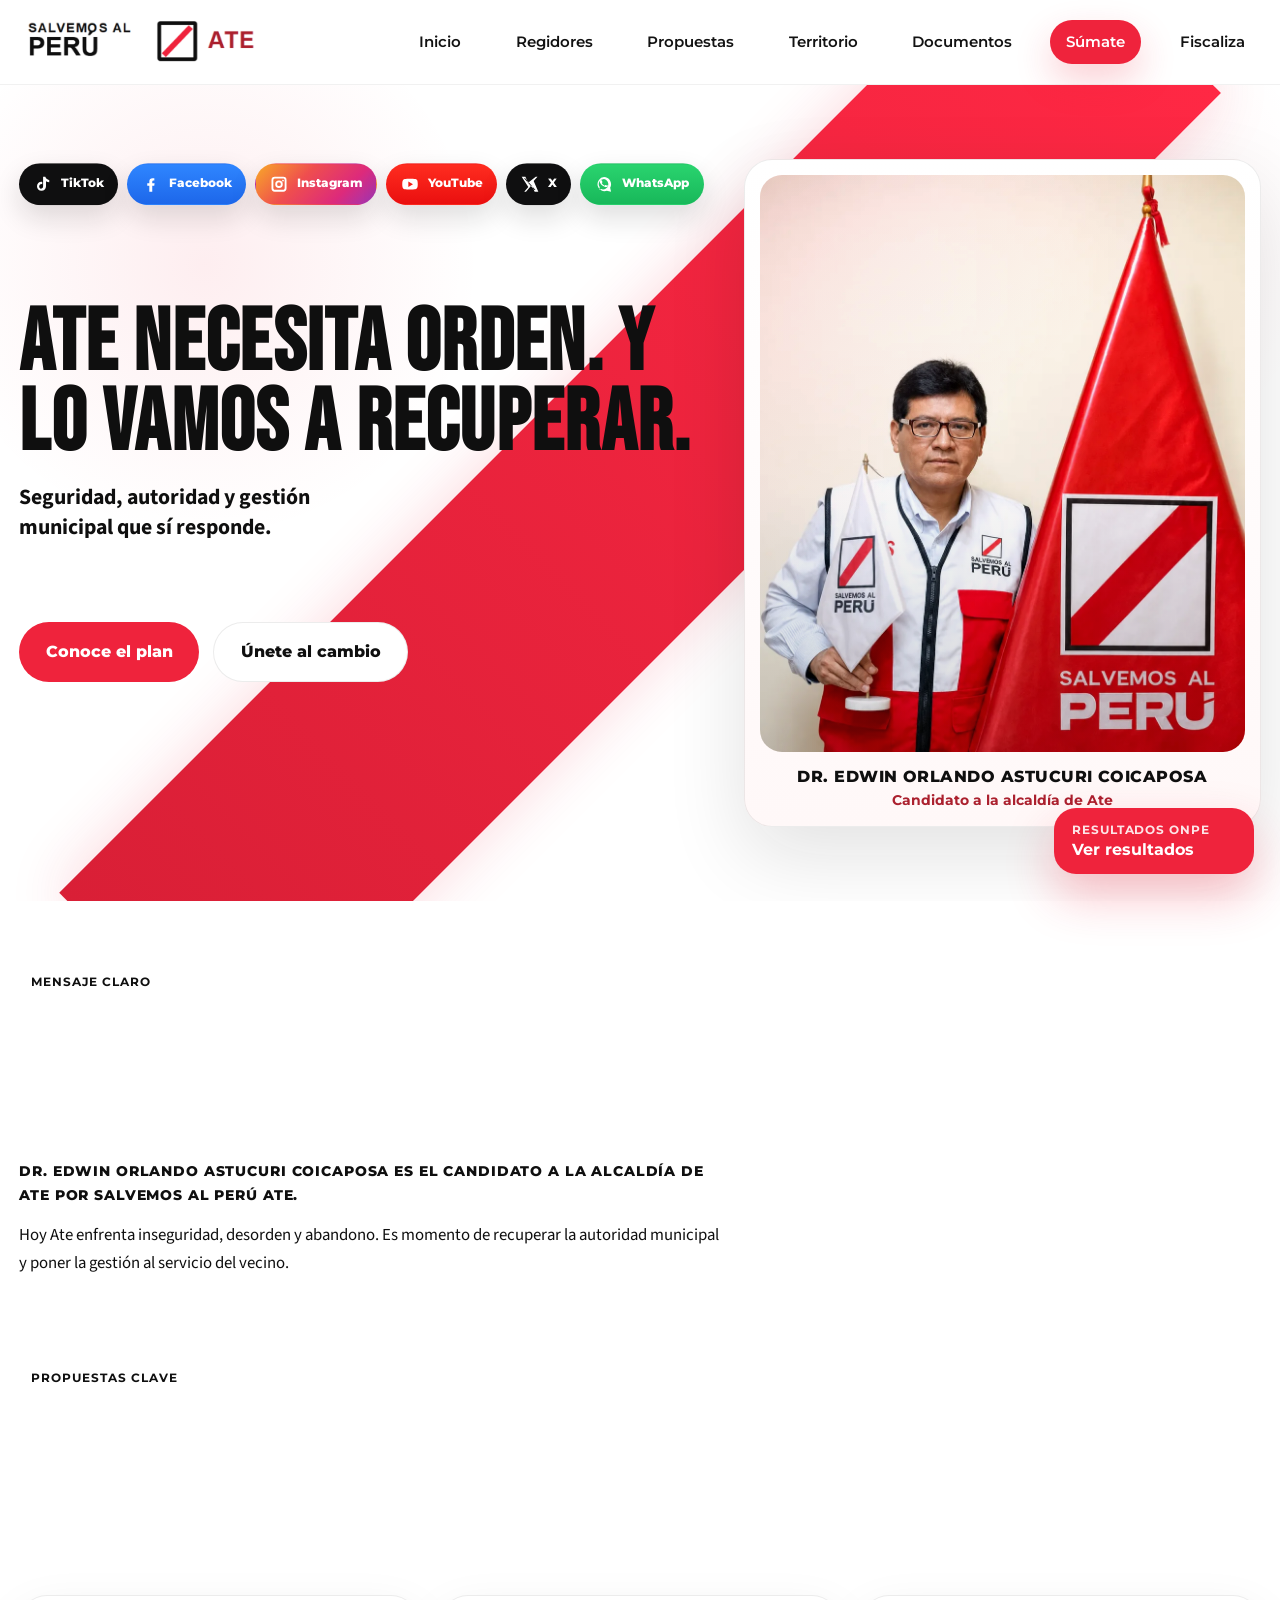
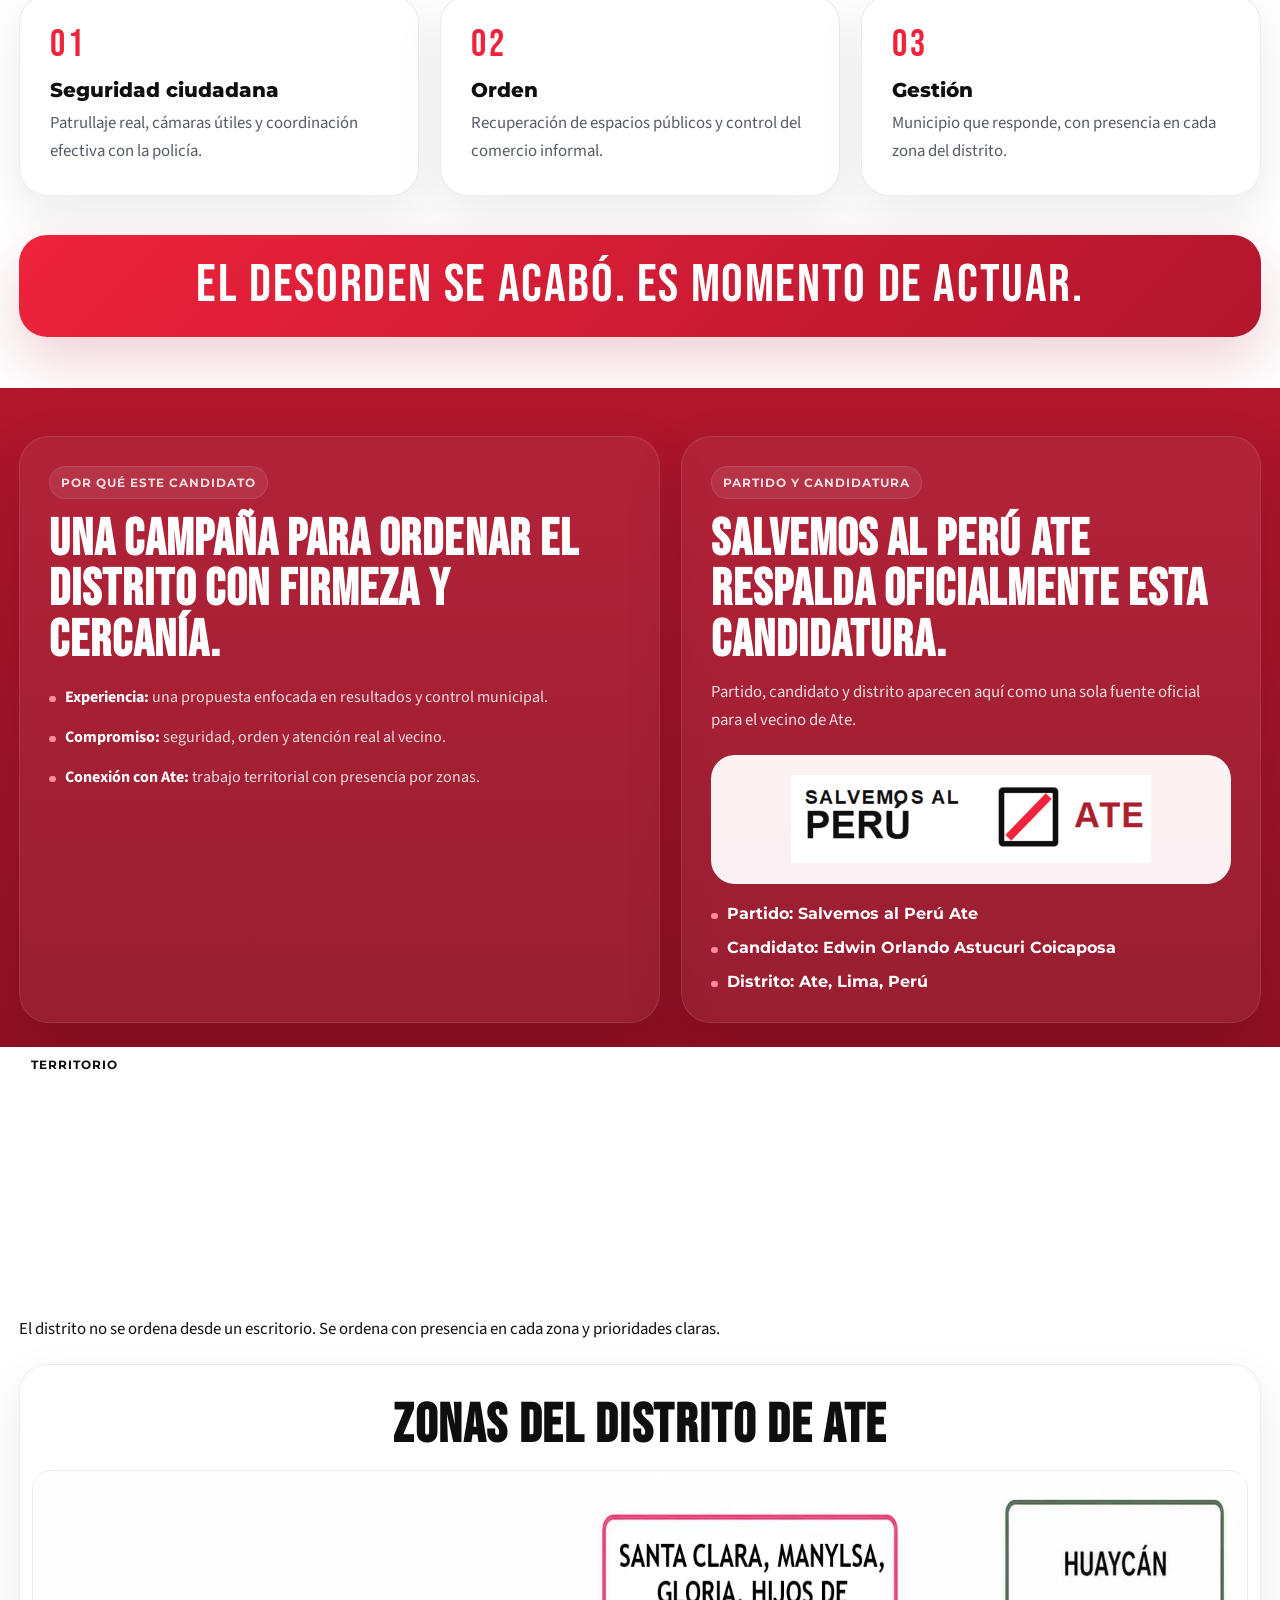
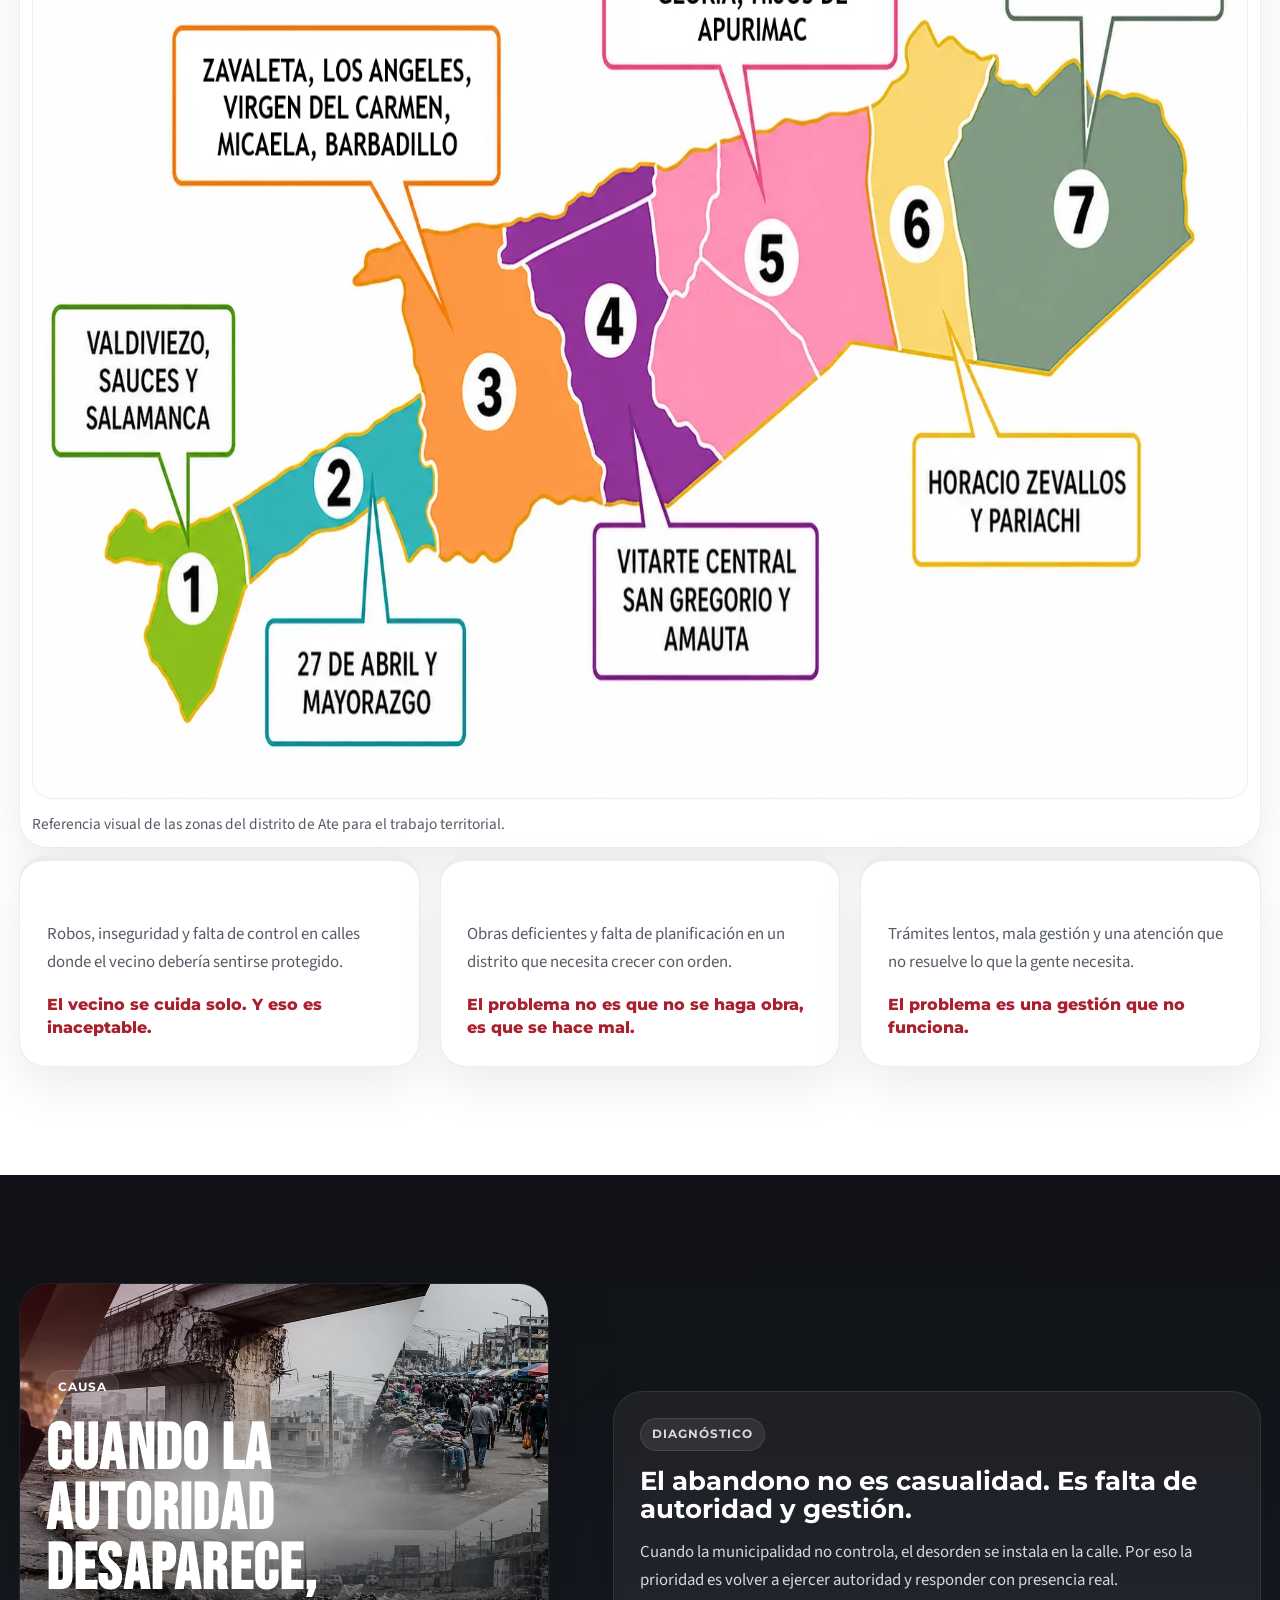
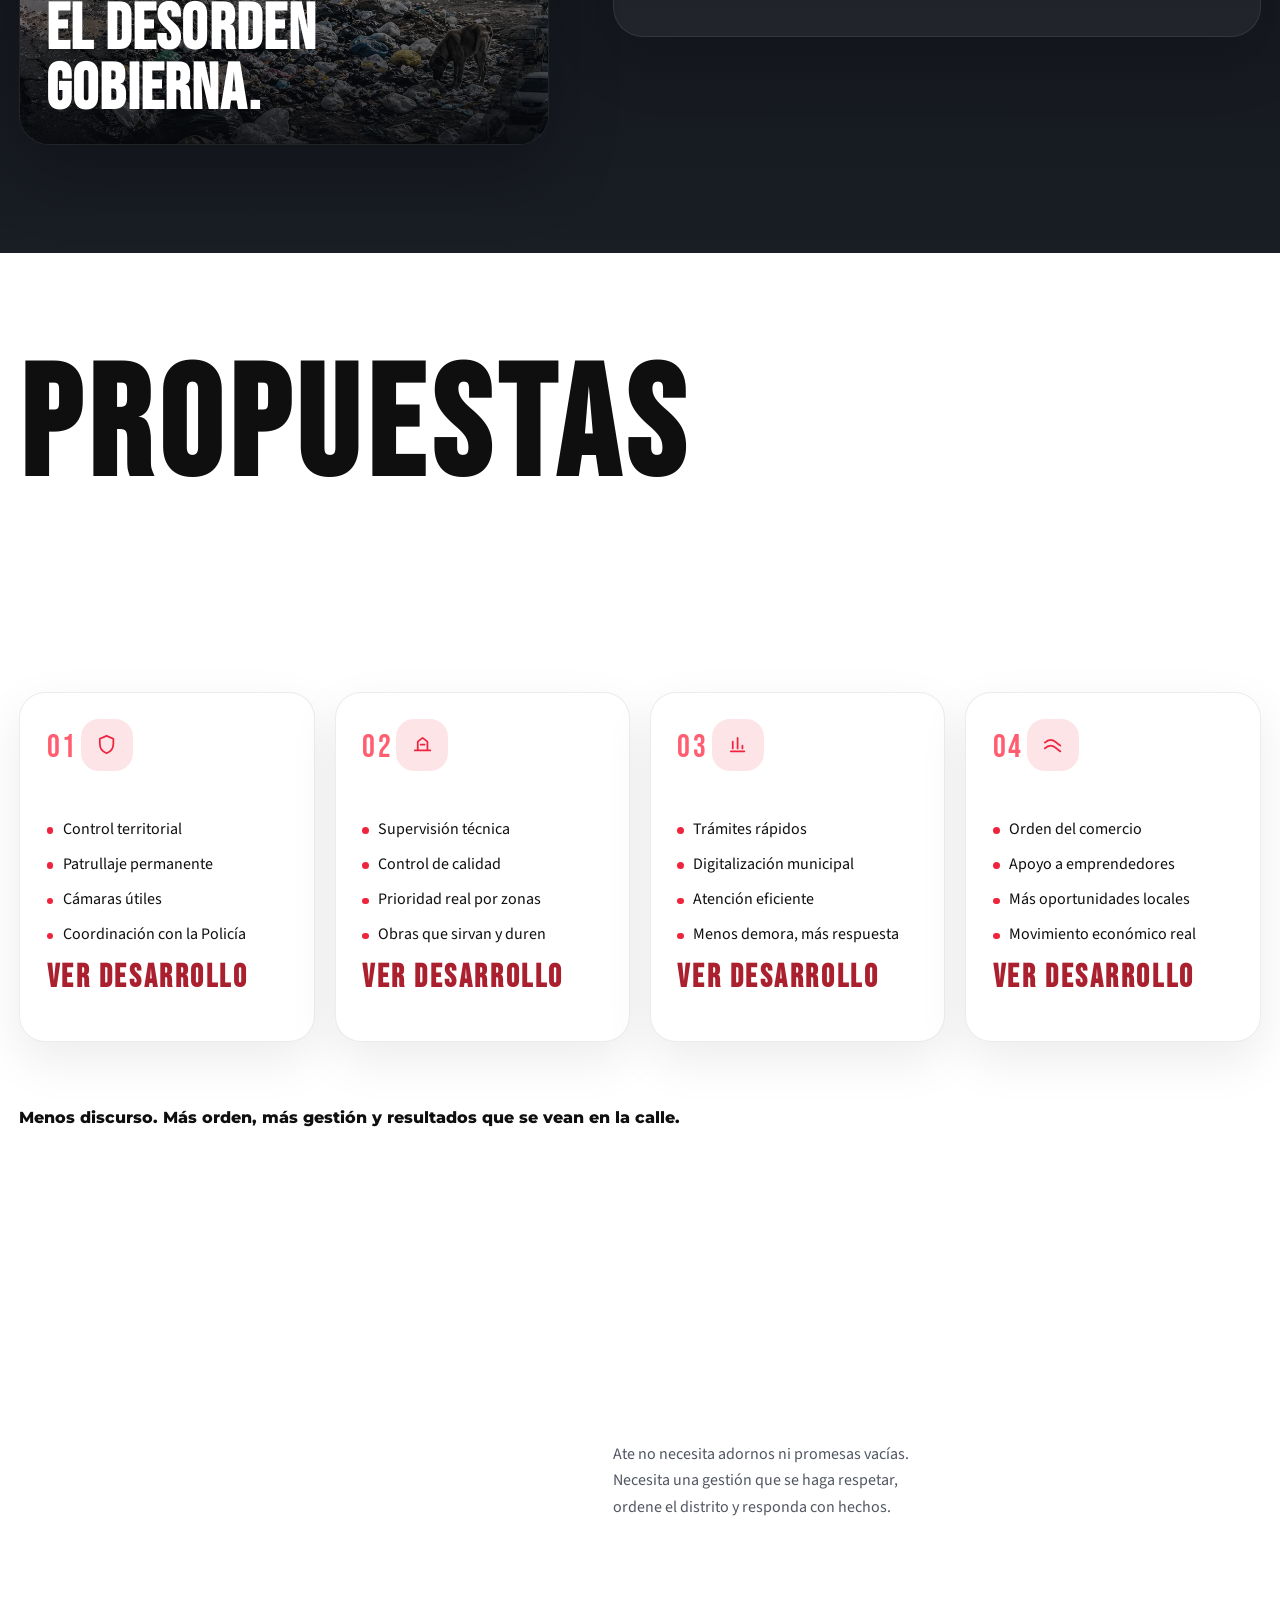
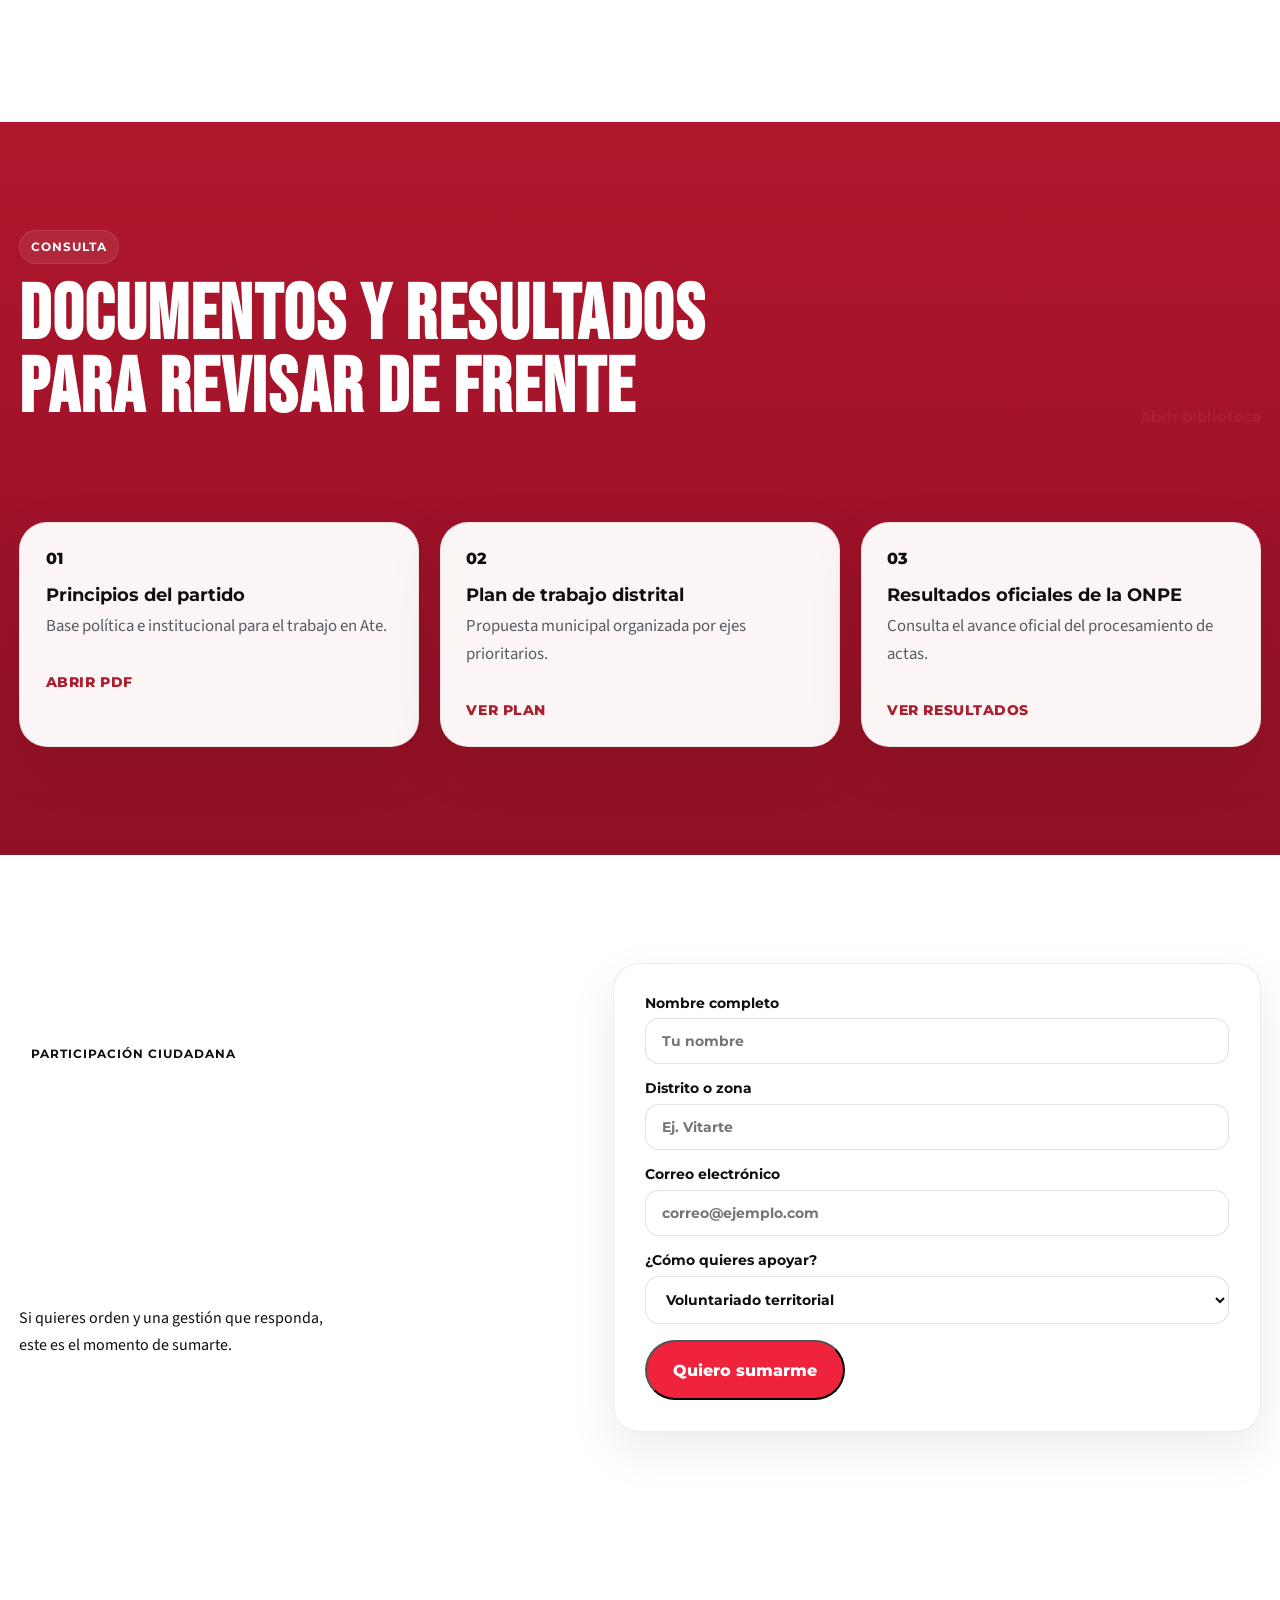
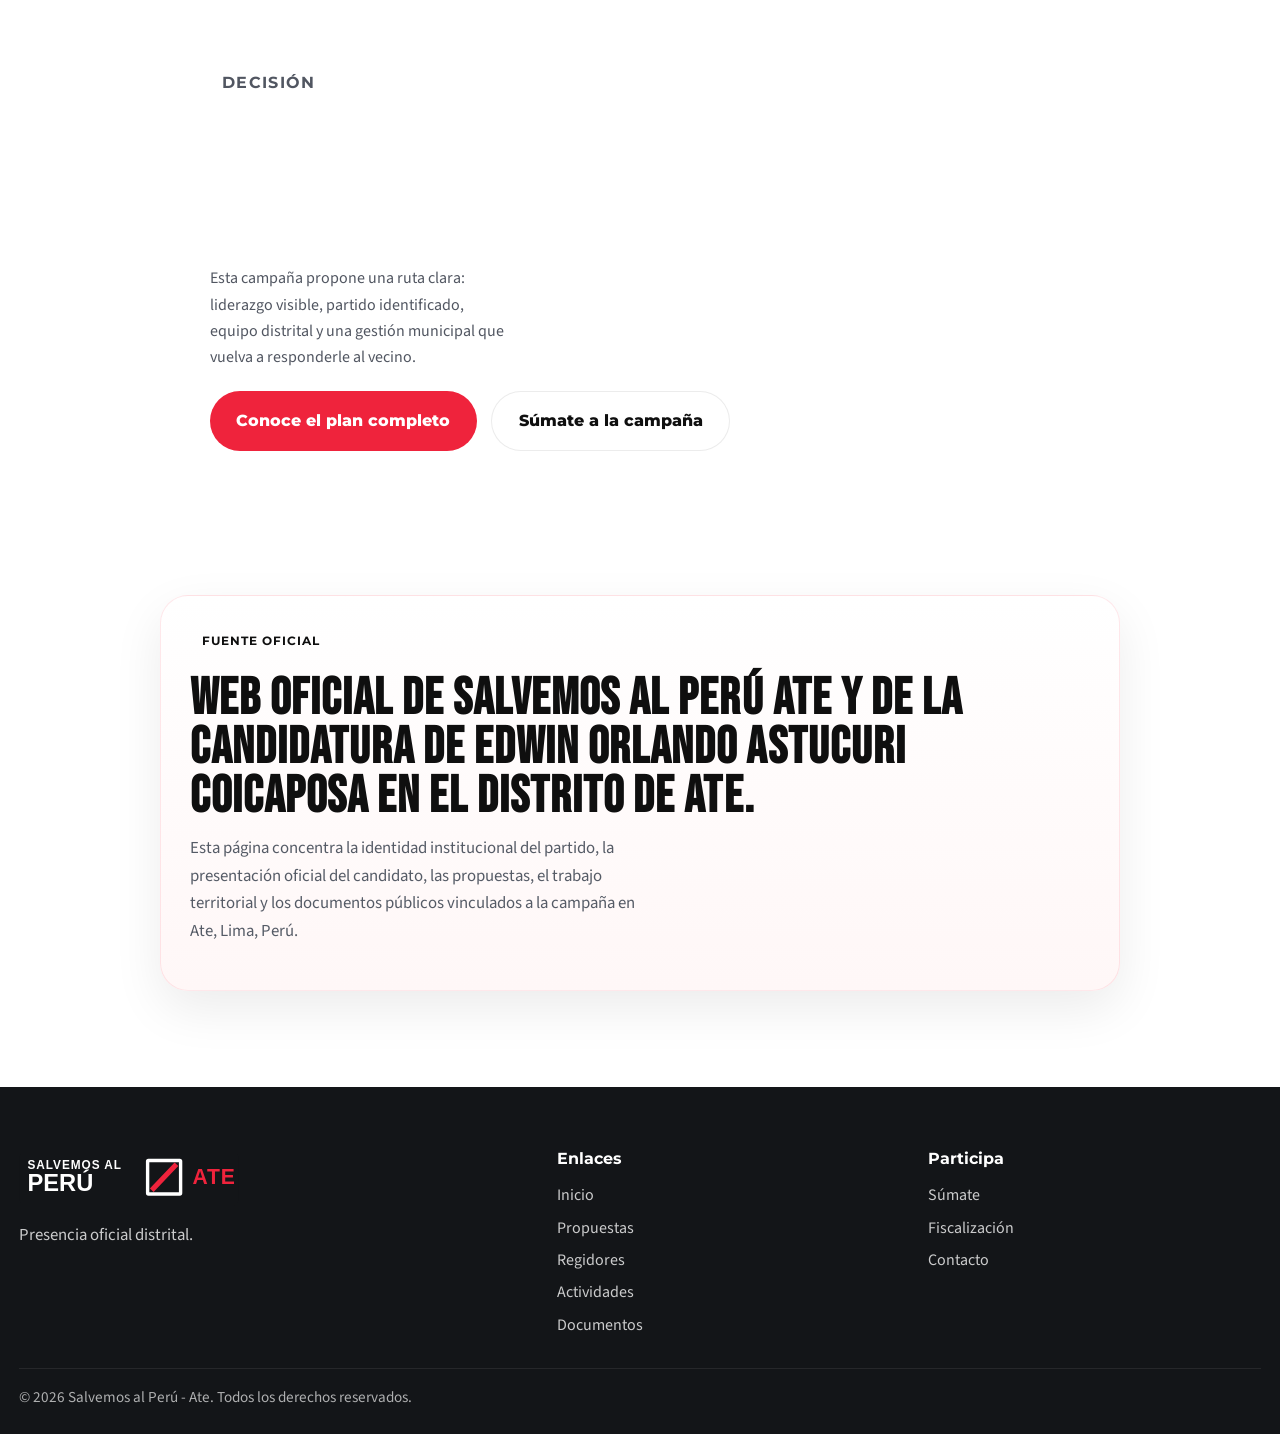
<file: index.html>
<!DOCTYPE html>
<html lang="es">
  <head>
    <meta charset="UTF-8" />
    <meta name="viewport" content="width=device-width, initial-scale=1.0" />
    <meta
      name="description"
      content="Sitio oficial de Edwin Orlando Astucuri Coicaposa y Salvemos al Perú Ate. Seguridad, autoridad y gestión municipal para recuperar el orden en Ate."
    />
    <meta name="robots" content="index,follow,max-image-preview:large" />
    <meta
      name="google-site-verification"
      content="google4dbe24638de59fb3.html"
    />
    <title>Edwin Astucuri | Candidato a la Alcaldía de Ate</title>
    <meta property="og:title" content="Edwin Astucuri | Candidato a la Alcaldía de Ate" />
    <meta
      property="og:description"
      content="Seguridad, autoridad y gestión municipal para recuperar el orden en el distrito de Ate."
    />
    <meta
      property="og:image"
      content="https://salvemosalperu-ate.org.pe/img/candidato-alcalde-ate-edwin-astucuri.jpg"
    />
    <meta property="og:image:width" content="1001" />
    <meta property="og:image:height" content="1571" />
    <meta property="og:image:type" content="image/jpeg" />
    <meta
      property="og:image:alt"
      content="Edwin Orlando Astucuri Coicaposa, candidato a la alcaldía de Ate"
    />
    <meta property="og:url" content="https://salvemosalperu-ate.org.pe/" />
    <meta property="og:type" content="website" />
    <meta property="og:site_name" content="Salvemos al Perú Ate" />
    <meta name="image" content="https://salvemosalperu-ate.org.pe/img/candidato-alcalde-ate-edwin-astucuri.jpg" />
    <link rel="image_src" href="https://salvemosalperu-ate.org.pe/img/candidato-alcalde-ate-edwin-astucuri.jpg" />
    <meta name="twitter:card" content="summary_large_image" />
    <meta name="twitter:title" content="Edwin Astucuri | Candidato a la Alcaldía de Ate" />
    <meta
      name="twitter:description"
      content="Conoce al candidato y al plan para recuperar orden, seguridad y autoridad municipal en Ate."
    />
    <meta
      name="twitter:image"
      content="https://salvemosalperu-ate.org.pe/img/candidato-alcalde-ate-edwin-astucuri.jpg"
    />
    <meta
      name="twitter:image:alt"
      content="Edwin Orlando Astucuri Coicaposa, candidato a la alcaldía de Ate"
    />
    <link rel="canonical" href="https://salvemosalperu-ate.org.pe/" />
    <link rel="icon" type="image/svg+xml" href="assets/favicon.svg" />
    <link rel="preconnect" href="https://fonts.googleapis.com" />
    <link rel="preconnect" href="https://fonts.gstatic.com" crossorigin />
    <link
      href="https://fonts.googleapis.com/css2?family=Bebas+Neue&family=Montserrat:wght@500;600;700;800&family=Source+Sans+3:wght@400;500;600;700&display=swap"
      rel="stylesheet"
    />
    <script type="application/ld+json">
      {
        "@context": "https://schema.org",
        "@graph": [
          {
            "@type": "WebSite",
            "@id": "https://salvemosalperu-ate.org.pe/#website",
            "url": "https://salvemosalperu-ate.org.pe/",
            "name": "Salvemos al Perú Ate",
            "publisher": { "@id": "https://salvemosalperu-ate.org.pe/#party" },
            "inLanguage": "es-PE"
          },
          {
            "@type": "WebPage",
            "@id": "https://salvemosalperu-ate.org.pe/#webpage",
            "url": "https://salvemosalperu-ate.org.pe/",
            "name": "Edwin Astucuri | Candidato a la Alcaldía de Ate",
            "description": "Sitio oficial de Edwin Orlando Astucuri Coicaposa y Salvemos al Perú Ate. Seguridad, autoridad y gestión municipal para recuperar el orden en Ate.",
            "isPartOf": { "@id": "https://salvemosalperu-ate.org.pe/#website" },
            "publisher": { "@id": "https://salvemosalperu-ate.org.pe/#party" },
            "about": [
              { "@id": "https://salvemosalperu-ate.org.pe/#party" },
              { "@id": "https://salvemosalperu-ate.org.pe/#candidate" },
              { "@id": "https://salvemosalperu-ate.org.pe/#district" }
            ],
            "primaryImageOfPage": { "@id": "https://salvemosalperu-ate.org.pe/#candidate-image" }
          },
          {
            "@type": "ImageObject",
            "@id": "https://salvemosalperu-ate.org.pe/#logo-image",
            "url": "https://salvemosalperu-ate.org.pe/img/logo-partido-salvemos-al-peru-ate.png",
            "contentUrl": "https://salvemosalperu-ate.org.pe/img/logo-partido-salvemos-al-peru-ate.png",
            "caption": "Logo oficial de Salvemos al Perú Ate",
            "width": 1200,
            "height": 295
          },
          {
            "@type": "ImageObject",
            "@id": "https://salvemosalperu-ate.org.pe/#candidate-image",
            "url": "https://salvemosalperu-ate.org.pe/img/candidato-alcalde-ate-edwin-astucuri.jpg",
            "contentUrl": "https://salvemosalperu-ate.org.pe/img/candidato-alcalde-ate-edwin-astucuri.jpg",
            "caption": "Edwin Orlando Astucuri Coicaposa, candidato a la alcaldía de Ate por Salvemos al Perú Ate",
            "width": 1001,
            "height": 1571
          },
          {
            "@type": "Place",
            "@id": "https://salvemosalperu-ate.org.pe/#district",
            "name": "Distrito de Ate",
            "address": {
              "@type": "PostalAddress",
              "addressLocality": "Ate",
              "addressRegion": "Lima",
              "addressCountry": "PE"
            }
          },
          {
            "@type": "PoliticalParty",
            "@id": "https://salvemosalperu-ate.org.pe/#party",
            "name": "Salvemos al Perú Ate",
            "alternateName": "Salvemos al Perú - Ate",
            "url": "https://salvemosalperu-ate.org.pe/",
            "logo": { "@id": "https://salvemosalperu-ate.org.pe/#logo-image" },
            "image": { "@id": "https://salvemosalperu-ate.org.pe/#logo-image" },
            "description": "Organización política distrital Salvemos al Perú Ate, enfocada en recuperar autoridad, seguridad y gestión municipal en el distrito de Ate.",
            "slogan": "Orden, seguridad y autoridad para Ate",
            "areaServed": { "@id": "https://salvemosalperu-ate.org.pe/#district" },
            "member": { "@id": "https://salvemosalperu-ate.org.pe/#candidate" }
          },
          {
            "@type": "Person",
            "@id": "https://salvemosalperu-ate.org.pe/#candidate",
            "name": "Edwin Orlando Astucuri Coicaposa",
            "jobTitle": "Candidato a la alcaldía de Ate",
            "url": "https://salvemosalperu-ate.org.pe/",
            "image": { "@id": "https://salvemosalperu-ate.org.pe/#candidate-image" },
            "affiliation": { "@id": "https://salvemosalperu-ate.org.pe/#party" },
            "worksFor": { "@id": "https://salvemosalperu-ate.org.pe/#party" },
            "memberOf": { "@id": "https://salvemosalperu-ate.org.pe/#party" },
            "homeLocation": { "@id": "https://salvemosalperu-ate.org.pe/#district" },
            "mainEntityOfPage": { "@id": "https://salvemosalperu-ate.org.pe/#webpage" }
          }
        ]
      }
    </script>
    <link rel="stylesheet" href="styles.css" />
  </head>
  <body>
    <div class="site-shell">
      <header class="site-header">
        <div class="container header-inner">
          <a class="brand" href="#inicio" aria-label="Ir al inicio">
            <img
              src="img/logo-partido-salvemos-al-peru-ate.png"
              alt="Logo oficial de Salvemos al Perú Ate"
              width="1200"
              height="295"
            />
          </a>
          <button
            class="nav-toggle"
            type="button"
            aria-expanded="false"
            aria-controls="site-nav"
          >
            <span></span>
            <span></span>
            <span></span>
          </button>
          <nav class="site-nav" id="site-nav">
            <a href="#inicio">Inicio</a>
            <a href="regidores.html">Regidores</a>
            <a href="#propuestas">Propuestas</a>
            <a href="#territorio">Territorio</a>
            <a href="#documentos">Documentos</a>
            <a href="#sumate">Súmate</a>
            <a class="nav-cta" href="fiscalizacion.html">Fiscaliza</a>
          </nav>
        </div>
      </header>

      <main class="home-main">
        <section class="home-hero" id="inicio">
          <div class="home-hero-glow"></div>
          <div class="home-hero-stripe"></div>
          <div class="container home-hero-grid">
            <div class="home-hero-copy">
              <h1>ATE NECESITA ORDEN. Y LO VAMOS A RECUPERAR.</h1>
              <p class="home-hero-lead">
                Seguridad, autoridad y gestión municipal que sí responde.
              </p>
              <div class="home-social-row" aria-label="Redes sociales de campaña">
                <a class="home-social-button home-social-tiktok" href="https://www.tiktok.com/@salvemosalperu" target="_blank" rel="noopener noreferrer" aria-label="TikTok de campaña">
                  <svg viewBox="0 0 24 24" aria-hidden="true"><path d="M14.8 3c.4 1.3 1.1 2.2 2 2.9.9.7 1.8 1.1 2.7 1.2v2.7c-1.4-.1-2.7-.5-3.9-1.2v6c0 1.6-.5 2.9-1.5 3.9s-2.3 1.5-3.9 1.5-2.9-.5-3.9-1.5-1.5-2.3-1.5-3.9.5-2.9 1.5-3.9 2.3-1.5 3.9-1.5c.3 0 .6 0 .9.1V12a4.6 4.6 0 0 0-.9-.1c-.8 0-1.5.3-2 .8s-.8 1.2-.8 2 .3 1.5.8 2 .7.8 1.2.7c.7 0 1.4-.2 1.9-.7.5-.5.8-1.1.8-1.9V3h2.7Z"/></svg>
                  <span>TikTok</span>
                </a>
                <a class="home-social-button home-social-facebook" href="https://www.facebook.com/p/Salvemos-al-Per%C3%BA-100095341013350/" target="_blank" rel="noopener noreferrer" aria-label="Facebook de campaña">
                  <svg viewBox="0 0 24 24" aria-hidden="true"><path d="M13.5 21v-7h2.4l.4-3h-2.8V9.1c0-.9.3-1.6 1.7-1.6H16V4.9c-.3 0-1.2-.1-2.2-.1-2.2 0-3.8 1.3-3.8 4V11H7.5v3H10v7h3.5Z"/></svg>
                  <span>Facebook</span>
                </a>
                <a class="home-social-button home-social-instagram" href="https://www.instagram.com/salvemosalperu/" target="_blank" rel="noopener noreferrer" aria-label="Instagram de campaña">
                  <svg viewBox="0 0 24 24" aria-hidden="true"><path d="M7 3h10a4 4 0 0 1 4 4v10a4 4 0 0 1-4 4H7a4 4 0 0 1-4-4V7a4 4 0 0 1 4-4Zm0 2.2A1.8 1.8 0 0 0 5.2 7v10c0 1 .8 1.8 1.8 1.8h10c1 0 1.8-.8 1.8-1.8V7c0-1-.8-1.8-1.8-1.8H7Zm5 2.3A4.5 4.5 0 1 1 7.5 12 4.5 4.5 0 0 1 12 7.5Zm0 2.2A2.3 2.3 0 1 0 14.3 12 2.3 2.3 0 0 0 12 9.7Zm4.8-3.1a1.1 1.1 0 1 1-1.1 1.1c0-.6.5-1.1 1.1-1.1Z"/></svg>
                  <span>Instagram</span>
                </a>
                <a class="home-social-button home-social-youtube" href="https://www.youtube.com/@salvemosalperu7536" target="_blank" rel="noopener noreferrer" aria-label="YouTube de campaña">
                  <svg viewBox="0 0 24 24" aria-hidden="true"><path d="M21 8.5c-.2-1.4-1.2-2.4-2.6-2.6C16.8 5.7 14.5 5.5 12 5.5s-4.8.2-6.4.4A3.2 3.2 0 0 0 3 8.5c-.2 1.3-.3 2.4-.3 3.5s.1 2.2.3 3.5c.2 1.4 1.2 2.4 2.6 2.6 1.6.2 3.9.4 6.4.4s4.8-.2 6.4-.4a3.2 3.2 0 0 0 2.6-2.6c.2-1.3.3-2.4.3-3.5s-.1-2.2-.3-3.5ZM10 15.3V8.7l5.6 3.3L10 15.3Z"/></svg>
                  <span>YouTube</span>
                </a>
                <a class="home-social-button home-social-x" href="#" aria-label="X de campaña">
                  <svg viewBox="0 0 24 24" aria-hidden="true"><path d="M18.9 3H21l-4.6 5.3L22 21h-4.4l-3.5-7.9L7.2 21H5.1l4.9-5.6L2 3h4.5l3.2 7.2L18.9 3Zm-1.5 16h1.2L6.1 4.9H4.8L17.4 19Z"/></svg>
                  <span>X</span>
                </a>
                <a class="home-social-button home-social-whatsapp" href="https://whatsapp.com/channel/0029VbCcKIyJENy4iEpwBK2c" target="_blank" rel="noopener noreferrer" aria-label="WhatsApp de campaña">
                  <svg viewBox="0 0 24 24" aria-hidden="true"><path d="M12 3.5a8.5 8.5 0 0 1 7.4 12.7L20.5 21l-5-1A8.5 8.5 0 1 1 12 3.5Zm0 2.2a6.3 6.3 0 0 0-5.4 9.5l.3.5-.6 2.8 2.8-.6.5.3A6.3 6.3 0 1 0 12 5.7Zm3.5 8c-.2-.1-1.2-.6-1.4-.7-.2-.1-.3-.1-.5.1l-.4.6c-.1.2-.3.2-.5.1-.2-.1-1-.4-1.9-1.3-.7-.6-1.2-1.4-1.3-1.6-.1-.2 0-.4.1-.5l.3-.4.2-.3a.5.5 0 0 0 0-.4l-.7-1.7c-.2-.4-.3-.3-.5-.3h-.4c-.2 0-.4.1-.6.3-.2.2-.8.7-.8 1.8s.8 2 1 2.1c.1.2 1.6 2.5 4 3.4.6.2 1 .4 1.4.5.6.2 1.1.2 1.5.1.5-.1 1.2-.5 1.4-1 .2-.5.2-1 .1-1.1 0-.1-.2-.1-.4-.2Z"/></svg>
                  <span>WhatsApp</span>
                </a>
              </div>
              <div class="home-hero-actions">
                <a class="button button-primary" href="#propuestas">Conoce el plan</a>
                <a class="button button-secondary" href="#sumate">Únete al cambio</a>
              </div>
            </div>
            <aside class="home-candidate-panel" id="regidores">
              <figure class="home-candidate-photo">
                <picture>
                  <source
                    srcset="img/candidato-alcalde-ate-edwin-astucuri.webp"
                    type="image/webp"
                  />
                  <img
                    src="img/candidato-alcalde-ate-edwin-astucuri.jpg"
                    alt="Edwin Orlando Astucuri Coicaposa, candidato a la alcaldía de Ate por Salvemos al Perú Ate"
                    width="1001"
                    height="1571"
                    fetchpriority="high"
                  />
                </picture>
                <figcaption class="home-candidate-caption">
                  <strong>DR. EDWIN ORLANDO ASTUCURI COICAPOSA</strong>
                  <span>Candidato a la alcaldía de Ate</span>
                </figcaption>
              </figure>
            </aside>
          </div>
        </section>

        <section class="home-section home-message home-section-light" id="mensaje">
          <div class="container home-stack">
            <div class="home-heading-block">
              <p class="home-section-tag">Mensaje claro</p>
              <h2>Un distrito sin control no puede avanzar</h2>
              <p class="home-message-identity">
                Dr. Edwin Orlando Astucuri Coicaposa es el candidato a la alcaldía
                de Ate por Salvemos al Perú Ate.
              </p>
              <p>
                Hoy Ate enfrenta inseguridad, desorden y abandono. Es momento
                de recuperar la autoridad municipal y poner la gestión al
                servicio del vecino.
              </p>
            </div>
          </div>
        </section>

        <section class="home-section home-campaign-priorities home-section-light" id="prioridades">
          <div class="container home-stack">
            <div class="home-heading-block">
              <p class="home-section-tag">Propuestas clave</p>
              <h2>Tres decisiones para empezar a ordenar Ate</h2>
            </div>
            <div class="home-priority-grid">
              <a class="home-priority-card" href="seguridad.html" aria-label="Ir a la propuesta de seguridad ciudadana">
                <span class="home-priority-index">01</span>
                <h3>Seguridad ciudadana</h3>
                <p>Patrullaje real, cámaras útiles y coordinación efectiva con la policía.</p>
              </a>
              <a class="home-priority-card" href="obras.html" aria-label="Ir a la propuesta de orden urbano y obras">
                <span class="home-priority-index">02</span>
                <h3>Orden</h3>
                <p>Recuperación de espacios públicos y control del comercio informal.</p>
              </a>
              <a class="home-priority-card" href="gestion.html" aria-label="Ir a la propuesta de recuperación municipal">
                <span class="home-priority-index">03</span>
                <h3>Gestión</h3>
                <p>Municipio que responde, con presencia en cada zona del distrito.</p>
              </a>
            </div>
            <div class="home-impact-quote">
              <p>El desorden se acabó. Es momento de actuar.</p>
            </div>
          </div>
        </section>

        <section class="home-section home-ticket home-section-red" id="identidad-oficial">
          <div class="container home-ticket-grid">
            <article class="home-ticket-card">
              <p class="home-section-tag">Por qué este candidato</p>
              <h2>Una campaña para ordenar el distrito con firmeza y cercanía.</h2>
              <ul class="home-ticket-list">
                <li><strong>Experiencia:</strong> una propuesta enfocada en resultados y control municipal.</li>
                <li><strong>Compromiso:</strong> seguridad, orden y atención real al vecino.</li>
                <li><strong>Conexión con Ate:</strong> trabajo territorial con presencia por zonas.</li>
              </ul>
            </article>
            <article class="home-ticket-card home-ticket-party">
              <p class="home-section-tag">Partido y candidatura</p>
              <h2>Salvemos al Perú Ate respalda oficialmente esta candidatura.</h2>
              <p>
                Partido, candidato y distrito aparecen aquí como una sola fuente
                oficial para el vecino de Ate.
              </p>
              <div class="home-ticket-brand">
                <img
                  src="img/logo-partido-salvemos-al-peru-ate.png"
                  alt="Logo oficial del partido político Salvemos al Perú Ate"
                  width="1200"
                  height="295"
                />
              </div>
              <ul class="home-identity-list">
                <li>Partido: Salvemos al Perú Ate</li>
                <li>Candidato: Edwin Orlando Astucuri Coicaposa</li>
                <li>Distrito: Ate, Lima, Perú</li>
              </ul>
            </article>
          </div>
        </section>

        <section class="home-section home-problem home-section-light" id="territorio">
          <div class="container home-stack">
            <div class="home-heading-block home-territory-intro">
              <p class="home-section-tag">Territorio</p>
              <h2>Para gobernar Ate hay que entenderlo zona por zona.</h2>
              <p>
                El distrito no se ordena desde un escritorio. Se ordena con
                presencia en cada zona y prioridades claras.
              </p>
            </div>
            <figure class="home-territory-map">
              <h2 class="home-territory-title">ZONAS DEL DISTRITO DE ATE</h2>
              <img
                src="assets/territory/mapa-zonas-distrito-ate.webp"
                alt="Mapa de zonificación de las zonas del distrito de Ate"
                width="1694"
                height="929"
                loading="lazy"
                decoding="async"
              />
              <figcaption>
                Referencia visual de las zonas del distrito de Ate para el trabajo territorial.
              </figcaption>
            </figure>
            <div class="home-problem-grid">
              <a class="home-problem-item home-problem-card" href="seguridad.html" aria-label="Ir a la propuesta de seguridad">
                <strong>Ate vive con miedo</strong>
                <p>Robos, inseguridad y falta de control en calles donde el vecino debería sentirse protegido.</p>
                <em class="home-problem-quote">El vecino se cuida solo. Y eso es inaceptable.</em>
              </a>
              <a class="home-problem-item home-problem-card" href="obras.html" aria-label="Ir a la propuesta de obras">
                <strong>Ate crece mal</strong>
                <p>Obras deficientes y falta de planificación en un distrito que necesita crecer con orden.</p>
                <em class="home-problem-quote">El problema no es que no se haga obra, es que se hace mal.</em>
              </a>
              <a class="home-problem-item home-problem-card" href="gestion.html" aria-label="Ir a la propuesta de gestión">
                <strong>La municipalidad no responde</strong>
                <p>Trámites lentos, mala gestión y una atención que no resuelve lo que la gente necesita.</p>
                <em class="home-problem-quote">El problema es una gestión que no funciona.</em>
              </a>
            </div>
          </div>
        </section>

        <section class="home-section home-cause home-section-red">
          <div class="container home-split">
            <figure class="home-cause-visual">
              <img
                src="assets/problems/problemas-urbanos-ate.webp"
                alt="Collage visual de inseguridad, obras deterioradas, desorden comercial, basura y tráfico caótico en Ate"
                width="1774"
                height="887"
                loading="lazy"
                decoding="async"
              />
              <figcaption>
                <p class="home-section-tag">Causa</p>
                <h2>Cuando la autoridad desaparece, el desorden gobierna.</h2>
              </figcaption>
            </figure>
            <aside class="home-cause-copy">
              <p class="home-section-tag">Diagnóstico</p>
              <h3>El abandono no es casualidad. Es falta de autoridad y gestión.</h3>
              <p>
                Cuando la municipalidad no controla, el desorden se instala en
                la calle. Por eso la prioridad es volver a ejercer autoridad y
                responder con presencia real.
              </p>
            </aside>
          </div>
        </section>

        <section class="home-section home-proposal home-section-light" id="propuestas">
          <div class="container home-stack">
            <div class="home-heading-block">
              <p class="home-section-tag home-section-tag-xl">Propuestas</p>
              <h2>Plan técnico para recuperar Ate</h2>
            </div>
            <div class="home-axis-grid">
              <a class="home-axis-item home-axis-card" href="seguridad.html" aria-label="Ir a la propuesta de seguridad">
                <span>01</span>
                <div class="home-axis-icon" aria-hidden="true">
                  <svg viewBox="0 0 24 24" role="presentation">
                    <path d="M12 3 5 6v5c0 5 3.4 8.5 7 10 3.6-1.5 7-5 7-10V6l-7-3Z" />
                  </svg>
                </div>
                <h3>Seguridad</h3>
                <ul class="home-axis-list">
                  <li>Control territorial</li>
                  <li>Patrullaje permanente</li>
                  <li>Cámaras útiles</li>
                  <li>Coordinación con la Policía</li>
                </ul>
                <span class="text-link home-axis-link">Ver desarrollo</span>
              </a>
              <a class="home-axis-item home-axis-card" href="obras.html" aria-label="Ir a la propuesta de obras">
                <span>02</span>
                <div class="home-axis-icon" aria-hidden="true">
                  <svg viewBox="0 0 24 24" role="presentation">
                    <path d="M4 18h16M7 18V9l5-4 5 4v9M10 12h4" />
                  </svg>
                </div>
                <h3>Obras</h3>
                <ul class="home-axis-list">
                  <li>Supervisión técnica</li>
                  <li>Control de calidad</li>
                  <li>Prioridad real por zonas</li>
                  <li>Obras que sirvan y duren</li>
                </ul>
                <span class="text-link home-axis-link">Ver desarrollo</span>
              </a>
              <a class="home-axis-item home-axis-card" href="gestion.html" aria-label="Ir a la propuesta de gestión">
                <span>03</span>
                <div class="home-axis-icon" aria-hidden="true">
                  <svg viewBox="0 0 24 24" role="presentation">
                    <path d="M5 19h14M7 16V9M12 16V5M17 16v-3" />
                  </svg>
                </div>
                <h3>Gestión</h3>
                <ul class="home-axis-list">
                  <li>Trámites rápidos</li>
                  <li>Digitalización municipal</li>
                  <li>Atención eficiente</li>
                  <li>Menos demora, más respuesta</li>
                </ul>
                <span class="text-link home-axis-link">Ver desarrollo</span>
              </a>
              <a class="home-axis-item home-axis-card" href="desarrollo.html" aria-label="Ir a la propuesta de desarrollo">
                <span>04</span>
                <div class="home-axis-icon" aria-hidden="true">
                  <svg viewBox="0 0 24 24" role="presentation">
                    <path d="M4 16c2-2 4-3 6-3s4 1 6 3 4 3 4 3M4 10c2-2 4-3 6-3s4 1 6 3 4 3 4 3" />
                  </svg>
                </div>
                <h3>Desarrollo</h3>
                <ul class="home-axis-list">
                  <li>Orden del comercio</li>
                  <li>Apoyo a emprendedores</li>
                  <li>Más oportunidades locales</li>
                  <li>Movimiento económico real</li>
                </ul>
                <span class="text-link home-axis-link">Ver desarrollo</span>
              </a>
            </div>
            <p class="home-impact-line">
              Menos discurso. Más orden, más gestión y resultados que se vean en la calle.
            </p>
          </div>
        </section>

        <section class="home-section home-differential home-section-red">
          <div class="container home-split">
            <div class="home-heading-block">
              <p class="home-section-tag">Mensaje central</p>
              <h2>La autoridad municipal tiene que volver a la calle</h2>
            </div>
            <div class="home-copy-block">
              <p>
                Ate no necesita adornos ni promesas vacías. Necesita una gestión
                que se haga respetar, ordene el distrito y responda con hechos.
              </p>
            </div>
          </div>
        </section>

        <section class="home-section home-documents home-section-red" id="documentos">
          <div class="container home-stack">
            <div class="section-head">
              <div class="home-heading-block">
                <p class="home-section-tag">Consulta</p>
                <h2>Documentos y resultados para revisar de frente</h2>
              </div>
              <a class="text-link" href="documentos.html">Abrir biblioteca</a>
            </div>
            <div class="document-grid">
              <a
                class="document-card"
                href="assets/docs/principios-partido.pdf"
                target="_blank"
                rel="noopener noreferrer"
              >
                <span>01</span>
                <strong>Principios del partido</strong>
                <p>Base política e institucional para el trabajo en Ate.</p>
                <em class="document-link">Abrir PDF</em>
              </a>
              <a class="document-card" href="propuestas.html">
                <span>02</span>
                <strong>Plan de trabajo distrital</strong>
                <p>Propuesta municipal organizada por ejes prioritarios.</p>
                <em class="document-link">Ver plan</em>
              </a>
              <a
                class="document-card"
                href="https://resultadoelectoral.onpe.gob.pe/"
                target="_blank"
                rel="noopener noreferrer"
              >
                <span>03</span>
                <strong>Resultados oficiales de la ONPE</strong>
                <p>Consulta el avance oficial del procesamiento de actas.</p>
                <em class="document-link">Ver resultados</em>
              </a>
            </div>
          </div>
        </section>

        <section class="home-section home-cta home-section-light" id="sumate">
          <div class="container home-cta-grid">
            <div class="home-heading-block">
              <p class="home-section-tag">Participación ciudadana</p>
              <h2>El cambio en Ate también se organiza</h2>
              <p class="home-cta-copy">
                Si quieres orden y una gestión que responda, este es el momento
                de sumarte.
              </p>
            </div>
            <form class="join-form home-join-form">
              <label>
                Nombre completo
                <input type="text" name="nombre" placeholder="Tu nombre" />
              </label>
              <label>
                Distrito o zona
                <input type="text" name="zona" placeholder="Ej. Vitarte" />
              </label>
              <label>
                Correo electrónico
                <input type="email" name="correo" placeholder="correo@ejemplo.com" />
              </label>
              <label>
                ¿Cómo quieres apoyar?
                <select name="apoyo">
                  <option>Voluntariado territorial</option>
                  <option>Difusión digital</option>
                  <option>Fiscalización ciudadana</option>
                  <option>Juventudes</option>
                </select>
              </label>
              <button class="button button-primary" type="button">
                Quiero sumarme
              </button>
            </form>
          </div>
        </section>

        <section class="home-section home-final">
          <div class="container home-final-wrap">
            <p class="home-section-tag">Decisión</p>
            <h2>Ate puede seguir igual o volver a ponerse de pie</h2>
            <p>
              Esta campaña propone una ruta clara: liderazgo visible, partido
              identificado, equipo distrital y una gestión municipal que vuelva
              a responderle al vecino.
            </p>
            <div class="home-final-actions">
              <a class="button button-primary" href="#propuestas">Conoce el plan completo</a>
              <a class="button button-ghost" href="#sumate">Súmate a la campaña</a>
            </div>
          </div>
        </section>

        <section class="home-section home-official-source home-section-light" id="fuente-oficial">
          <div class="container home-official-source-wrap">
            <p class="home-section-tag">Fuente oficial</p>
            <h2>Web oficial de Salvemos al Perú Ate y de la candidatura de Edwin Orlando Astucuri Coicaposa en el distrito de Ate.</h2>
            <p>
              Esta página concentra la identidad institucional del partido,
              la presentación oficial del candidato, las propuestas, el trabajo
              territorial y los documentos públicos vinculados a la campaña en
              Ate, Lima, Perú.
            </p>
          </div>
        </section>
      </main>

      <a
        class="floating-results-button"
        href="https://resultadoelectoral.onpe.gob.pe/"
        target="_blank"
        rel="noopener noreferrer"
        aria-label="Ver resultados oficiales de la ONPE"
      >
        <span class="floating-results-label">Resultados ONPE</span>
        <strong>Ver resultados</strong>
      </a>

      <footer class="site-footer">
        <div class="container footer-grid">
          <div>
            <img
              class="footer-logo"
              src="assets/logo-sap-ate-white.svg"
              alt="Salvemos al Perú - Ate"
            />
            <p>Presencia oficial distrital.</p>
          </div>
          <div>
            <h3>Enlaces</h3>
            <ul>
              <li><a href="#inicio">Inicio</a></li>
              <li><a href="propuestas.html">Propuestas</a></li>
              <li><a href="regidores.html">Regidores</a></li>
              <li><a href="actividades.html">Actividades</a></li>
              <li><a href="documentos.html">Documentos</a></li>
            </ul>
          </div>
          <div>
            <h3>Participa</h3>
            <ul>
              <li><a href="#sumate">Súmate</a></li>
              <li><a href="fiscalizacion.html">Fiscalización</a></li>
              <li><a href="mailto:contacto@salvemosalperu-ate.org.pe">Contacto</a></li>
            </ul>
          </div>
        </div>
        <div class="container footer-bottom">
          <p>© 2026 Salvemos al Perú - Ate. Todos los derechos reservados.</p>
        </div>
      </footer>
    </div>

    <script src="script.js"></script>
  </body>
</html>
</file>
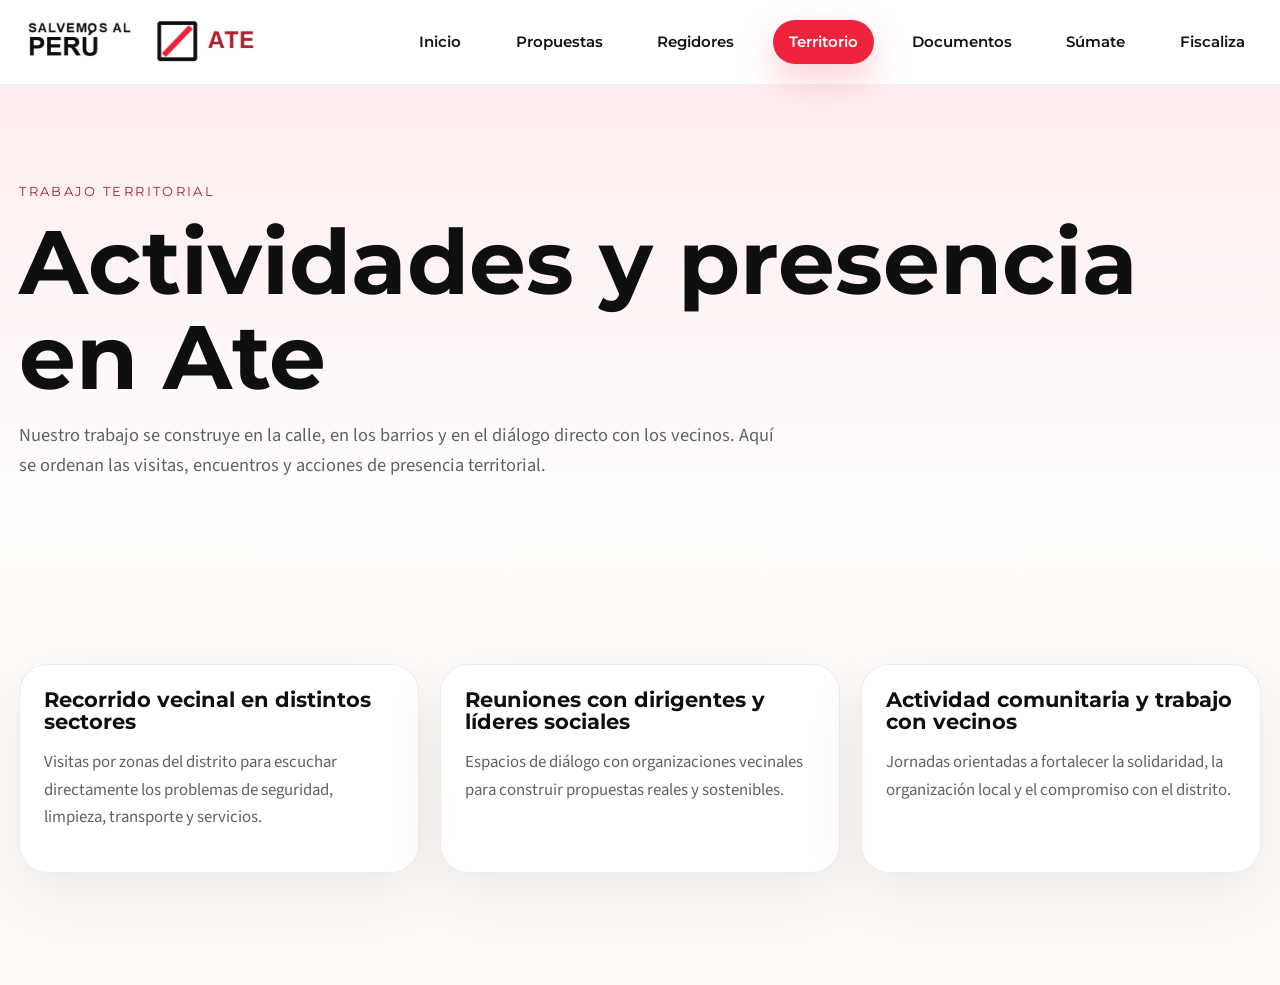
<file: actividades.html>
<!DOCTYPE html>
<html lang="es">
  <head>
    <meta charset="UTF-8" />
    <meta name="viewport" content="width=device-width, initial-scale=1.0" />
    <meta
      name="description"
      content="Trabajo territorial y actividades de Salvemos al Perú - Ate para fortalecer presencia vecinal y organización distrital."
    />
    <meta name="robots" content="index,follow,max-image-preview:large" />
    <title>Territorio y actividades | Salvemos al Perú - Ate</title>
    <meta property="og:title" content="Territorio y actividades | Salvemos al Perú - Ate" />
    <meta
      property="og:description"
      content="Conoce el trabajo territorial, recorridos y presencia vecinal de Salvemos al Perú - Ate."
    />
    <meta
      property="og:image"
      content="https://salvemosalperu-ate.org.pe/assets/territory/zonificacion-ate.png"
    />
    <meta property="og:url" content="https://salvemosalperu-ate.org.pe/actividades.html" />
    <meta property="og:type" content="website" />
    <meta property="og:site_name" content="Salvemos al Perú Ate" />
    <meta name="twitter:card" content="summary_large_image" />
    <meta name="twitter:title" content="Territorio y actividades | Salvemos al Perú - Ate" />
    <meta
      name="twitter:description"
      content="Conoce el trabajo territorial, recorridos y presencia vecinal de Salvemos al Perú - Ate."
    />
    <meta
      name="twitter:image"
      content="https://salvemosalperu-ate.org.pe/assets/territory/zonificacion-ate.png"
    />
    <link rel="canonical" href="https://salvemosalperu-ate.org.pe/actividades.html" />
    <link rel="icon" type="image/svg+xml" href="assets/favicon.svg" />
    <link rel="preconnect" href="https://fonts.googleapis.com" />
    <link rel="preconnect" href="https://fonts.gstatic.com" crossorigin />
    <link
      href="https://fonts.googleapis.com/css2?family=Montserrat:wght@500;600;700;800&family=Source+Sans+3:wght@400;500;600;700&display=swap"
      rel="stylesheet"
    />
    <link rel="stylesheet" href="styles.css" />
  </head>
  <body>
    <header class="sub-header">
      <div class="container sub-header-inner">
        <a class="brand" href="index.html">
          <img
            src="img/logo-partido-salvemos-al-peru-ate.png"
            alt="Logo oficial del partido Salvemos al Perú Ate"
            width="1200"
            height="295"
          />
        </a>
        <nav class="sub-nav">
          <a href="index.html">Inicio</a>
          <a href="propuestas.html">Propuestas</a>
          <a href="regidores.html">Regidores</a>
          <a href="actividades.html">Territorio</a>
          <a href="documentos.html">Documentos</a>
          <a href="index.html#sumate">Súmate</a>
          <a class="nav-cta" href="fiscalizacion.html">Fiscaliza</a>
        </nav>
      </div>
    </header>

    <main class="subpage">
      <section class="page-hero">
        <div class="container">
          <p class="eyebrow">Trabajo territorial</p>
          <h1>Actividades y presencia en Ate</h1>
          <p class="page-lead">
            Nuestro trabajo se construye en la calle, en los barrios y en el
            diálogo directo con los vecinos. Aquí se ordenan las visitas,
            encuentros y acciones de presencia territorial.
          </p>
        </div>
      </section>

      <section class="section">
        <div class="container long-grid">
          <article class="long-card">
            <h2>Recorrido vecinal en distintos sectores</h2>
            <p>
              Visitas por zonas del distrito para escuchar directamente los
              problemas de seguridad, limpieza, transporte y servicios.
            </p>
          </article>
          <article class="long-card">
            <h2>Reuniones con dirigentes y líderes sociales</h2>
            <p>
              Espacios de diálogo con organizaciones vecinales para construir
              propuestas reales y sostenibles.
            </p>
          </article>
          <article class="long-card">
            <h2>Actividad comunitaria y trabajo con vecinos</h2>
            <p>
              Jornadas orientadas a fortalecer la solidaridad, la organización
              local y el compromiso con el distrito.
            </p>
          </article>
        </div>
      </section>
    </main>
    <script src="script.js"></script>
  </body>
</html>
</file>
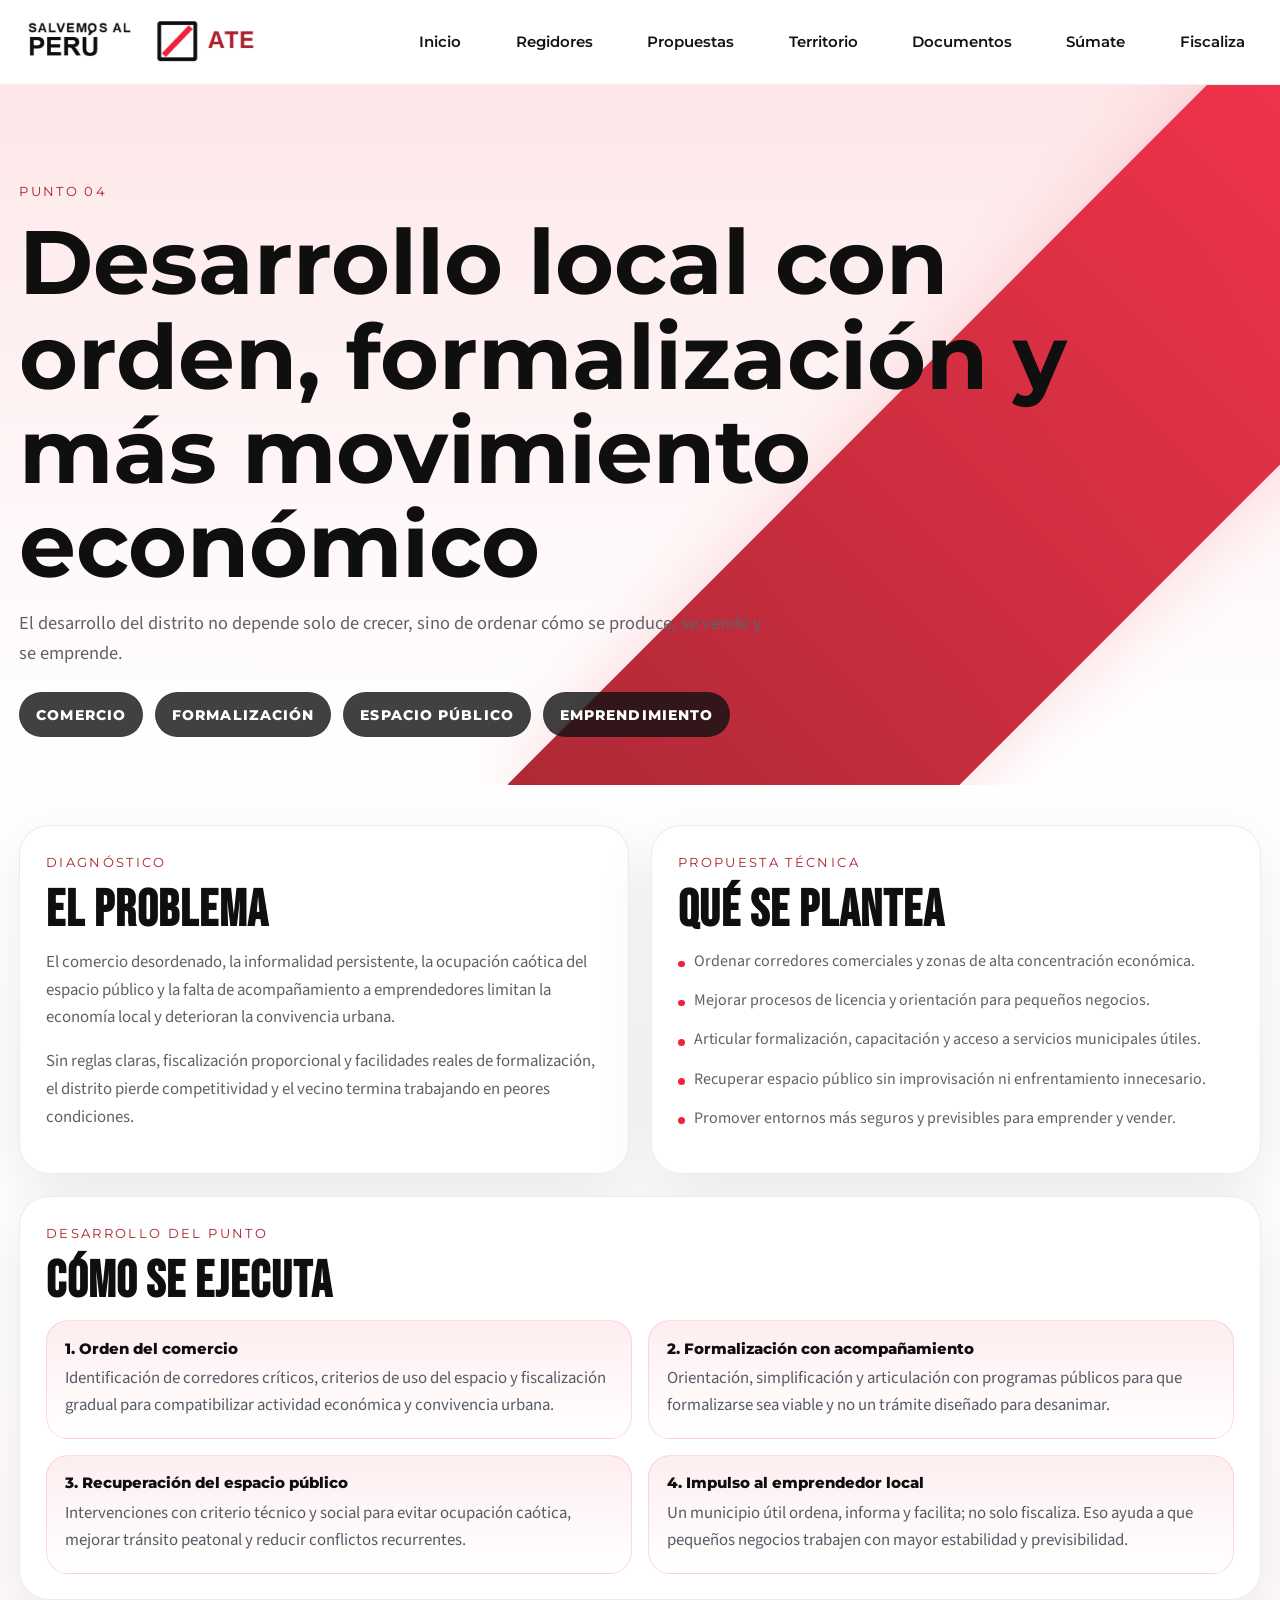
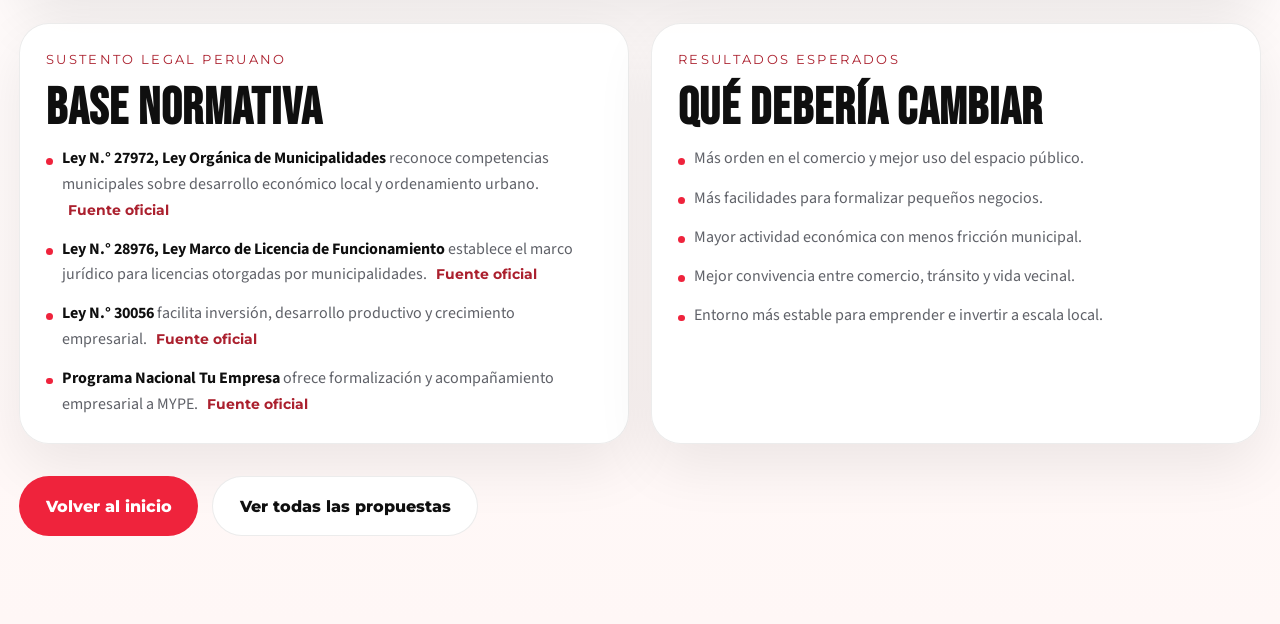
<file: desarrollo.html>
<!DOCTYPE html>
<html lang="es">
  <head>
    <meta charset="UTF-8" />
    <meta name="viewport" content="width=device-width, initial-scale=1.0" />
    <meta
      name="description"
      content="Propuesta técnica de desarrollo para Ate: orden del comercio, apoyo a emprendedores y activación económica con sustento legal peruano."
    />
    <meta name="robots" content="index,follow,max-image-preview:large" />
    <title>Desarrollo | Salvemos al Perú - Ate</title>
    <meta property="og:title" content="Desarrollo | Salvemos al Perú - Ate" />
    <meta
      property="og:description"
      content="Propuesta técnica y legal de desarrollo local para Ate: comercio ordenado, formalización y emprendimiento."
    />
    <meta
      property="og:image"
      content="https://salvemosalperu-ate.org.pe/img/candidato-alcalde-ate-edwin-astucuri.png"
    />
    <meta property="og:url" content="https://salvemosalperu-ate.org.pe/desarrollo.html" />
    <meta property="og:type" content="website" />
    <meta property="og:site_name" content="Salvemos al Perú Ate" />
    <meta name="twitter:card" content="summary_large_image" />
    <meta name="twitter:title" content="Desarrollo | Salvemos al Perú - Ate" />
    <meta
      name="twitter:description"
      content="Propuesta técnica y legal de desarrollo local para Ate: comercio ordenado, formalización y emprendimiento."
    />
    <meta
      name="twitter:image"
      content="https://salvemosalperu-ate.org.pe/img/candidato-alcalde-ate-edwin-astucuri.png"
    />
    <link rel="canonical" href="https://salvemosalperu-ate.org.pe/desarrollo.html" />
    <link rel="icon" type="image/svg+xml" href="assets/favicon.svg" />
    <link rel="preconnect" href="https://fonts.googleapis.com" />
    <link rel="preconnect" href="https://fonts.gstatic.com" crossorigin />
    <link
      href="https://fonts.googleapis.com/css2?family=Bebas+Neue&family=Montserrat:wght@500;600;700;800&family=Source+Sans+3:wght@400;500;600;700&display=swap"
      rel="stylesheet"
    />
    <link rel="stylesheet" href="styles.css" />
  </head>
  <body>
    <header class="sub-header">
      <div class="container sub-header-inner">
        <a class="brand" href="index.html">
          <img
            src="img/logo-partido-salvemos-al-peru-ate.png"
            alt="Logo oficial del partido Salvemos al Perú Ate"
            width="1200"
            height="295"
          />
        </a>
        <nav class="sub-nav">
          <a href="index.html">Inicio</a>
          <a href="regidores.html">Regidores</a>
          <a href="propuestas.html">Propuestas</a>
          <a href="actividades.html">Territorio</a>
          <a href="documentos.html">Documentos</a>
          <a href="index.html#sumate">Súmate</a>
          <a class="nav-cta" href="fiscalizacion.html">Fiscaliza</a>
        </nav>
      </div>
    </header>

    <main class="subpage topic-page">
      <section class="page-hero topic-hero">
        <div class="container">
          <p class="eyebrow">Punto 04</p>
          <h1>Desarrollo local con orden, formalización y más movimiento económico</h1>
          <p class="page-lead">
            El desarrollo del distrito no depende solo de crecer, sino de ordenar
            cómo se produce, se vende y se emprende.
          </p>
          <div class="topic-pillars">
            <span class="topic-pillar">Comercio</span>
            <span class="topic-pillar">Formalización</span>
            <span class="topic-pillar">Espacio público</span>
            <span class="topic-pillar">Emprendimiento</span>
          </div>
        </div>
      </section>

      <section class="section topic-section">
        <div class="container topic-grid">
          <article class="topic-card">
            <p class="eyebrow">Diagnóstico</p>
            <h2>El problema</h2>
            <p>
              El comercio desordenado, la informalidad persistente, la ocupación
              caótica del espacio público y la falta de acompañamiento a
              emprendedores limitan la economía local y deterioran la convivencia
              urbana.
            </p>
            <p>
              Sin reglas claras, fiscalización proporcional y facilidades reales
              de formalización, el distrito pierde competitividad y el vecino
              termina trabajando en peores condiciones.
            </p>
          </article>

          <article class="topic-card">
            <p class="eyebrow">Propuesta técnica</p>
            <h2>Qué se plantea</h2>
            <ul class="topic-bullet-list">
              <li>Ordenar corredores comerciales y zonas de alta concentración económica.</li>
              <li>Mejorar procesos de licencia y orientación para pequeños negocios.</li>
              <li>Articular formalización, capacitación y acceso a servicios municipales útiles.</li>
              <li>Recuperar espacio público sin improvisación ni enfrentamiento innecesario.</li>
              <li>Promover entornos más seguros y previsibles para emprender y vender.</li>
            </ul>
          </article>

          <article class="topic-card topic-card-wide">
            <p class="eyebrow">Desarrollo del punto</p>
            <h2>Cómo se ejecuta</h2>
            <div class="topic-detail-grid">
              <div class="topic-detail-card">
                <strong>1. Orden del comercio</strong>
                <p>Identificación de corredores críticos, criterios de uso del espacio y fiscalización gradual para compatibilizar actividad económica y convivencia urbana.</p>
              </div>
              <div class="topic-detail-card">
                <strong>2. Formalización con acompañamiento</strong>
                <p>Orientación, simplificación y articulación con programas públicos para que formalizarse sea viable y no un trámite diseñado para desanimar.</p>
              </div>
              <div class="topic-detail-card">
                <strong>3. Recuperación del espacio público</strong>
                <p>Intervenciones con criterio técnico y social para evitar ocupación caótica, mejorar tránsito peatonal y reducir conflictos recurrentes.</p>
              </div>
              <div class="topic-detail-card">
                <strong>4. Impulso al emprendedor local</strong>
                <p>Un municipio útil ordena, informa y facilita; no solo fiscaliza. Eso ayuda a que pequeños negocios trabajen con mayor estabilidad y previsibilidad.</p>
              </div>
            </div>
          </article>

          <article class="topic-card">
            <p class="eyebrow">Sustento legal peruano</p>
            <h2>Base normativa</h2>
            <ul class="topic-legal-list">
              <li>
                <strong>Ley N.° 27972, Ley Orgánica de Municipalidades</strong>
                reconoce competencias municipales sobre desarrollo económico local y ordenamiento urbano.
                <a href="https://www.gob.pe/institucion/congreso-de-la-republica/normas-legales/229447-27972" target="_blank" rel="noopener noreferrer">Fuente oficial</a>
              </li>
              <li>
                <strong>Ley N.° 28976, Ley Marco de Licencia de Funcionamiento</strong>
                establece el marco jurídico para licencias otorgadas por municipalidades.
                <a href="https://www.gob.pe/institucion/congreso-de-la-republica/normas-legales/1788305-28976" target="_blank" rel="noopener noreferrer">Fuente oficial</a>
              </li>
              <li>
                <strong>Ley N.° 30056</strong>
                facilita inversión, desarrollo productivo y crecimiento empresarial.
                <a href="https://www.gob.pe/institucion/congreso-de-la-republica/normas-legales/2913319-30056" target="_blank" rel="noopener noreferrer">Fuente oficial</a>
              </li>
              <li>
                <strong>Programa Nacional Tu Empresa</strong>
                ofrece formalización y acompañamiento empresarial a MYPE.
                <a href="https://www.gob.pe/institucion/tuempresa/institucional" target="_blank" rel="noopener noreferrer">Fuente oficial</a>
              </li>
            </ul>
          </article>

          <article class="topic-card">
            <p class="eyebrow">Resultados esperados</p>
            <h2>Qué debería cambiar</h2>
            <ul class="topic-bullet-list">
              <li>Más orden en el comercio y mejor uso del espacio público.</li>
              <li>Más facilidades para formalizar pequeños negocios.</li>
              <li>Mayor actividad económica con menos fricción municipal.</li>
              <li>Mejor convivencia entre comercio, tránsito y vida vecinal.</li>
              <li>Entorno más estable para emprender e invertir a escala local.</li>
            </ul>
          </article>
        </div>

        <div class="container topic-actions">
          <a class="button button-primary" href="index.html">Volver al inicio</a>
          <a class="button button-secondary" href="propuestas.html">Ver todas las propuestas</a>
        </div>
      </section>
    </main>
    <script src="script.js"></script>
  </body>
</html>
</file>
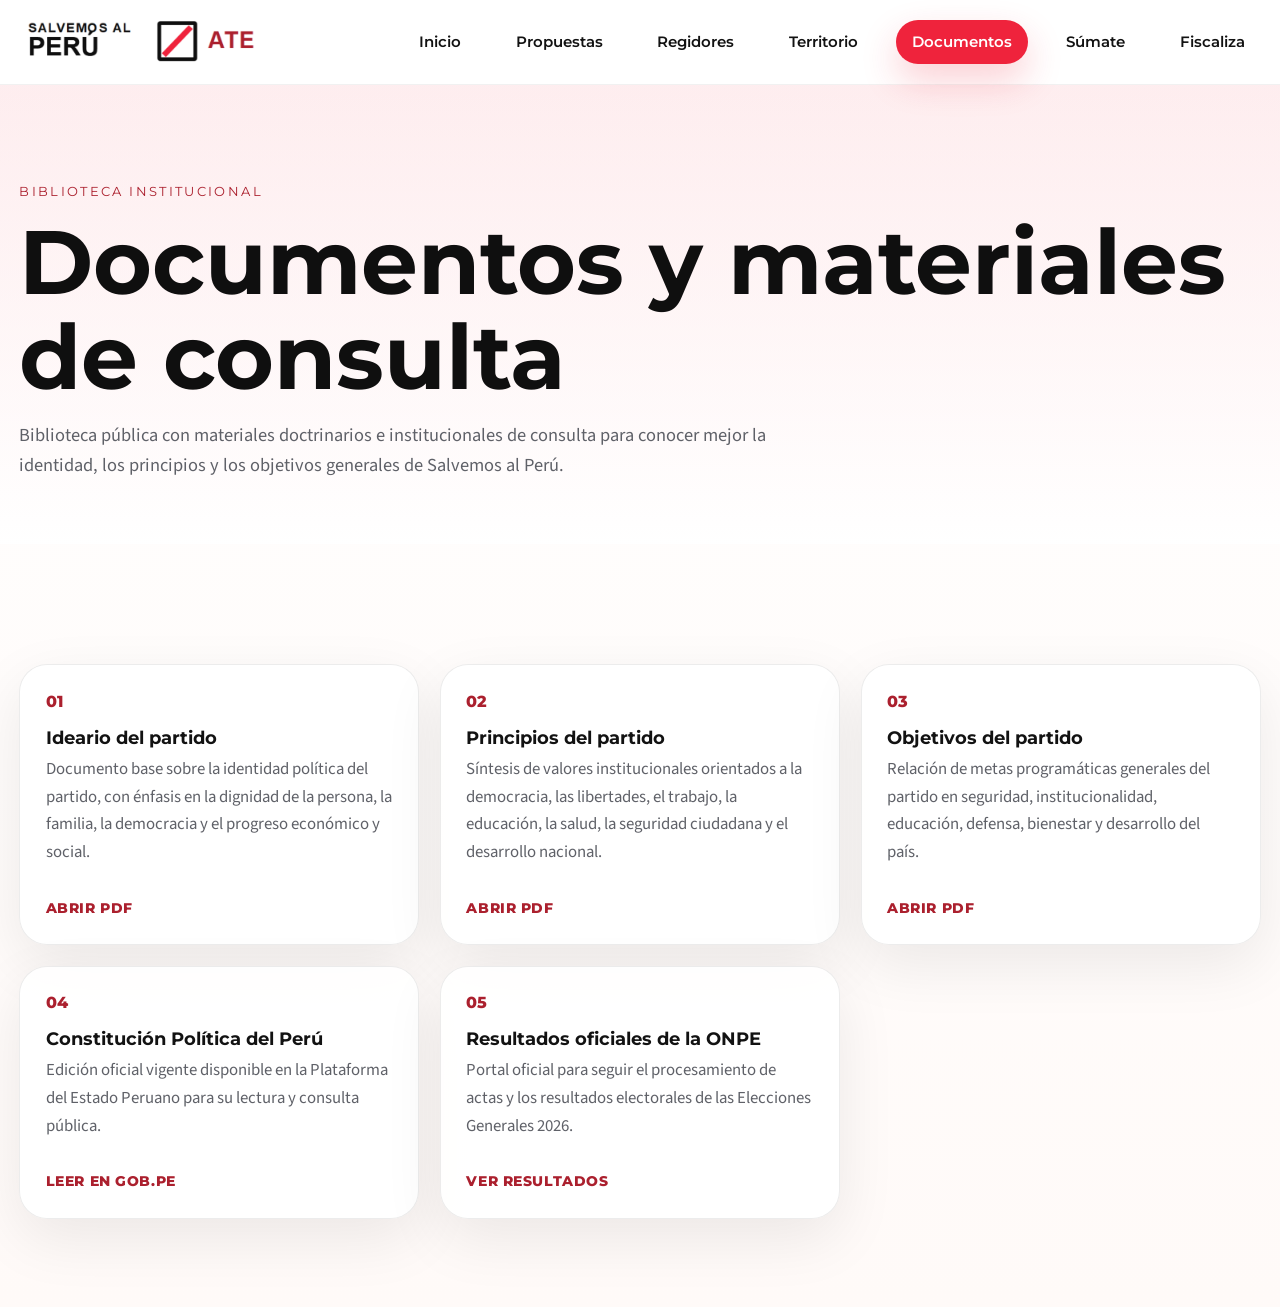
<file: documentos.html>
<!DOCTYPE html>
<html lang="es">
  <head>
    <meta charset="UTF-8" />
    <meta name="viewport" content="width=device-width, initial-scale=1.0" />
    <meta
      name="description"
      content="Biblioteca institucional y documentos doctrinarios de Salvemos al Perú - Ate para consulta pública."
    />
    <meta name="robots" content="index,follow,max-image-preview:large" />
    <title>Documentos | Salvemos al Perú - Ate</title>
    <meta property="og:title" content="Documentos | Salvemos al Perú - Ate" />
    <meta
      property="og:description"
      content="Consulta documentos doctrinarios e institucionales de Salvemos al Perú - Ate."
    />
    <meta
      property="og:image"
      content="https://salvemosalperu-ate.org.pe/img/logo-partido-salvemos-al-peru-ate.png"
    />
    <meta property="og:url" content="https://salvemosalperu-ate.org.pe/documentos.html" />
    <meta property="og:type" content="website" />
    <meta property="og:site_name" content="Salvemos al Perú Ate" />
    <meta name="twitter:card" content="summary_large_image" />
    <meta name="twitter:title" content="Documentos | Salvemos al Perú - Ate" />
    <meta
      name="twitter:description"
      content="Consulta documentos doctrinarios e institucionales de Salvemos al Perú - Ate."
    />
    <meta
      name="twitter:image"
      content="https://salvemosalperu-ate.org.pe/img/logo-partido-salvemos-al-peru-ate.png"
    />
    <link rel="canonical" href="https://salvemosalperu-ate.org.pe/documentos.html" />
    <link rel="icon" type="image/svg+xml" href="assets/favicon.svg" />
    <link rel="preconnect" href="https://fonts.googleapis.com" />
    <link rel="preconnect" href="https://fonts.gstatic.com" crossorigin />
    <link
      href="https://fonts.googleapis.com/css2?family=Montserrat:wght@500;600;700;800&family=Source+Sans+3:wght@400;500;600;700&display=swap"
      rel="stylesheet"
    />
    <link rel="stylesheet" href="styles.css" />
  </head>
  <body>
    <header class="sub-header">
      <div class="container sub-header-inner">
        <a class="brand" href="index.html">
          <img
            src="img/logo-partido-salvemos-al-peru-ate.png"
            alt="Logo oficial del partido Salvemos al Perú Ate"
            width="1200"
            height="295"
          />
        </a>
        <nav class="sub-nav">
          <a href="index.html">Inicio</a>
          <a href="propuestas.html">Propuestas</a>
          <a href="regidores.html">Regidores</a>
          <a href="actividades.html">Territorio</a>
          <a href="documentos.html">Documentos</a>
          <a href="index.html#sumate">Súmate</a>
          <a class="nav-cta" href="fiscalizacion.html">Fiscaliza</a>
        </nav>
      </div>
    </header>

    <main class="subpage">
      <section class="page-hero">
        <div class="container">
          <p class="eyebrow">Biblioteca institucional</p>
          <h1>Documentos y materiales de consulta</h1>
          <p class="page-lead">
            Biblioteca pública con materiales doctrinarios e institucionales de
            consulta para conocer mejor la identidad, los principios y los
            objetivos generales de Salvemos al Perú.
          </p>
        </div>
      </section>

      <section class="section">
        <div class="container document-grid">
          <a
            class="document-card"
            href="assets/docs/ideario-partido.pdf"
            target="_blank"
            rel="noopener noreferrer"
          >
            <span>01</span>
            <strong>Ideario del partido</strong>
            <p>
              Documento base sobre la identidad política del partido, con énfasis
              en la dignidad de la persona, la familia, la democracia y el
              progreso económico y social.
            </p>
            <em class="document-link">Abrir PDF</em>
          </a>
          <a
            class="document-card"
            href="assets/docs/principios-partido.pdf"
            target="_blank"
            rel="noopener noreferrer"
          >
            <span>02</span>
            <strong>Principios del partido</strong>
            <p>
              Síntesis de valores institucionales orientados a la democracia, las
              libertades, el trabajo, la educación, la salud, la seguridad
              ciudadana y el desarrollo nacional.
            </p>
            <em class="document-link">Abrir PDF</em>
          </a>
          <a
            class="document-card"
            href="assets/docs/objetivos-partido.pdf"
            target="_blank"
            rel="noopener noreferrer"
          >
            <span>03</span>
            <strong>Objetivos del partido</strong>
            <p>
              Relación de metas programáticas generales del partido en seguridad,
              institucionalidad, educación, defensa, bienestar y desarrollo del
              país.
            </p>
            <em class="document-link">Abrir PDF</em>
          </a>
          <a
            class="document-card"
            href="https://www.gob.pe/institucion/minjus/informes-publicaciones/7498785-vigesima-primera-edicion-oficial-de-la-constitucion-politica-del-peru-bolsillo-actualizada-al-05-de-diciembre-de-2025"
            target="_blank"
            rel="noopener noreferrer"
          >
            <span>04</span>
            <strong>Constitución Política del Perú</strong>
            <p>
              Edición oficial vigente disponible en la Plataforma del Estado
              Peruano para su lectura y consulta pública.
            </p>
            <em class="document-link">Leer en gob.pe</em>
          </a>
          <a
            class="document-card"
            href="https://resultadoelectoral.onpe.gob.pe/"
            target="_blank"
            rel="noopener noreferrer"
          >
            <span>05</span>
            <strong>Resultados oficiales de la ONPE</strong>
            <p>
              Portal oficial para seguir el procesamiento de actas y los
              resultados electorales de las Elecciones Generales 2026.
            </p>
            <em class="document-link">Ver resultados</em>
          </a>
        </div>
      </section>
    </main>
    <script src="script.js"></script>
  </body>
</html>
</file>
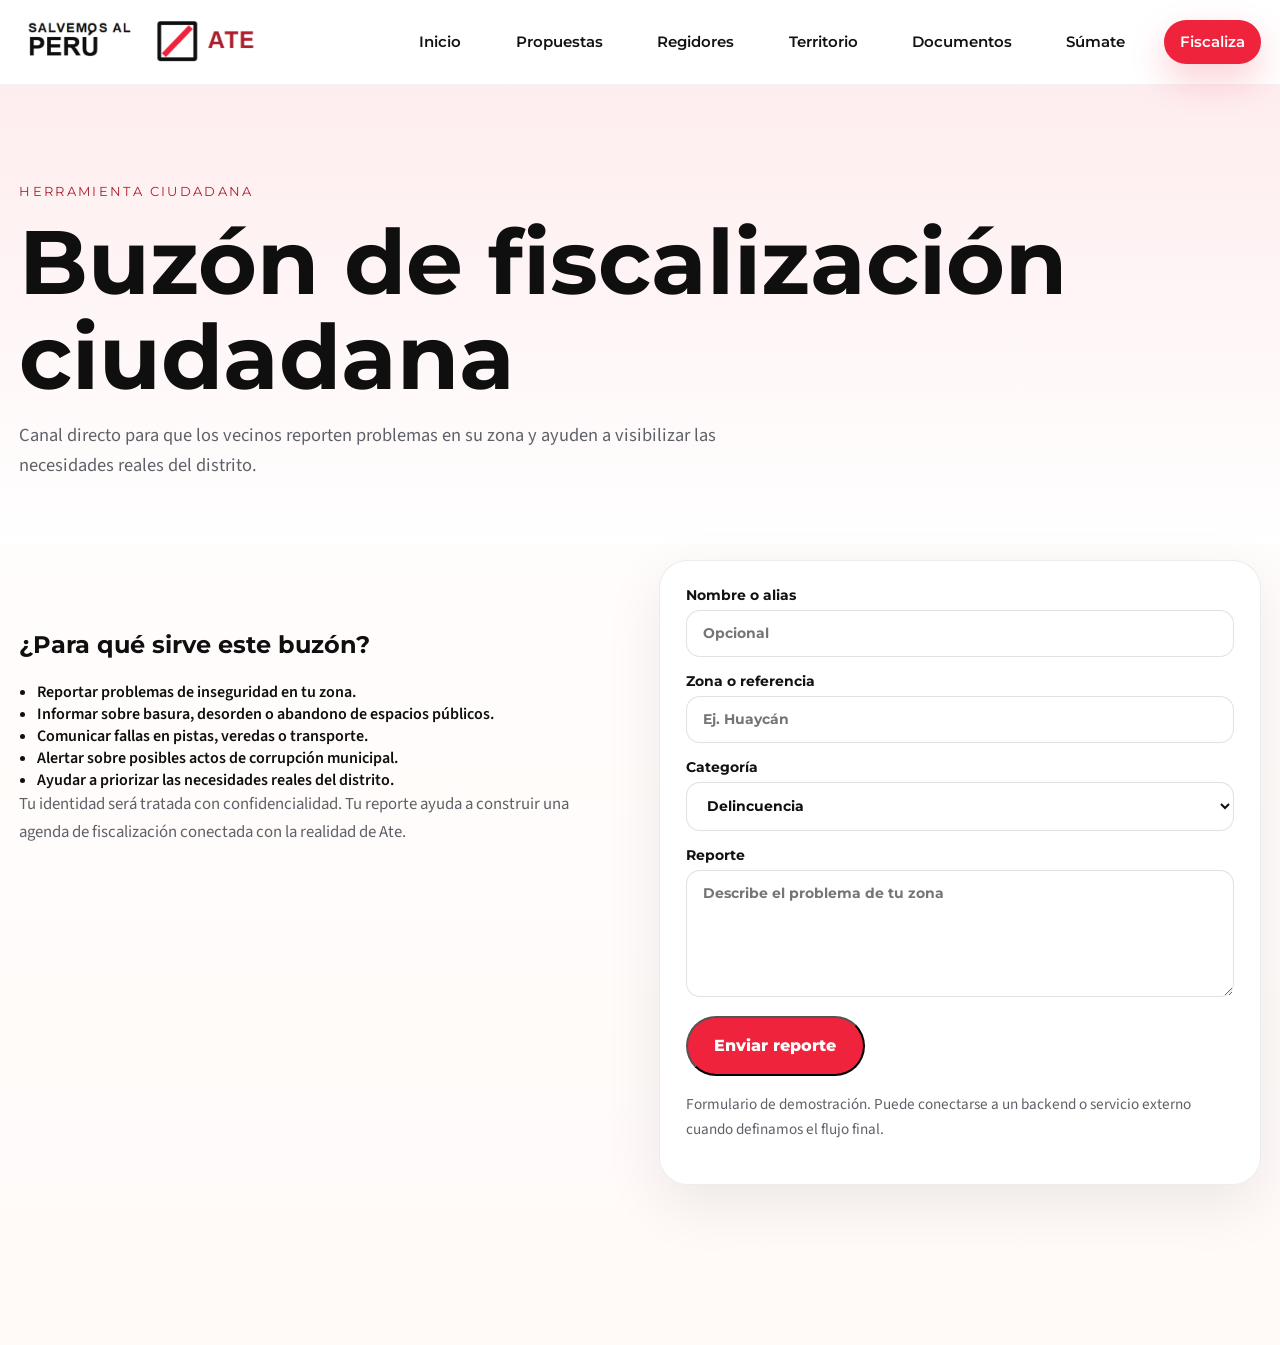
<file: fiscalizacion.html>
<!DOCTYPE html>
<html lang="es">
  <head>
    <meta charset="UTF-8" />
    <meta name="viewport" content="width=device-width, initial-scale=1.0" />
    <meta
      name="description"
      content="Buzón de fiscalización ciudadana de Salvemos al Perú - Ate para reportar problemas, servicios deficientes y alertas vecinales."
    />
    <meta name="robots" content="index,follow,max-image-preview:large" />
    <title>Fiscalización | Salvemos al Perú - Ate</title>
    <meta property="og:title" content="Fiscalización | Salvemos al Perú - Ate" />
    <meta
      property="og:description"
      content="Canal ciudadano de Salvemos al Perú - Ate para reportar problemas y visibilizar necesidades del distrito."
    />
    <meta
      property="og:image"
      content="https://salvemosalperu-ate.org.pe/img/candidato-alcalde-ate-edwin-astucuri.png"
    />
    <meta property="og:url" content="https://salvemosalperu-ate.org.pe/fiscalizacion.html" />
    <meta property="og:type" content="website" />
    <meta property="og:site_name" content="Salvemos al Perú Ate" />
    <meta name="twitter:card" content="summary_large_image" />
    <meta name="twitter:title" content="Fiscalización | Salvemos al Perú - Ate" />
    <meta
      name="twitter:description"
      content="Canal ciudadano de Salvemos al Perú - Ate para reportar problemas y visibilizar necesidades del distrito."
    />
    <meta
      name="twitter:image"
      content="https://salvemosalperu-ate.org.pe/img/candidato-alcalde-ate-edwin-astucuri.png"
    />
    <link rel="canonical" href="https://salvemosalperu-ate.org.pe/fiscalizacion.html" />
    <link rel="icon" type="image/svg+xml" href="assets/favicon.svg" />
    <link rel="preconnect" href="https://fonts.googleapis.com" />
    <link rel="preconnect" href="https://fonts.gstatic.com" crossorigin />
    <link
      href="https://fonts.googleapis.com/css2?family=Montserrat:wght@500;600;700;800&family=Source+Sans+3:wght@400;500;600;700&display=swap"
      rel="stylesheet"
    />
    <link rel="stylesheet" href="styles.css" />
  </head>
  <body>
    <header class="sub-header">
      <div class="container sub-header-inner">
        <a class="brand" href="index.html">
          <img
            src="img/logo-partido-salvemos-al-peru-ate.png"
            alt="Logo oficial del partido Salvemos al Perú Ate"
            width="1200"
            height="295"
          />
        </a>
        <nav class="sub-nav">
          <a href="index.html">Inicio</a>
          <a href="propuestas.html">Propuestas</a>
          <a href="regidores.html">Regidores</a>
          <a href="actividades.html">Territorio</a>
          <a href="documentos.html">Documentos</a>
          <a href="index.html#sumate">Súmate</a>
          <a class="nav-cta" href="fiscalizacion.html">Fiscaliza</a>
        </nav>
      </div>
    </header>

    <main class="subpage">
      <section class="page-hero">
        <div class="container">
          <p class="eyebrow">Herramienta ciudadana</p>
          <h1>Buzón de fiscalización ciudadana</h1>
          <p class="page-lead">
            Canal directo para que los vecinos reporten problemas en su zona y
            ayuden a visibilizar las necesidades reales del distrito.
          </p>
        </div>
      </section>

      <section class="section">
        <div class="container join-grid">
          <div>
            <h2>¿Para qué sirve este buzón?</h2>
            <ul class="join-list">
              <li>Reportar problemas de inseguridad en tu zona.</li>
              <li>Informar sobre basura, desorden o abandono de espacios públicos.</li>
              <li>Comunicar fallas en pistas, veredas o transporte.</li>
              <li>Alertar sobre posibles actos de corrupción municipal.</li>
              <li>Ayudar a priorizar las necesidades reales del distrito.</li>
            </ul>
            <p>
              Tu identidad será tratada con confidencialidad. Tu reporte ayuda a
              construir una agenda de fiscalización conectada con la realidad de
              Ate.
            </p>
          </div>
          <form class="join-form complaint-form">
            <label>
              Nombre o alias
              <input type="text" name="identidad" placeholder="Opcional" />
            </label>
            <label>
              Zona o referencia
              <input type="text" name="zona" placeholder="Ej. Huaycán" />
            </label>
            <label>
              Categoría
              <select name="categoria">
                <option>Delincuencia</option>
                <option>Basura</option>
                <option>Pistas y veredas</option>
                <option>Parques y espacios públicos</option>
                <option>Transporte y caos vial</option>
                <option>Corrupción municipal</option>
                <option>Otro</option>
              </select>
            </label>
            <label>
              Reporte
              <textarea
                name="reporte"
                rows="6"
                placeholder="Describe el problema de tu zona"
              ></textarea>
            </label>
            <button class="button button-primary" type="button">
              Enviar reporte
            </button>
            <p class="form-note">
              Formulario de demostración. Puede conectarse a un backend o
              servicio externo cuando definamos el flujo final.
            </p>
          </form>
        </div>
      </section>
    </main>
    <script src="script.js"></script>
  </body>
</html>
</file>
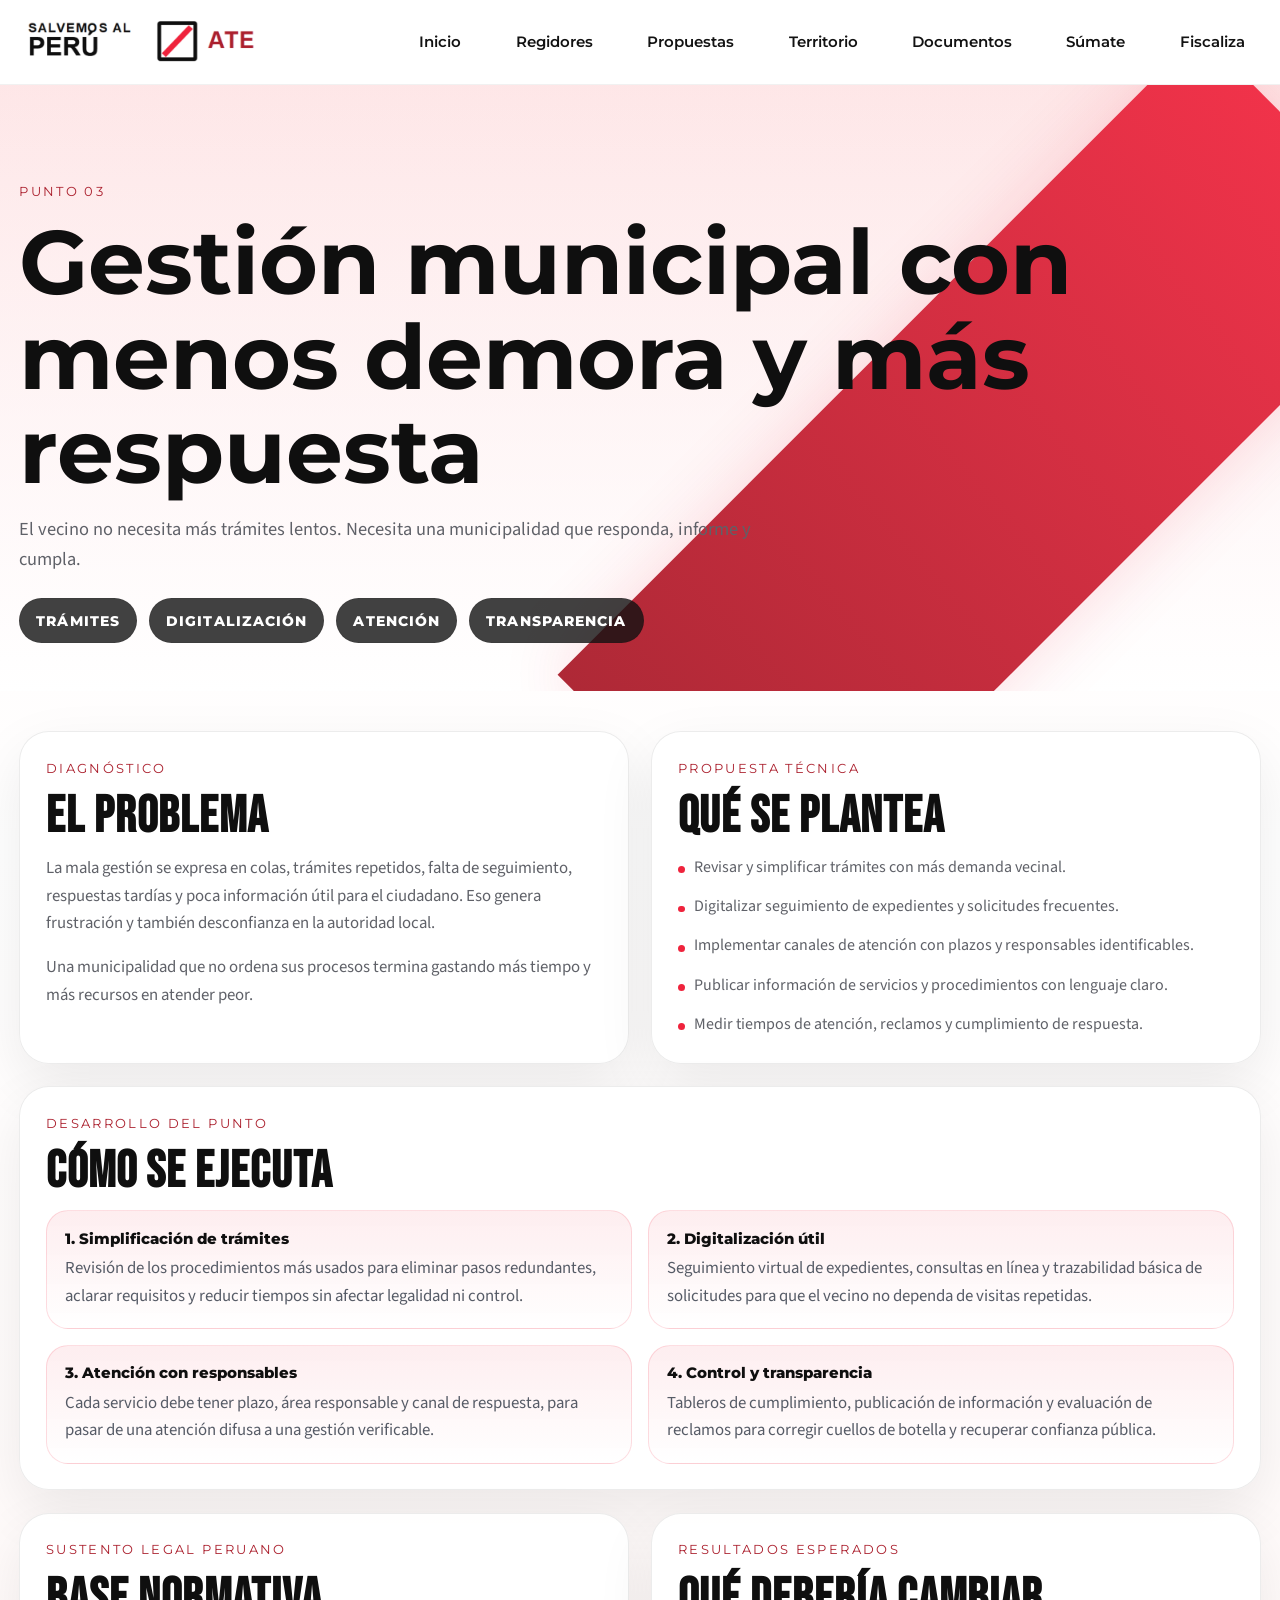
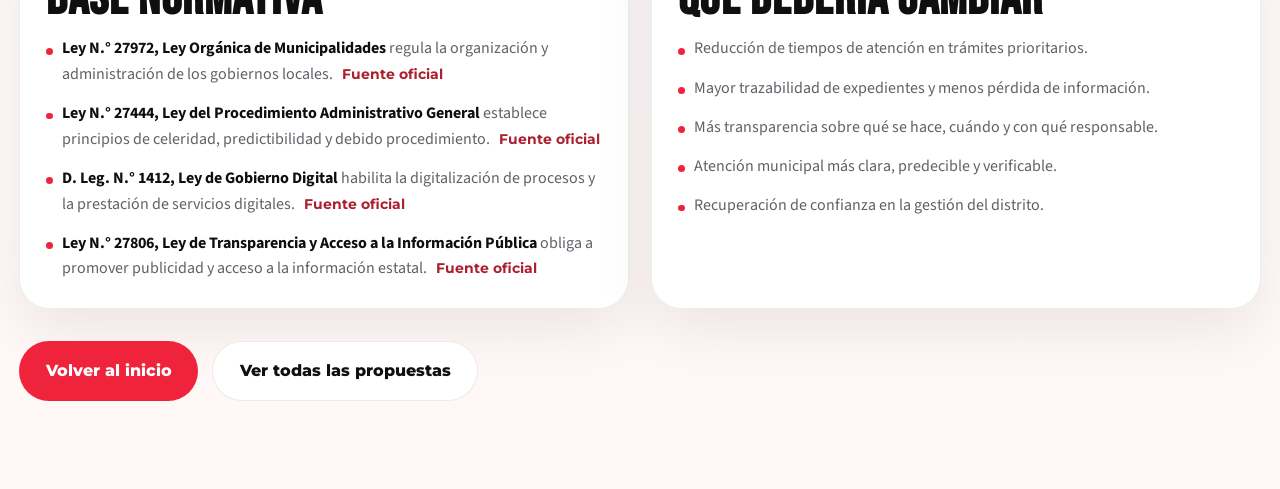
<file: gestion.html>
<!DOCTYPE html>
<html lang="es">
  <head>
    <meta charset="UTF-8" />
    <meta name="viewport" content="width=device-width, initial-scale=1.0" />
    <meta
      name="description"
      content="Propuesta técnica de gestión para Ate: trámites más rápidos, digitalización, atención eficiente y transparencia con sustento legal peruano."
    />
    <meta name="robots" content="index,follow,max-image-preview:large" />
    <title>Gestión | Salvemos al Perú - Ate</title>
    <meta property="og:title" content="Gestión | Salvemos al Perú - Ate" />
    <meta
      property="og:description"
      content="Propuesta técnica y legal de gestión municipal para Ate: trámites, digitalización, atención y transparencia."
    />
    <meta
      property="og:image"
      content="https://salvemosalperu-ate.org.pe/img/candidato-alcalde-ate-edwin-astucuri.png"
    />
    <meta property="og:url" content="https://salvemosalperu-ate.org.pe/gestion.html" />
    <meta property="og:type" content="website" />
    <meta property="og:site_name" content="Salvemos al Perú Ate" />
    <meta name="twitter:card" content="summary_large_image" />
    <meta name="twitter:title" content="Gestión | Salvemos al Perú - Ate" />
    <meta
      name="twitter:description"
      content="Propuesta técnica y legal de gestión municipal para Ate: trámites, digitalización, atención y transparencia."
    />
    <meta
      name="twitter:image"
      content="https://salvemosalperu-ate.org.pe/img/candidato-alcalde-ate-edwin-astucuri.png"
    />
    <link rel="canonical" href="https://salvemosalperu-ate.org.pe/gestion.html" />
    <link rel="icon" type="image/svg+xml" href="assets/favicon.svg" />
    <link rel="preconnect" href="https://fonts.googleapis.com" />
    <link rel="preconnect" href="https://fonts.gstatic.com" crossorigin />
    <link
      href="https://fonts.googleapis.com/css2?family=Bebas+Neue&family=Montserrat:wght@500;600;700;800&family=Source+Sans+3:wght@400;500;600;700&display=swap"
      rel="stylesheet"
    />
    <link rel="stylesheet" href="styles.css" />
  </head>
  <body>
    <header class="sub-header">
      <div class="container sub-header-inner">
        <a class="brand" href="index.html">
          <img
            src="img/logo-partido-salvemos-al-peru-ate.png"
            alt="Logo oficial del partido Salvemos al Perú Ate"
            width="1200"
            height="295"
          />
        </a>
        <nav class="sub-nav">
          <a href="index.html">Inicio</a>
          <a href="regidores.html">Regidores</a>
          <a href="propuestas.html">Propuestas</a>
          <a href="actividades.html">Territorio</a>
          <a href="documentos.html">Documentos</a>
          <a href="index.html#sumate">Súmate</a>
          <a class="nav-cta" href="fiscalizacion.html">Fiscaliza</a>
        </nav>
      </div>
    </header>

    <main class="subpage topic-page">
      <section class="page-hero topic-hero">
        <div class="container">
          <p class="eyebrow">Punto 03</p>
          <h1>Gestión municipal con menos demora y más respuesta</h1>
          <p class="page-lead">
            El vecino no necesita más trámites lentos. Necesita una municipalidad
            que responda, informe y cumpla.
          </p>
          <div class="topic-pillars">
            <span class="topic-pillar">Trámites</span>
            <span class="topic-pillar">Digitalización</span>
            <span class="topic-pillar">Atención</span>
            <span class="topic-pillar">Transparencia</span>
          </div>
        </div>
      </section>

      <section class="section topic-section">
        <div class="container topic-grid">
          <article class="topic-card">
            <p class="eyebrow">Diagnóstico</p>
            <h2>El problema</h2>
            <p>
              La mala gestión se expresa en colas, trámites repetidos, falta de
              seguimiento, respuestas tardías y poca información útil para el
              ciudadano. Eso genera frustración y también desconfianza en la
              autoridad local.
            </p>
            <p>
              Una municipalidad que no ordena sus procesos termina gastando más
              tiempo y más recursos en atender peor.
            </p>
          </article>

          <article class="topic-card">
            <p class="eyebrow">Propuesta técnica</p>
            <h2>Qué se plantea</h2>
            <ul class="topic-bullet-list">
              <li>Revisar y simplificar trámites con más demanda vecinal.</li>
              <li>Digitalizar seguimiento de expedientes y solicitudes frecuentes.</li>
              <li>Implementar canales de atención con plazos y responsables identificables.</li>
              <li>Publicar información de servicios y procedimientos con lenguaje claro.</li>
              <li>Medir tiempos de atención, reclamos y cumplimiento de respuesta.</li>
            </ul>
          </article>

          <article class="topic-card topic-card-wide">
            <p class="eyebrow">Desarrollo del punto</p>
            <h2>Cómo se ejecuta</h2>
            <div class="topic-detail-grid">
              <div class="topic-detail-card">
                <strong>1. Simplificación de trámites</strong>
                <p>Revisión de los procedimientos más usados para eliminar pasos redundantes, aclarar requisitos y reducir tiempos sin afectar legalidad ni control.</p>
              </div>
              <div class="topic-detail-card">
                <strong>2. Digitalización útil</strong>
                <p>Seguimiento virtual de expedientes, consultas en línea y trazabilidad básica de solicitudes para que el vecino no dependa de visitas repetidas.</p>
              </div>
              <div class="topic-detail-card">
                <strong>3. Atención con responsables</strong>
                <p>Cada servicio debe tener plazo, área responsable y canal de respuesta, para pasar de una atención difusa a una gestión verificable.</p>
              </div>
              <div class="topic-detail-card">
                <strong>4. Control y transparencia</strong>
                <p>Tableros de cumplimiento, publicación de información y evaluación de reclamos para corregir cuellos de botella y recuperar confianza pública.</p>
              </div>
            </div>
          </article>

          <article class="topic-card">
            <p class="eyebrow">Sustento legal peruano</p>
            <h2>Base normativa</h2>
            <ul class="topic-legal-list">
              <li>
                <strong>Ley N.° 27972, Ley Orgánica de Municipalidades</strong>
                regula la organización y administración de los gobiernos locales.
                <a href="https://www.gob.pe/institucion/congreso-de-la-republica/normas-legales/229447-27972" target="_blank" rel="noopener noreferrer">Fuente oficial</a>
              </li>
              <li>
                <strong>Ley N.° 27444, Ley del Procedimiento Administrativo General</strong>
                establece principios de celeridad, predictibilidad y debido procedimiento.
                <a href="https://www.gob.pe/institucion/presidencia/normas-legales/1395-27444" target="_blank" rel="noopener noreferrer">Fuente oficial</a>
              </li>
              <li>
                <strong>D. Leg. N.° 1412, Ley de Gobierno Digital</strong>
                habilita la digitalización de procesos y la prestación de servicios digitales.
                <a href="https://www.gob.pe/institucion/pcm/normas-legales/289706-1412" target="_blank" rel="noopener noreferrer">Fuente oficial</a>
              </li>
              <li>
                <strong>Ley N.° 27806, Ley de Transparencia y Acceso a la Información Pública</strong>
                obliga a promover publicidad y acceso a la información estatal.
                <a href="https://www.gob.pe/institucion/congreso-de-la-republica/normas-legales/118374-27806" target="_blank" rel="noopener noreferrer">Fuente oficial</a>
              </li>
            </ul>
          </article>

          <article class="topic-card">
            <p class="eyebrow">Resultados esperados</p>
            <h2>Qué debería cambiar</h2>
            <ul class="topic-bullet-list">
              <li>Reducción de tiempos de atención en trámites prioritarios.</li>
              <li>Mayor trazabilidad de expedientes y menos pérdida de información.</li>
              <li>Más transparencia sobre qué se hace, cuándo y con qué responsable.</li>
              <li>Atención municipal más clara, predecible y verificable.</li>
              <li>Recuperación de confianza en la gestión del distrito.</li>
            </ul>
          </article>
        </div>

        <div class="container topic-actions">
          <a class="button button-primary" href="index.html">Volver al inicio</a>
          <a class="button button-secondary" href="propuestas.html">Ver todas las propuestas</a>
        </div>
      </section>
    </main>
    <script src="script.js"></script>
  </body>
</html>
</file>
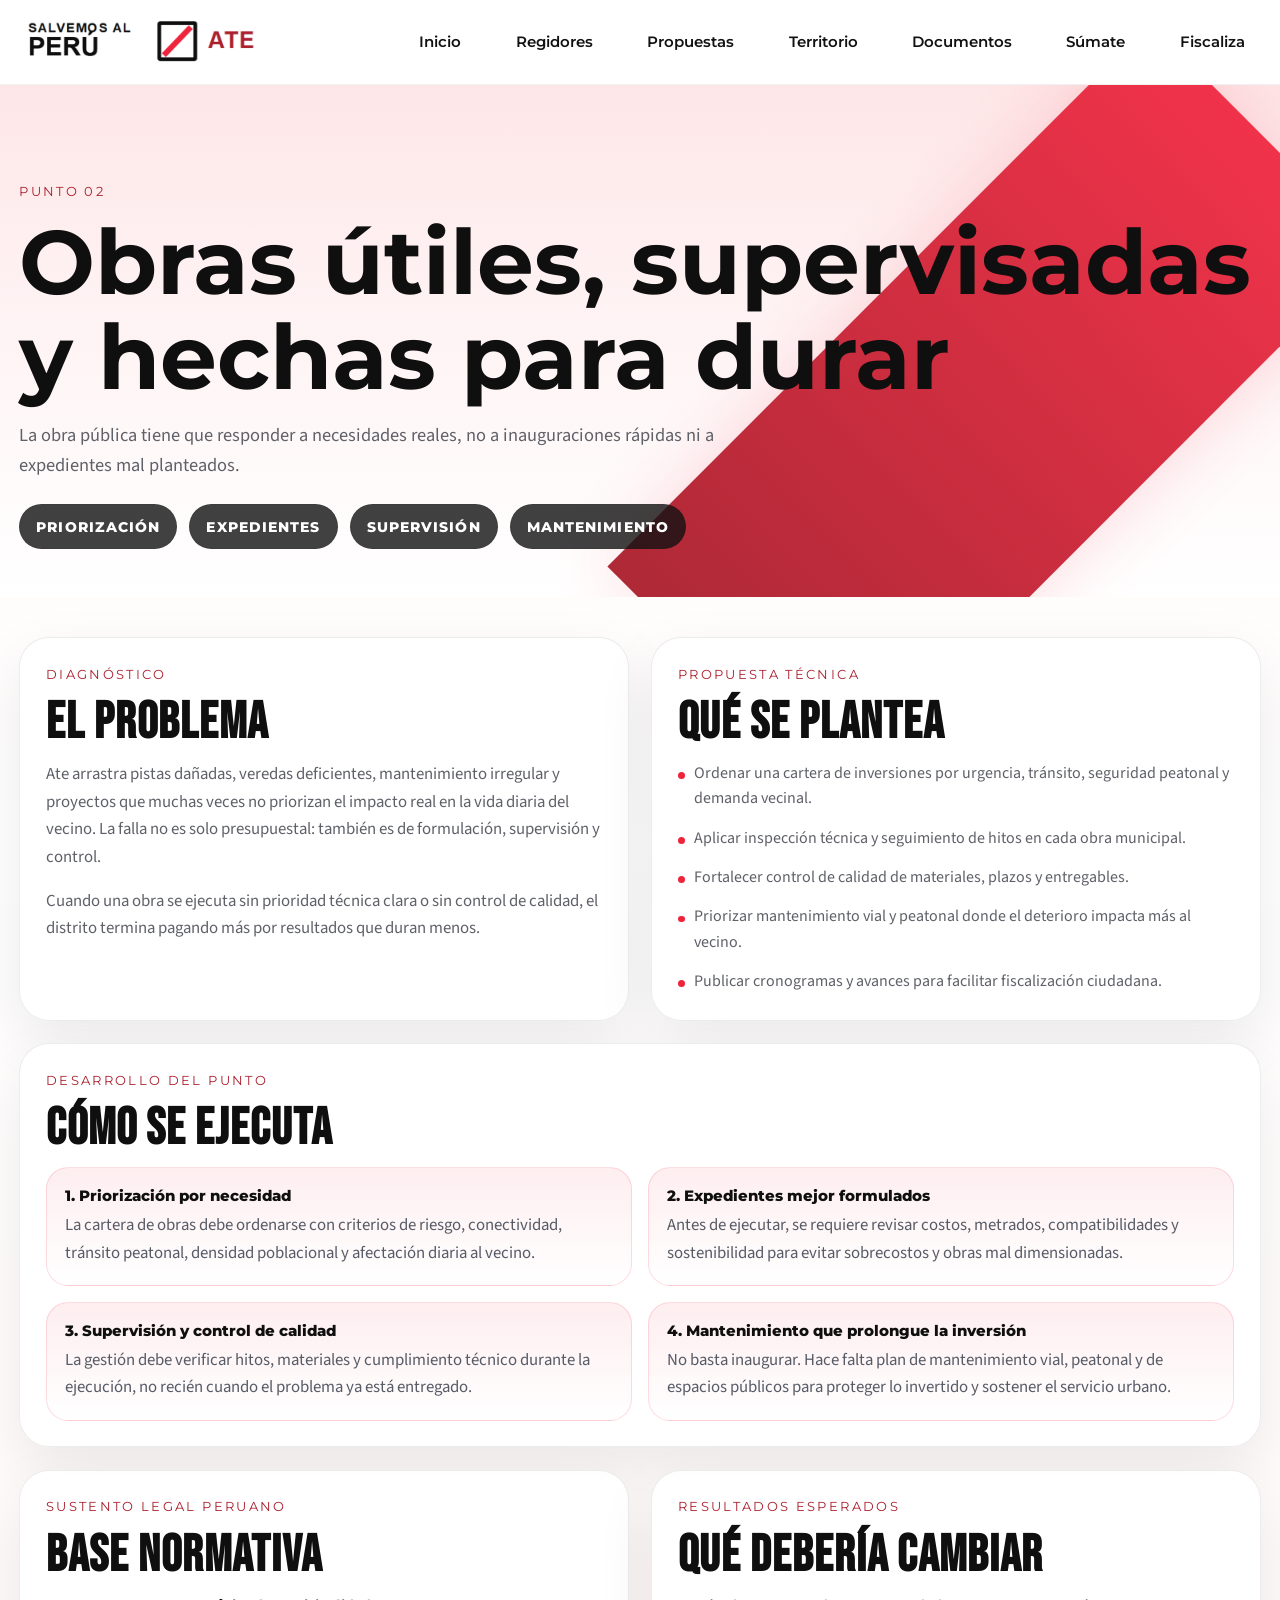
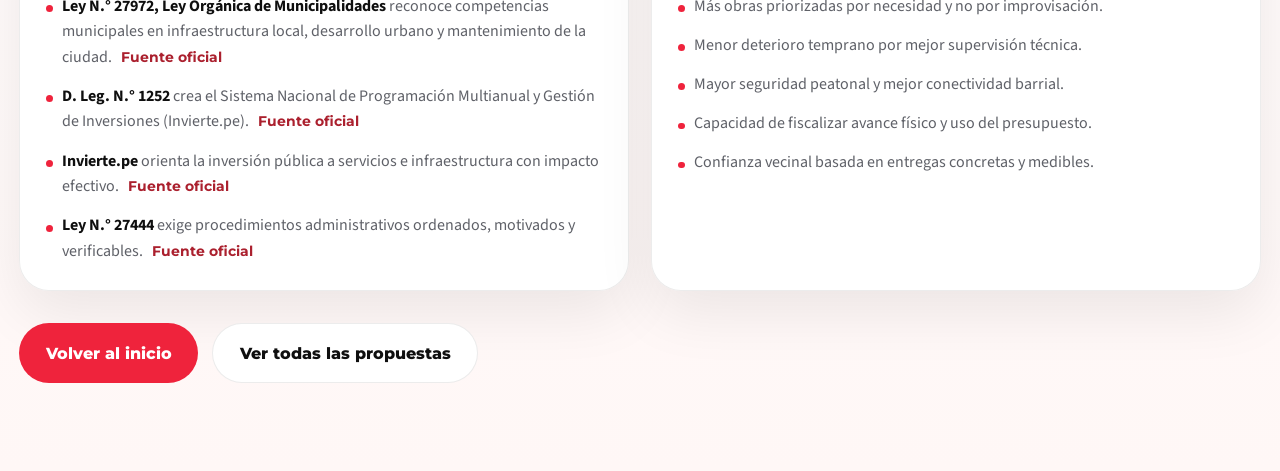
<file: obras.html>
<!DOCTYPE html>
<html lang="es">
  <head>
    <meta charset="UTF-8" />
    <meta name="viewport" content="width=device-width, initial-scale=1.0" />
    <meta
      name="description"
      content="Propuesta técnica de obras para Ate: priorización real, supervisión técnica, control de calidad e inversión pública con sustento normativo."
    />
    <meta name="robots" content="index,follow,max-image-preview:large" />
    <title>Obras | Salvemos al Perú - Ate</title>
    <meta property="og:title" content="Obras | Salvemos al Perú - Ate" />
    <meta
      property="og:description"
      content="Propuesta técnica y legal de obras para Ate: priorización, supervisión, control de calidad e inversión útil."
    />
    <meta
      property="og:image"
      content="https://salvemosalperu-ate.org.pe/img/candidato-alcalde-ate-edwin-astucuri.png"
    />
    <meta property="og:url" content="https://salvemosalperu-ate.org.pe/obras.html" />
    <meta property="og:type" content="website" />
    <meta property="og:site_name" content="Salvemos al Perú Ate" />
    <meta name="twitter:card" content="summary_large_image" />
    <meta name="twitter:title" content="Obras | Salvemos al Perú - Ate" />
    <meta
      name="twitter:description"
      content="Propuesta técnica y legal de obras para Ate: priorización, supervisión, control de calidad e inversión útil."
    />
    <meta
      name="twitter:image"
      content="https://salvemosalperu-ate.org.pe/img/candidato-alcalde-ate-edwin-astucuri.png"
    />
    <link rel="canonical" href="https://salvemosalperu-ate.org.pe/obras.html" />
    <link rel="icon" type="image/svg+xml" href="assets/favicon.svg" />
    <link rel="preconnect" href="https://fonts.googleapis.com" />
    <link rel="preconnect" href="https://fonts.gstatic.com" crossorigin />
    <link
      href="https://fonts.googleapis.com/css2?family=Bebas+Neue&family=Montserrat:wght@500;600;700;800&family=Source+Sans+3:wght@400;500;600;700&display=swap"
      rel="stylesheet"
    />
    <link rel="stylesheet" href="styles.css" />
  </head>
  <body>
    <header class="sub-header">
      <div class="container sub-header-inner">
        <a class="brand" href="index.html">
          <img
            src="img/logo-partido-salvemos-al-peru-ate.png"
            alt="Logo oficial del partido Salvemos al Perú Ate"
            width="1200"
            height="295"
          />
        </a>
        <nav class="sub-nav">
          <a href="index.html">Inicio</a>
          <a href="regidores.html">Regidores</a>
          <a href="propuestas.html">Propuestas</a>
          <a href="actividades.html">Territorio</a>
          <a href="documentos.html">Documentos</a>
          <a href="index.html#sumate">Súmate</a>
          <a class="nav-cta" href="fiscalizacion.html">Fiscaliza</a>
        </nav>
      </div>
    </header>

    <main class="subpage topic-page">
      <section class="page-hero topic-hero">
        <div class="container">
          <p class="eyebrow">Punto 02</p>
          <h1>Obras útiles, supervisadas y hechas para durar</h1>
          <p class="page-lead">
            La obra pública tiene que responder a necesidades reales, no a
            inauguraciones rápidas ni a expedientes mal planteados.
          </p>
          <div class="topic-pillars">
            <span class="topic-pillar">Priorización</span>
            <span class="topic-pillar">Expedientes</span>
            <span class="topic-pillar">Supervisión</span>
            <span class="topic-pillar">Mantenimiento</span>
          </div>
        </div>
      </section>

      <section class="section topic-section">
        <div class="container topic-grid">
          <article class="topic-card">
            <p class="eyebrow">Diagnóstico</p>
            <h2>El problema</h2>
            <p>
              Ate arrastra pistas dañadas, veredas deficientes, mantenimiento
              irregular y proyectos que muchas veces no priorizan el impacto real
              en la vida diaria del vecino. La falla no es solo presupuestal:
              también es de formulación, supervisión y control.
            </p>
            <p>
              Cuando una obra se ejecuta sin prioridad técnica clara o sin control
              de calidad, el distrito termina pagando más por resultados que duran
              menos.
            </p>
          </article>

          <article class="topic-card">
            <p class="eyebrow">Propuesta técnica</p>
            <h2>Qué se plantea</h2>
            <ul class="topic-bullet-list">
              <li>Ordenar una cartera de inversiones por urgencia, tránsito, seguridad peatonal y demanda vecinal.</li>
              <li>Aplicar inspección técnica y seguimiento de hitos en cada obra municipal.</li>
              <li>Fortalecer control de calidad de materiales, plazos y entregables.</li>
              <li>Priorizar mantenimiento vial y peatonal donde el deterioro impacta más al vecino.</li>
              <li>Publicar cronogramas y avances para facilitar fiscalización ciudadana.</li>
            </ul>
          </article>

          <article class="topic-card topic-card-wide">
            <p class="eyebrow">Desarrollo del punto</p>
            <h2>Cómo se ejecuta</h2>
            <div class="topic-detail-grid">
              <div class="topic-detail-card">
                <strong>1. Priorización por necesidad</strong>
                <p>La cartera de obras debe ordenarse con criterios de riesgo, conectividad, tránsito peatonal, densidad poblacional y afectación diaria al vecino.</p>
              </div>
              <div class="topic-detail-card">
                <strong>2. Expedientes mejor formulados</strong>
                <p>Antes de ejecutar, se requiere revisar costos, metrados, compatibilidades y sostenibilidad para evitar sobrecostos y obras mal dimensionadas.</p>
              </div>
              <div class="topic-detail-card">
                <strong>3. Supervisión y control de calidad</strong>
                <p>La gestión debe verificar hitos, materiales y cumplimiento técnico durante la ejecución, no recién cuando el problema ya está entregado.</p>
              </div>
              <div class="topic-detail-card">
                <strong>4. Mantenimiento que prolongue la inversión</strong>
                <p>No basta inaugurar. Hace falta plan de mantenimiento vial, peatonal y de espacios públicos para proteger lo invertido y sostener el servicio urbano.</p>
              </div>
            </div>
          </article>

          <article class="topic-card">
            <p class="eyebrow">Sustento legal peruano</p>
            <h2>Base normativa</h2>
            <ul class="topic-legal-list">
              <li>
                <strong>Ley N.° 27972, Ley Orgánica de Municipalidades</strong>
                reconoce competencias municipales en infraestructura local, desarrollo urbano y mantenimiento de la ciudad.
                <a href="https://www.gob.pe/institucion/congreso-de-la-republica/normas-legales/229447-27972" target="_blank" rel="noopener noreferrer">Fuente oficial</a>
              </li>
              <li>
                <strong>D. Leg. N.° 1252</strong>
                crea el Sistema Nacional de Programación Multianual y Gestión de Inversiones (Invierte.pe).
                <a href="https://www.gob.pe/institucion/mef/normas-legales/200981-1252-2016" target="_blank" rel="noopener noreferrer">Fuente oficial</a>
              </li>
              <li>
                <strong>Invierte.pe</strong>
                orienta la inversión pública a servicios e infraestructura con impacto efectivo.
                <a href="https://www.gob.pe/852-sistema-nacional-de-programacion-multianual-y-gestion-de-inversiones-invierte-pe" target="_blank" rel="noopener noreferrer">Fuente oficial</a>
              </li>
              <li>
                <strong>Ley N.° 27444</strong>
                exige procedimientos administrativos ordenados, motivados y verificables.
                <a href="https://www.gob.pe/institucion/presidencia/normas-legales/1395-27444" target="_blank" rel="noopener noreferrer">Fuente oficial</a>
              </li>
            </ul>
          </article>

          <article class="topic-card">
            <p class="eyebrow">Resultados esperados</p>
            <h2>Qué debería cambiar</h2>
            <ul class="topic-bullet-list">
              <li>Más obras priorizadas por necesidad y no por improvisación.</li>
              <li>Menor deterioro temprano por mejor supervisión técnica.</li>
              <li>Mayor seguridad peatonal y mejor conectividad barrial.</li>
              <li>Capacidad de fiscalizar avance físico y uso del presupuesto.</li>
              <li>Confianza vecinal basada en entregas concretas y medibles.</li>
            </ul>
          </article>
        </div>

        <div class="container topic-actions">
          <a class="button button-primary" href="index.html">Volver al inicio</a>
          <a class="button button-secondary" href="propuestas.html">Ver todas las propuestas</a>
        </div>
      </section>
    </main>
    <script src="script.js"></script>
  </body>
</html>
</file>
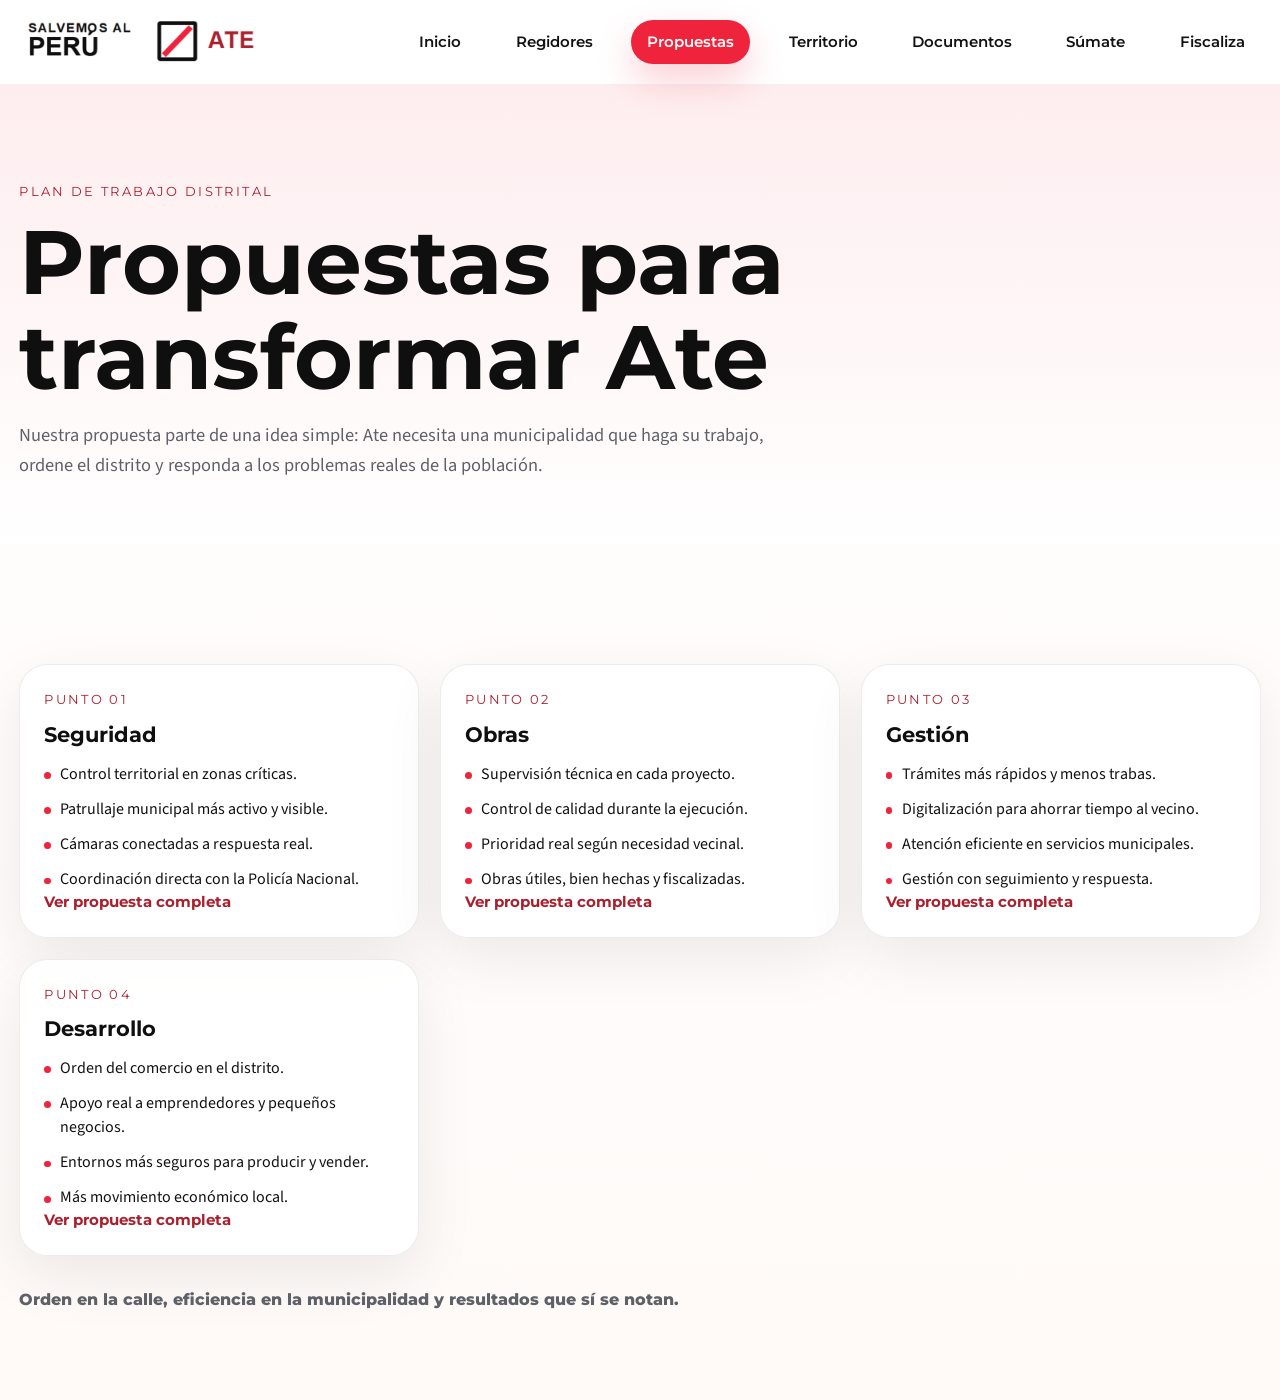
<file: propuestas.html>
<!DOCTYPE html>
<html lang="es">
  <head>
    <meta charset="UTF-8" />
    <meta name="viewport" content="width=device-width, initial-scale=1.0" />
    <meta
      name="description"
      content="Propuestas para Ate de Salvemos al Perú - Ate: seguridad, orden, infraestructura, salud, juventud y economía local."
    />
    <meta name="robots" content="index,follow,max-image-preview:large" />
    <title>Propuestas | Salvemos al Perú - Ate</title>
    <meta property="og:title" content="Propuestas | Salvemos al Perú - Ate" />
    <meta
      property="og:description"
      content="Conoce las propuestas de seguridad, obras, gestión y desarrollo para ordenar Ate."
    />
    <meta
      property="og:image"
      content="https://salvemosalperu-ate.org.pe/img/candidato-alcalde-ate-edwin-astucuri.png"
    />
    <meta property="og:url" content="https://salvemosalperu-ate.org.pe/propuestas.html" />
    <meta property="og:type" content="website" />
    <meta property="og:site_name" content="Salvemos al Perú Ate" />
    <meta name="twitter:card" content="summary_large_image" />
    <meta name="twitter:title" content="Propuestas | Salvemos al Perú - Ate" />
    <meta
      name="twitter:description"
      content="Conoce las propuestas de seguridad, obras, gestión y desarrollo para ordenar Ate."
    />
    <meta
      name="twitter:image"
      content="https://salvemosalperu-ate.org.pe/img/candidato-alcalde-ate-edwin-astucuri.png"
    />
    <link rel="canonical" href="https://salvemosalperu-ate.org.pe/propuestas.html" />
    <link rel="icon" type="image/svg+xml" href="assets/favicon.svg" />
    <link rel="preconnect" href="https://fonts.googleapis.com" />
    <link rel="preconnect" href="https://fonts.gstatic.com" crossorigin />
    <link
      href="https://fonts.googleapis.com/css2?family=Montserrat:wght@500;600;700;800&family=Source+Sans+3:wght@400;500;600;700&display=swap"
      rel="stylesheet"
    />
    <link rel="stylesheet" href="styles.css" />
  </head>
  <body>
    <header class="sub-header">
      <div class="container sub-header-inner">
        <a class="brand" href="index.html">
          <img
            src="img/logo-partido-salvemos-al-peru-ate.png"
            alt="Logo oficial del partido Salvemos al Perú Ate"
            width="1200"
            height="295"
          />
        </a>
        <nav class="sub-nav">
          <a href="index.html">Inicio</a>
          <a href="regidores.html">Regidores</a>
          <a href="propuestas.html">Propuestas</a>
          <a href="actividades.html">Territorio</a>
          <a href="documentos.html">Documentos</a>
          <a href="index.html#sumate">Súmate</a>
          <a class="nav-cta" href="fiscalizacion.html">Fiscaliza</a>
        </nav>
      </div>
    </header>

    <main class="subpage">
      <section class="page-hero">
        <div class="container">
          <p class="eyebrow">Plan de trabajo distrital</p>
          <h1>Propuestas para transformar Ate</h1>
          <p class="page-lead">
            Nuestra propuesta parte de una idea simple: Ate necesita una
            municipalidad que haga su trabajo, ordene el distrito y responda a
            los problemas reales de la población.
          </p>
        </div>
      </section>

      <section class="section">
        <div class="container long-grid">
          <a class="long-card proposal-topic-card" href="seguridad.html" aria-label="Ir a la propuesta completa de seguridad">
            <p class="eyebrow">Punto 01</p>
            <h2>Seguridad</h2>
            <ul class="proposal-bullet-list">
              <li>Control territorial en zonas críticas.</li>
              <li>Patrullaje municipal más activo y visible.</li>
              <li>Cámaras conectadas a respuesta real.</li>
              <li>Coordinación directa con la Policía Nacional.</li>
            </ul>
            <span class="text-link">Ver propuesta completa</span>
          </a>
          <a class="long-card proposal-topic-card" href="obras.html" aria-label="Ir a la propuesta completa de obras">
            <p class="eyebrow">Punto 02</p>
            <h2>Obras</h2>
            <ul class="proposal-bullet-list">
              <li>Supervisión técnica en cada proyecto.</li>
              <li>Control de calidad durante la ejecución.</li>
              <li>Prioridad real según necesidad vecinal.</li>
              <li>Obras útiles, bien hechas y fiscalizadas.</li>
            </ul>
            <span class="text-link">Ver propuesta completa</span>
          </a>
          <a class="long-card proposal-topic-card" href="gestion.html" aria-label="Ir a la propuesta completa de gestión">
            <p class="eyebrow">Punto 03</p>
            <h2>Gestión</h2>
            <ul class="proposal-bullet-list">
              <li>Trámites más rápidos y menos trabas.</li>
              <li>Digitalización para ahorrar tiempo al vecino.</li>
              <li>Atención eficiente en servicios municipales.</li>
              <li>Gestión con seguimiento y respuesta.</li>
            </ul>
            <span class="text-link">Ver propuesta completa</span>
          </a>
          <a class="long-card proposal-topic-card" href="desarrollo.html" aria-label="Ir a la propuesta completa de desarrollo">
            <p class="eyebrow">Punto 04</p>
            <h2>Desarrollo</h2>
            <ul class="proposal-bullet-list">
              <li>Orden del comercio en el distrito.</li>
              <li>Apoyo real a emprendedores y pequeños negocios.</li>
              <li>Entornos más seguros para producir y vender.</li>
              <li>Más movimiento económico local.</li>
            </ul>
            <span class="text-link">Ver propuesta completa</span>
          </a>
        </div>
        <div class="container proposal-impact">
          <p>Orden en la calle, eficiencia en la municipalidad y resultados que sí se notan.</p>
        </div>
      </section>
    </main>
    <script src="script.js"></script>
  </body>
</html>
</file>
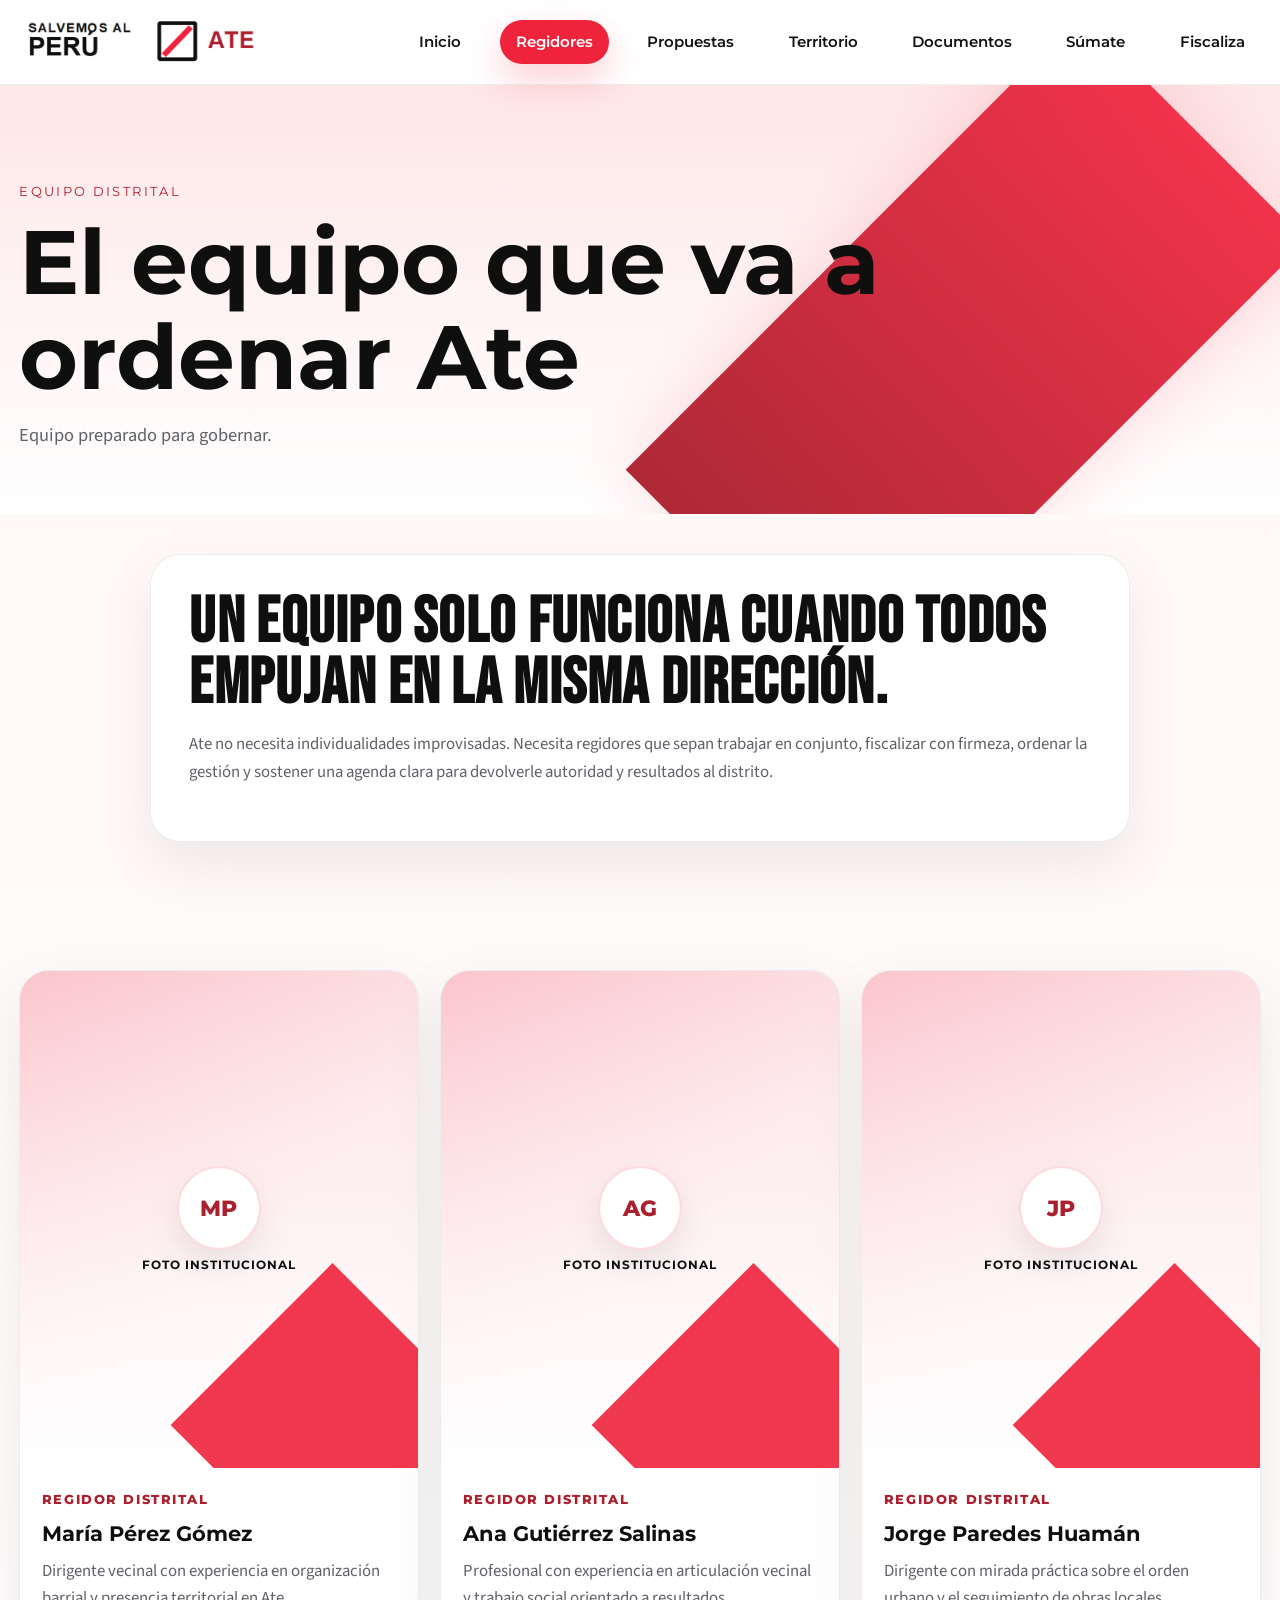
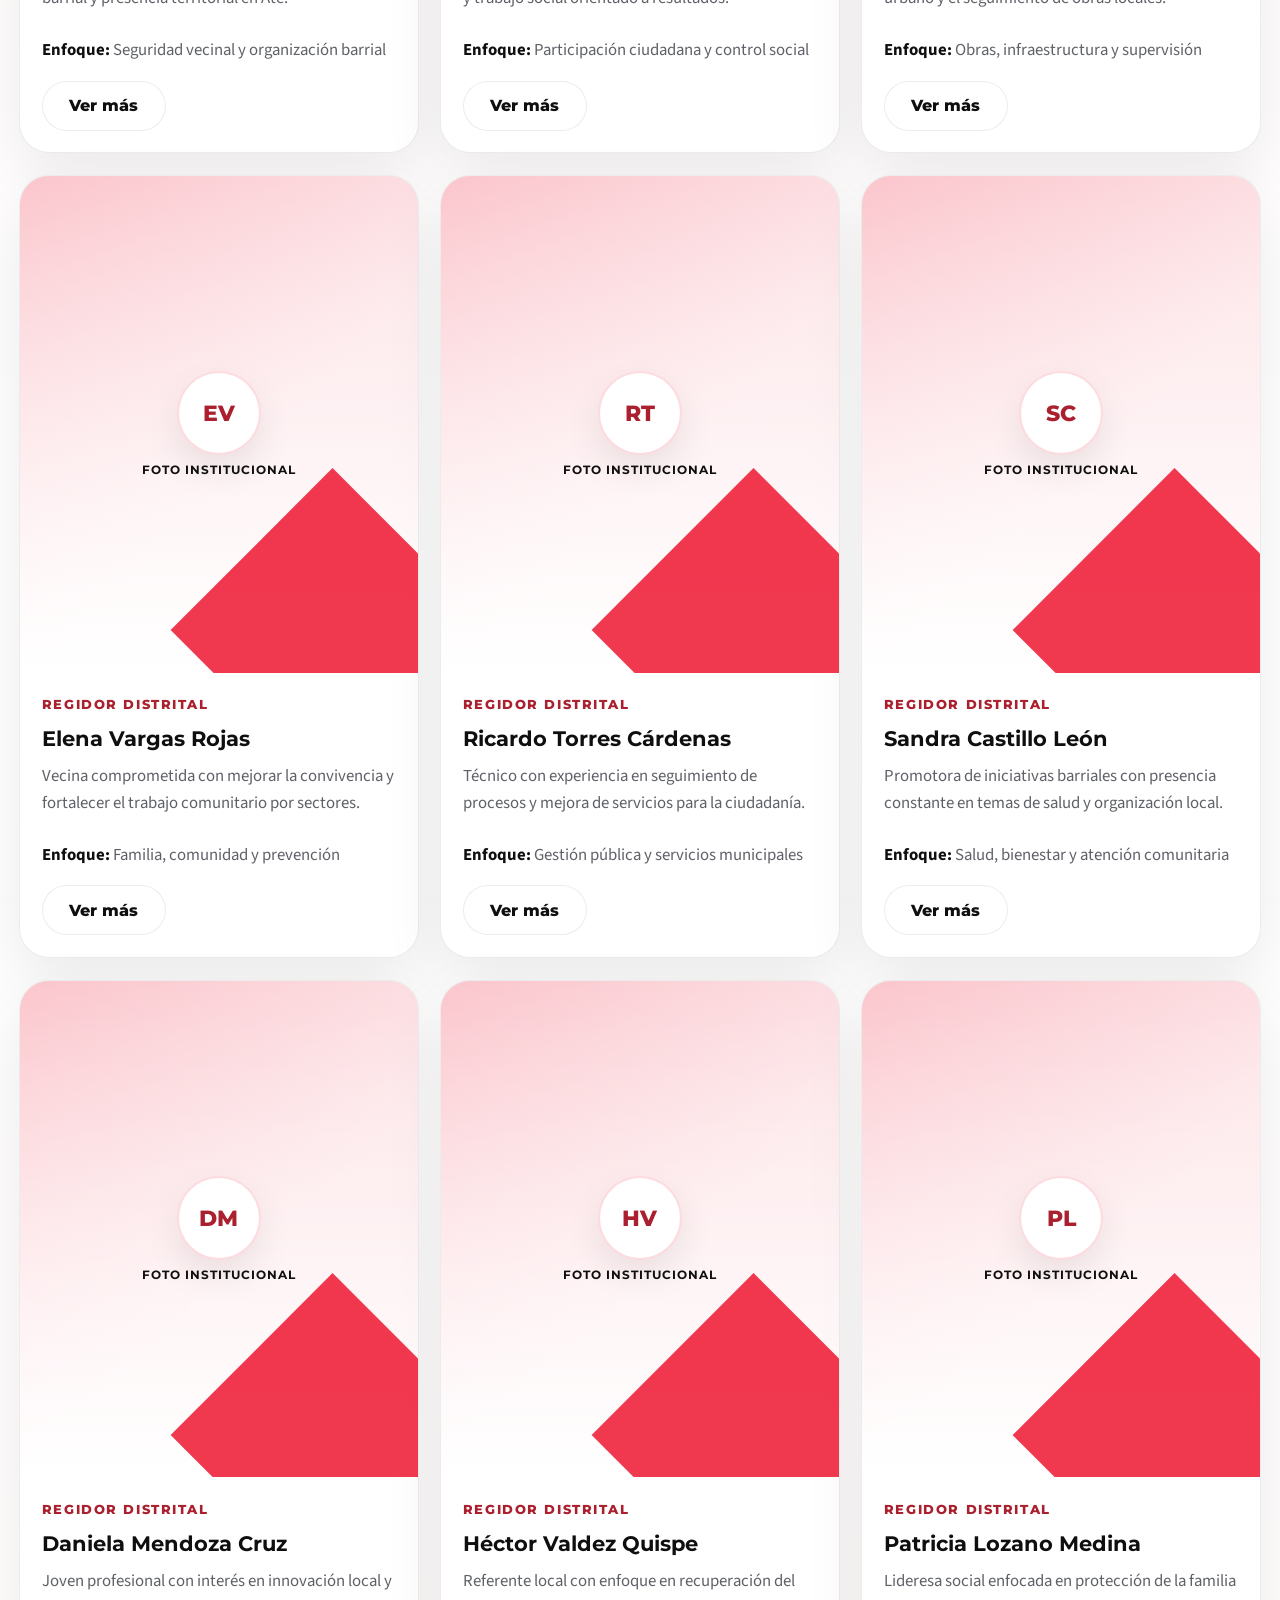
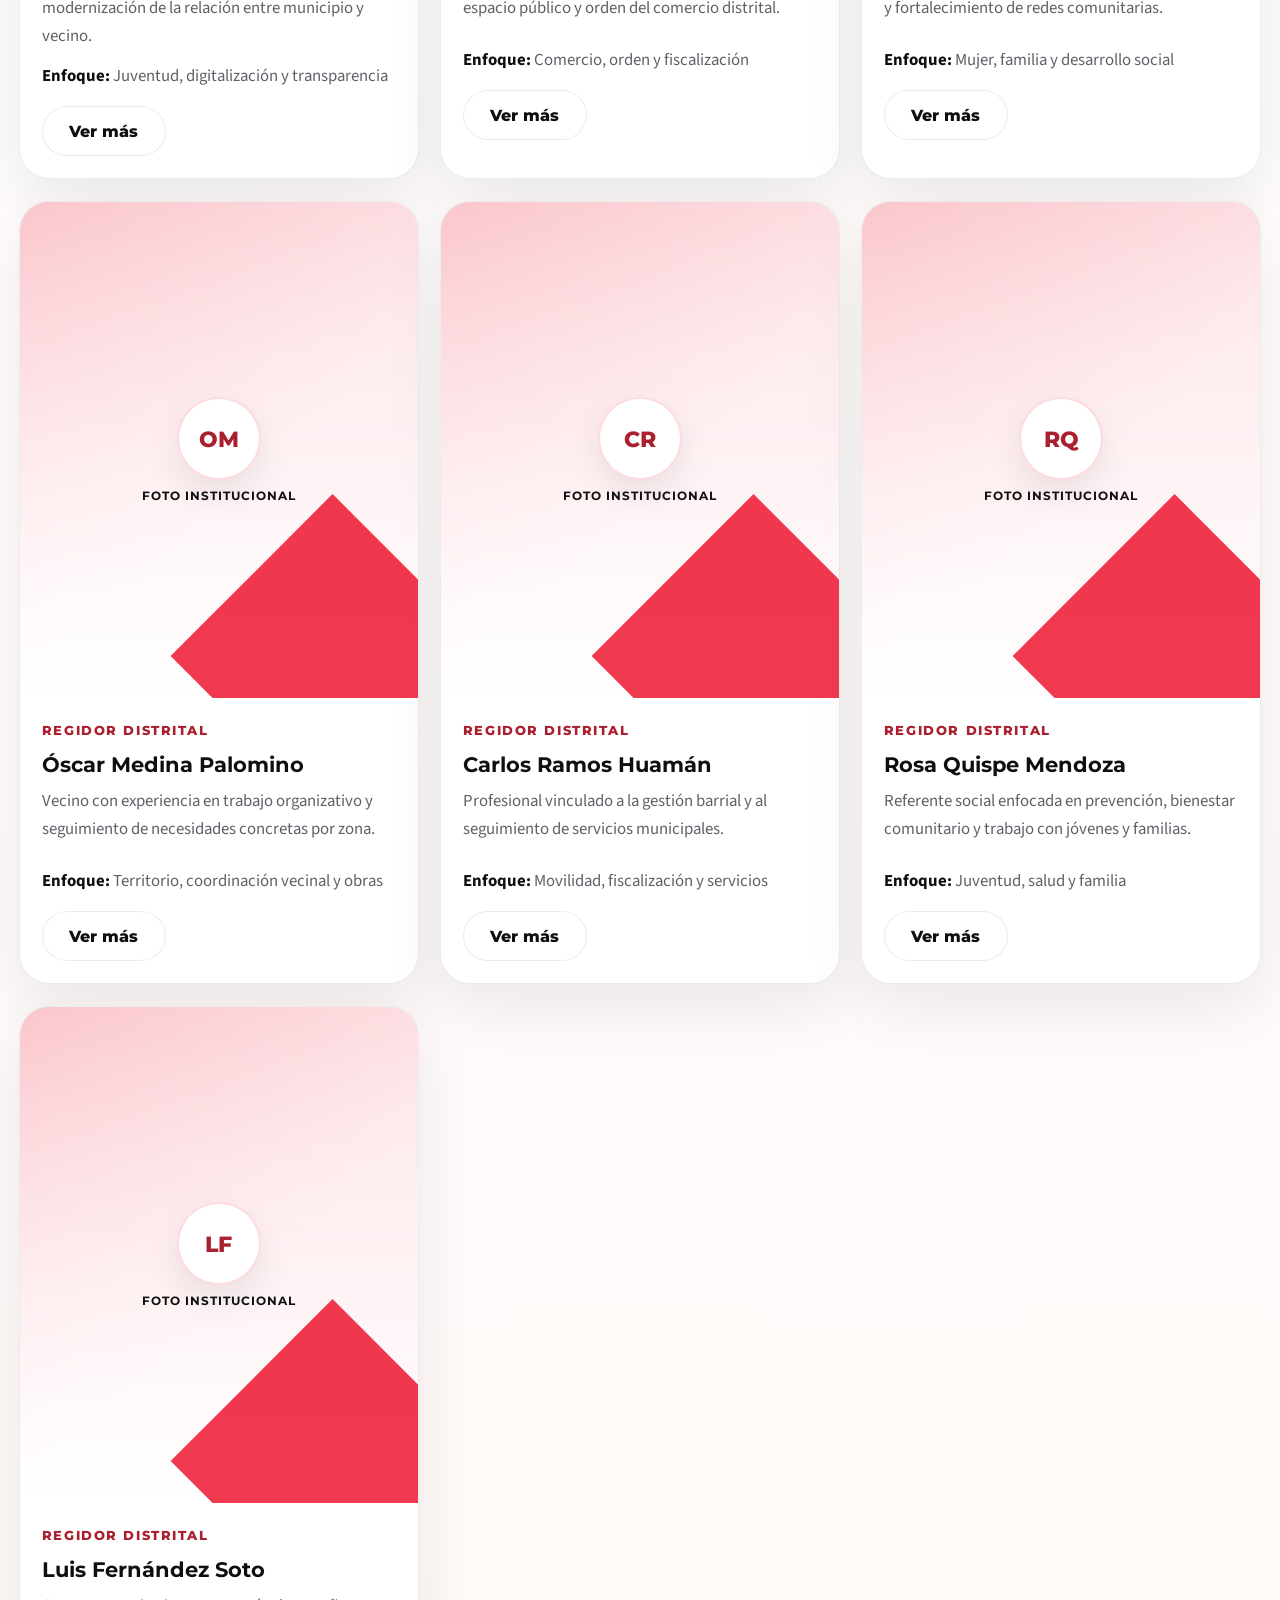
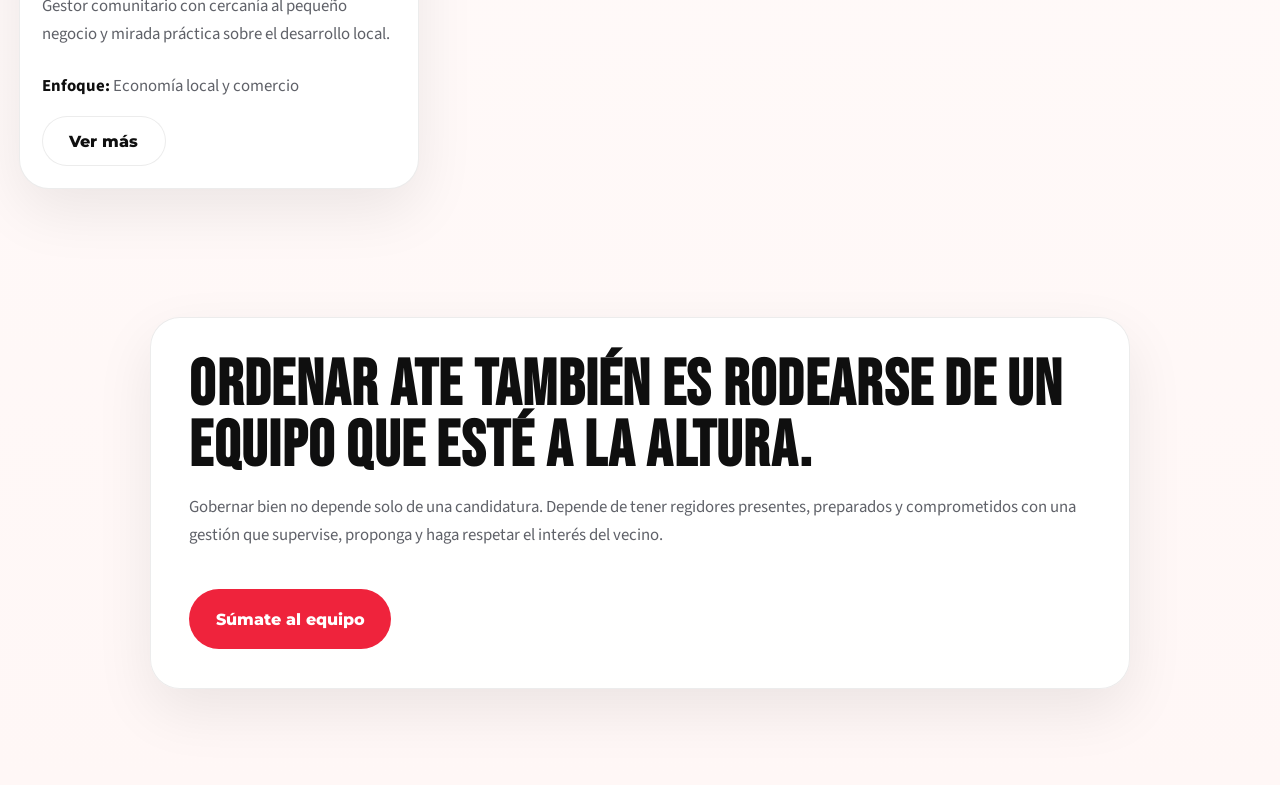
<file: regidores.html>
<!DOCTYPE html>
<html lang="es">
  <head>
    <meta charset="UTF-8" />
    <meta name="viewport" content="width=device-width, initial-scale=1.0" />
    <meta
      name="description"
      content="Conoce a los futuros regidores y al equipo distrital de Salvemos al Perú - Ate."
    />
    <meta name="robots" content="index,follow,max-image-preview:large" />
    <title>Regidores | Salvemos al Perú - Ate</title>
    <meta property="og:title" content="Regidores | Salvemos al Perú - Ate" />
    <meta
      property="og:description"
      content="Conoce al equipo de regidores y al equipo distrital de Salvemos al Perú - Ate."
    />
    <meta
      property="og:image"
      content="https://salvemosalperu-ate.org.pe/img/candidato-alcalde-ate-edwin-astucuri.png"
    />
    <meta property="og:url" content="https://salvemosalperu-ate.org.pe/regidores.html" />
    <meta property="og:type" content="website" />
    <meta property="og:site_name" content="Salvemos al Perú Ate" />
    <meta name="twitter:card" content="summary_large_image" />
    <meta name="twitter:title" content="Regidores | Salvemos al Perú - Ate" />
    <meta
      name="twitter:description"
      content="Conoce al equipo de regidores y al equipo distrital de Salvemos al Perú - Ate."
    />
    <meta
      name="twitter:image"
      content="https://salvemosalperu-ate.org.pe/img/candidato-alcalde-ate-edwin-astucuri.png"
    />
    <link rel="canonical" href="https://salvemosalperu-ate.org.pe/regidores.html" />
    <link rel="icon" type="image/svg+xml" href="assets/favicon.svg" />
    <link rel="preconnect" href="https://fonts.googleapis.com" />
    <link rel="preconnect" href="https://fonts.gstatic.com" crossorigin />
    <link
      href="https://fonts.googleapis.com/css2?family=Bebas+Neue&family=Montserrat:wght@500;600;700;800&family=Source+Sans+3:wght@400;500;600;700&display=swap"
      rel="stylesheet"
    />
    <link rel="stylesheet" href="styles.css" />
  </head>
  <body>
    <header class="sub-header">
      <div class="container sub-header-inner">
        <a class="brand" href="index.html">
          <img
            src="img/logo-partido-salvemos-al-peru-ate.png"
            alt="Logo oficial del partido Salvemos al Perú Ate"
            width="1200"
            height="295"
          />
        </a>
        <nav class="sub-nav">
          <a href="index.html">Inicio</a>
          <a href="regidores.html">Regidores</a>
          <a href="propuestas.html">Propuestas</a>
          <a href="actividades.html">Territorio</a>
          <a href="documentos.html">Documentos</a>
          <a href="index.html#sumate">Súmate</a>
          <a class="nav-cta" href="fiscalizacion.html">Fiscaliza</a>
        </nav>
      </div>
    </header>

    <main class="subpage regidores-page">
      <section class="page-hero regidores-hero">
        <div class="container">
          <p class="eyebrow">Equipo distrital</p>
          <h1>El equipo que va a ordenar Ate</h1>
          <p class="page-lead">Equipo preparado para gobernar.</p>
        </div>
      </section>

      <section class="section regidores-message">
        <div class="container regidores-message-wrap">
          <div class="regidores-message-copy">
            <h2>Un equipo solo funciona cuando todos empujan en la misma dirección.</h2>
            <p>
              Ate no necesita individualidades improvisadas. Necesita regidores
              que sepan trabajar en conjunto, fiscalizar con firmeza, ordenar la
              gestión y sostener una agenda clara para devolverle autoridad y
              resultados al distrito.
            </p>
          </div>
        </div>
      </section>

      <section class="section regidores-grid-section">
        <div class="container">
          <div class="regidores-grid">
            <article class="regidor-card">
              <div class="regidor-photo">
                <div class="regidor-photo-inner">
                  <span>MP</span>
                  <small>Foto institucional</small>
                </div>
              </div>
              <div class="regidor-card-body">
                <p class="regidor-role">Regidor Distrital</p>
                <h2>María Pérez Gómez</h2>
                <p class="regidor-profile">
                  Dirigente vecinal con experiencia en organización barrial y
                  presencia territorial en Ate.
                </p>
                <p class="regidor-focus">
                  <strong>Enfoque:</strong> Seguridad vecinal y organización barrial
                </p>
                <a class="button button-secondary regidor-button" href="index.html#sumate">Ver más</a>
              </div>
            </article>

            <article class="regidor-card">
              <div class="regidor-photo">
                <div class="regidor-photo-inner">
                  <span>AG</span>
                  <small>Foto institucional</small>
                </div>
              </div>
              <div class="regidor-card-body">
                <p class="regidor-role">Regidor Distrital</p>
                <h2>Ana Gutiérrez Salinas</h2>
                <p class="regidor-profile">
                  Profesional con experiencia en articulación vecinal y trabajo
                  social orientado a resultados.
                </p>
                <p class="regidor-focus">
                  <strong>Enfoque:</strong> Participación ciudadana y control social
                </p>
                <a class="button button-secondary regidor-button" href="index.html#sumate">Ver más</a>
              </div>
            </article>

            <article class="regidor-card">
              <div class="regidor-photo">
                <div class="regidor-photo-inner">
                  <span>JP</span>
                  <small>Foto institucional</small>
                </div>
              </div>
              <div class="regidor-card-body">
                <p class="regidor-role">Regidor Distrital</p>
                <h2>Jorge Paredes Huamán</h2>
                <p class="regidor-profile">
                  Dirigente con mirada práctica sobre el orden urbano y el
                  seguimiento de obras locales.
                </p>
                <p class="regidor-focus">
                  <strong>Enfoque:</strong> Obras, infraestructura y supervisión
                </p>
                <a class="button button-secondary regidor-button" href="index.html#sumate">Ver más</a>
              </div>
            </article>

            <article class="regidor-card">
              <div class="regidor-photo">
                <div class="regidor-photo-inner">
                  <span>EV</span>
                  <small>Foto institucional</small>
                </div>
              </div>
              <div class="regidor-card-body">
                <p class="regidor-role">Regidor Distrital</p>
                <h2>Elena Vargas Rojas</h2>
                <p class="regidor-profile">
                  Vecina comprometida con mejorar la convivencia y fortalecer el
                  trabajo comunitario por sectores.
                </p>
                <p class="regidor-focus">
                  <strong>Enfoque:</strong> Familia, comunidad y prevención
                </p>
                <a class="button button-secondary regidor-button" href="index.html#sumate">Ver más</a>
              </div>
            </article>

            <article class="regidor-card">
              <div class="regidor-photo">
                <div class="regidor-photo-inner">
                  <span>RT</span>
                  <small>Foto institucional</small>
                </div>
              </div>
              <div class="regidor-card-body">
                <p class="regidor-role">Regidor Distrital</p>
                <h2>Ricardo Torres Cárdenas</h2>
                <p class="regidor-profile">
                  Técnico con experiencia en seguimiento de procesos y mejora de
                  servicios para la ciudadanía.
                </p>
                <p class="regidor-focus">
                  <strong>Enfoque:</strong> Gestión pública y servicios municipales
                </p>
                <a class="button button-secondary regidor-button" href="index.html#sumate">Ver más</a>
              </div>
            </article>

            <article class="regidor-card">
              <div class="regidor-photo">
                <div class="regidor-photo-inner">
                  <span>SC</span>
                  <small>Foto institucional</small>
                </div>
              </div>
              <div class="regidor-card-body">
                <p class="regidor-role">Regidor Distrital</p>
                <h2>Sandra Castillo León</h2>
                <p class="regidor-profile">
                  Promotora de iniciativas barriales con presencia constante en
                  temas de salud y organización local.
                </p>
                <p class="regidor-focus">
                  <strong>Enfoque:</strong> Salud, bienestar y atención comunitaria
                </p>
                <a class="button button-secondary regidor-button" href="index.html#sumate">Ver más</a>
              </div>
            </article>

            <article class="regidor-card">
              <div class="regidor-photo">
                <div class="regidor-photo-inner">
                  <span>DM</span>
                  <small>Foto institucional</small>
                </div>
              </div>
              <div class="regidor-card-body">
                <p class="regidor-role">Regidor Distrital</p>
                <h2>Daniela Mendoza Cruz</h2>
                <p class="regidor-profile">
                  Joven profesional con interés en innovación local y
                  modernización de la relación entre municipio y vecino.
                </p>
                <p class="regidor-focus">
                  <strong>Enfoque:</strong> Juventud, digitalización y transparencia
                </p>
                <a class="button button-secondary regidor-button" href="index.html#sumate">Ver más</a>
              </div>
            </article>

            <article class="regidor-card">
              <div class="regidor-photo">
                <div class="regidor-photo-inner">
                  <span>HV</span>
                  <small>Foto institucional</small>
                </div>
              </div>
              <div class="regidor-card-body">
                <p class="regidor-role">Regidor Distrital</p>
                <h2>Héctor Valdez Quispe</h2>
                <p class="regidor-profile">
                  Referente local con enfoque en recuperación del espacio público
                  y orden del comercio distrital.
                </p>
                <p class="regidor-focus">
                  <strong>Enfoque:</strong> Comercio, orden y fiscalización
                </p>
                <a class="button button-secondary regidor-button" href="index.html#sumate">Ver más</a>
              </div>
            </article>

            <article class="regidor-card">
              <div class="regidor-photo">
                <div class="regidor-photo-inner">
                  <span>PL</span>
                  <small>Foto institucional</small>
                </div>
              </div>
              <div class="regidor-card-body">
                <p class="regidor-role">Regidor Distrital</p>
                <h2>Patricia Lozano Medina</h2>
                <p class="regidor-profile">
                  Lideresa social enfocada en protección de la familia y
                  fortalecimiento de redes comunitarias.
                </p>
                <p class="regidor-focus">
                  <strong>Enfoque:</strong> Mujer, familia y desarrollo social
                </p>
                <a class="button button-secondary regidor-button" href="index.html#sumate">Ver más</a>
              </div>
            </article>

            <article class="regidor-card">
              <div class="regidor-photo">
                <div class="regidor-photo-inner">
                  <span>OM</span>
                  <small>Foto institucional</small>
                </div>
              </div>
              <div class="regidor-card-body">
                <p class="regidor-role">Regidor Distrital</p>
                <h2>Óscar Medina Palomino</h2>
                <p class="regidor-profile">
                  Vecino con experiencia en trabajo organizativo y seguimiento de
                  necesidades concretas por zona.
                </p>
                <p class="regidor-focus">
                  <strong>Enfoque:</strong> Territorio, coordinación vecinal y obras
                </p>
                <a class="button button-secondary regidor-button" href="index.html#sumate">Ver más</a>
              </div>
            </article>

            <article class="regidor-card">
              <div class="regidor-photo">
                <div class="regidor-photo-inner">
                  <span>CR</span>
                  <small>Foto institucional</small>
                </div>
              </div>
              <div class="regidor-card-body">
                <p class="regidor-role">Regidor Distrital</p>
                <h2>Carlos Ramos Huamán</h2>
                <p class="regidor-profile">
                  Profesional vinculado a la gestión barrial y al seguimiento de
                  servicios municipales.
                </p>
                <p class="regidor-focus">
                  <strong>Enfoque:</strong> Movilidad, fiscalización y servicios
                </p>
                <a class="button button-secondary regidor-button" href="index.html#sumate">Ver más</a>
              </div>
            </article>

            <article class="regidor-card">
              <div class="regidor-photo">
                <div class="regidor-photo-inner">
                  <span>RQ</span>
                  <small>Foto institucional</small>
                </div>
              </div>
              <div class="regidor-card-body">
                <p class="regidor-role">Regidor Distrital</p>
                <h2>Rosa Quispe Mendoza</h2>
                <p class="regidor-profile">
                  Referente social enfocada en prevención, bienestar comunitario
                  y trabajo con jóvenes y familias.
                </p>
                <p class="regidor-focus">
                  <strong>Enfoque:</strong> Juventud, salud y familia
                </p>
                <a class="button button-secondary regidor-button" href="index.html#sumate">Ver más</a>
              </div>
            </article>

            <article class="regidor-card">
              <div class="regidor-photo">
                <div class="regidor-photo-inner">
                  <span>LF</span>
                  <small>Foto institucional</small>
                </div>
              </div>
              <div class="regidor-card-body">
                <p class="regidor-role">Regidor Distrital</p>
                <h2>Luis Fernández Soto</h2>
                <p class="regidor-profile">
                  Gestor comunitario con cercanía al pequeño negocio y mirada
                  práctica sobre el desarrollo local.
                </p>
                <p class="regidor-focus">
                  <strong>Enfoque:</strong> Economía local y comercio
                </p>
                <a class="button button-secondary regidor-button" href="index.html#sumate">Ver más</a>
              </div>
            </article>
          </div>
        </div>
      </section>

      <section class="section regidores-close">
        <div class="container regidores-close-wrap">
          <h2>Ordenar Ate también es rodearse de un equipo que esté a la altura.</h2>
          <p>
            Gobernar bien no depende solo de una candidatura. Depende de tener
            regidores presentes, preparados y comprometidos con una gestión que
            supervise, proponga y haga respetar el interés del vecino.
          </p>
          <a class="button button-primary" href="index.html#sumate">Súmate al equipo</a>
        </div>
      </section>
    </main>
    <script src="script.js"></script>
  </body>
</html>
</file>
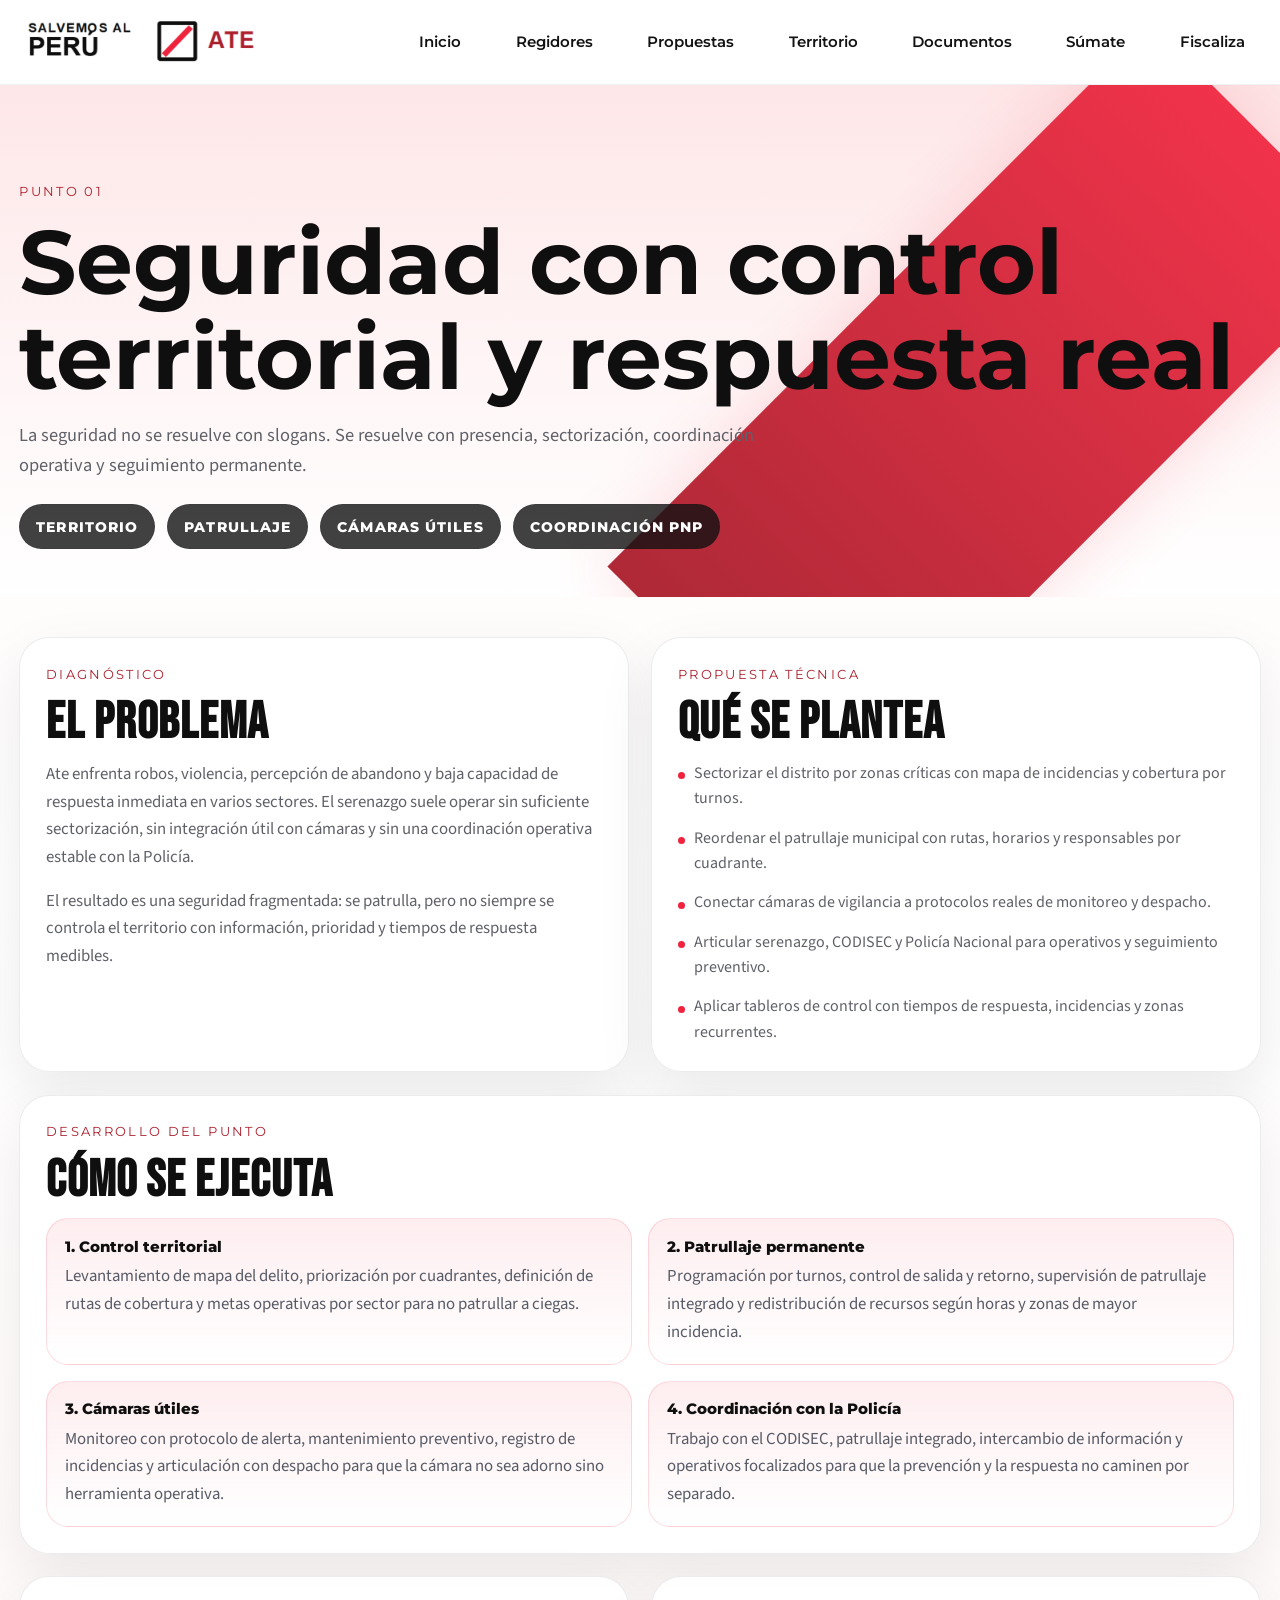
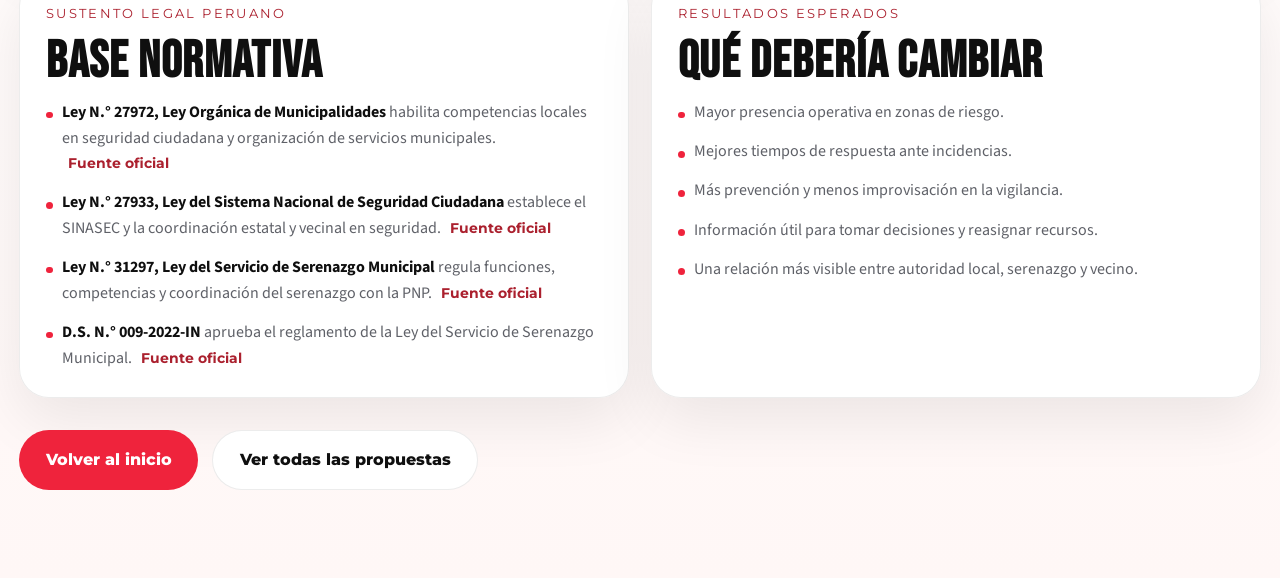
<file: seguridad.html>
<!DOCTYPE html>
<html lang="es">
  <head>
    <meta charset="UTF-8" />
    <meta name="viewport" content="width=device-width, initial-scale=1.0" />
    <meta
      name="description"
      content="Propuesta técnica de seguridad para Ate: control territorial, patrullaje, cámaras útiles y coordinación operativa con la Policía."
    />
    <meta name="robots" content="index,follow,max-image-preview:large" />
    <title>Seguridad | Salvemos al Perú - Ate</title>
    <meta property="og:title" content="Seguridad | Salvemos al Perú - Ate" />
    <meta
      property="og:description"
      content="Propuesta técnica y legal de seguridad para Ate: control territorial, patrullaje, cámaras útiles y coordinación con la Policía."
    />
    <meta
      property="og:image"
      content="https://salvemosalperu-ate.org.pe/img/candidato-alcalde-ate-edwin-astucuri.png"
    />
    <meta property="og:url" content="https://salvemosalperu-ate.org.pe/seguridad.html" />
    <meta property="og:type" content="website" />
    <meta property="og:site_name" content="Salvemos al Perú Ate" />
    <meta name="twitter:card" content="summary_large_image" />
    <meta name="twitter:title" content="Seguridad | Salvemos al Perú - Ate" />
    <meta
      name="twitter:description"
      content="Propuesta técnica y legal de seguridad para Ate: control territorial, patrullaje, cámaras útiles y coordinación con la Policía."
    />
    <meta
      name="twitter:image"
      content="https://salvemosalperu-ate.org.pe/img/candidato-alcalde-ate-edwin-astucuri.png"
    />
    <link rel="canonical" href="https://salvemosalperu-ate.org.pe/seguridad.html" />
    <link rel="icon" type="image/svg+xml" href="assets/favicon.svg" />
    <link rel="preconnect" href="https://fonts.googleapis.com" />
    <link rel="preconnect" href="https://fonts.gstatic.com" crossorigin />
    <link
      href="https://fonts.googleapis.com/css2?family=Bebas+Neue&family=Montserrat:wght@500;600;700;800&family=Source+Sans+3:wght@400;500;600;700&display=swap"
      rel="stylesheet"
    />
    <link rel="stylesheet" href="styles.css" />
  </head>
  <body>
    <header class="sub-header">
      <div class="container sub-header-inner">
        <a class="brand" href="index.html">
          <img
            src="img/logo-partido-salvemos-al-peru-ate.png"
            alt="Logo oficial del partido Salvemos al Perú Ate"
            width="1200"
            height="295"
          />
        </a>
        <nav class="sub-nav">
          <a href="index.html">Inicio</a>
          <a href="regidores.html">Regidores</a>
          <a href="propuestas.html">Propuestas</a>
          <a href="actividades.html">Territorio</a>
          <a href="documentos.html">Documentos</a>
          <a href="index.html#sumate">Súmate</a>
          <a class="nav-cta" href="fiscalizacion.html">Fiscaliza</a>
        </nav>
      </div>
    </header>

    <main class="subpage topic-page">
      <section class="page-hero topic-hero">
        <div class="container">
          <p class="eyebrow">Punto 01</p>
          <h1>Seguridad con control territorial y respuesta real</h1>
          <p class="page-lead">
            La seguridad no se resuelve con slogans. Se resuelve con presencia,
            sectorización, coordinación operativa y seguimiento permanente.
          </p>
          <div class="topic-pillars">
            <span class="topic-pillar">Territorio</span>
            <span class="topic-pillar">Patrullaje</span>
            <span class="topic-pillar">Cámaras útiles</span>
            <span class="topic-pillar">Coordinación PNP</span>
          </div>
        </div>
      </section>

      <section class="section topic-section">
        <div class="container topic-grid">
          <article class="topic-card">
            <p class="eyebrow">Diagnóstico</p>
            <h2>El problema</h2>
            <p>
              Ate enfrenta robos, violencia, percepción de abandono y baja
              capacidad de respuesta inmediata en varios sectores. El serenazgo
              suele operar sin suficiente sectorización, sin integración útil con
              cámaras y sin una coordinación operativa estable con la Policía.
            </p>
            <p>
              El resultado es una seguridad fragmentada: se patrulla, pero no
              siempre se controla el territorio con información, prioridad y
              tiempos de respuesta medibles.
            </p>
          </article>

          <article class="topic-card">
            <p class="eyebrow">Propuesta técnica</p>
            <h2>Qué se plantea</h2>
            <ul class="topic-bullet-list">
              <li>Sectorizar el distrito por zonas críticas con mapa de incidencias y cobertura por turnos.</li>
              <li>Reordenar el patrullaje municipal con rutas, horarios y responsables por cuadrante.</li>
              <li>Conectar cámaras de vigilancia a protocolos reales de monitoreo y despacho.</li>
              <li>Articular serenazgo, CODISEC y Policía Nacional para operativos y seguimiento preventivo.</li>
              <li>Aplicar tableros de control con tiempos de respuesta, incidencias y zonas recurrentes.</li>
            </ul>
          </article>

          <article class="topic-card topic-card-wide">
            <p class="eyebrow">Desarrollo del punto</p>
            <h2>Cómo se ejecuta</h2>
            <div class="topic-detail-grid">
              <div class="topic-detail-card">
                <strong>1. Control territorial</strong>
                <p>Levantamiento de mapa del delito, priorización por cuadrantes, definición de rutas de cobertura y metas operativas por sector para no patrullar a ciegas.</p>
              </div>
              <div class="topic-detail-card">
                <strong>2. Patrullaje permanente</strong>
                <p>Programación por turnos, control de salida y retorno, supervisión de patrullaje integrado y redistribución de recursos según horas y zonas de mayor incidencia.</p>
              </div>
              <div class="topic-detail-card">
                <strong>3. Cámaras útiles</strong>
                <p>Monitoreo con protocolo de alerta, mantenimiento preventivo, registro de incidencias y articulación con despacho para que la cámara no sea adorno sino herramienta operativa.</p>
              </div>
              <div class="topic-detail-card">
                <strong>4. Coordinación con la Policía</strong>
                <p>Trabajo con el CODISEC, patrullaje integrado, intercambio de información y operativos focalizados para que la prevención y la respuesta no caminen por separado.</p>
              </div>
            </div>
          </article>

          <article class="topic-card">
            <p class="eyebrow">Sustento legal peruano</p>
            <h2>Base normativa</h2>
            <ul class="topic-legal-list">
              <li>
                <strong>Ley N.° 27972, Ley Orgánica de Municipalidades</strong>
                habilita competencias locales en seguridad ciudadana y organización de servicios municipales.
                <a href="https://www.gob.pe/institucion/congreso-de-la-republica/normas-legales/229447-27972" target="_blank" rel="noopener noreferrer">Fuente oficial</a>
              </li>
              <li>
                <strong>Ley N.° 27933, Ley del Sistema Nacional de Seguridad Ciudadana</strong>
                establece el SINASEC y la coordinación estatal y vecinal en seguridad.
                <a href="https://www.gob.pe/institucion/congreso-de-la-republica/normas-legales/331205-27933" target="_blank" rel="noopener noreferrer">Fuente oficial</a>
              </li>
              <li>
                <strong>Ley N.° 31297, Ley del Servicio de Serenazgo Municipal</strong>
                regula funciones, competencias y coordinación del serenazgo con la PNP.
                <a href="https://leyes.congreso.gob.pe/Documentos/2016_2021/ADLP/Texto_Consolidado/31297-TXM.pdf" target="_blank" rel="noopener noreferrer">Fuente oficial</a>
              </li>
              <li>
                <strong>D.S. N.° 009-2022-IN</strong>
                aprueba el reglamento de la Ley del Servicio de Serenazgo Municipal.
                <a href="https://www.gob.pe/institucion/munizarumilla/normas-legales/3464601-009-2022-in" target="_blank" rel="noopener noreferrer">Fuente oficial</a>
              </li>
            </ul>
          </article>

          <article class="topic-card">
            <p class="eyebrow">Resultados esperados</p>
            <h2>Qué debería cambiar</h2>
            <ul class="topic-bullet-list">
              <li>Mayor presencia operativa en zonas de riesgo.</li>
              <li>Mejores tiempos de respuesta ante incidencias.</li>
              <li>Más prevención y menos improvisación en la vigilancia.</li>
              <li>Información útil para tomar decisiones y reasignar recursos.</li>
              <li>Una relación más visible entre autoridad local, serenazgo y vecino.</li>
            </ul>
          </article>
        </div>

        <div class="container topic-actions">
          <a class="button button-primary" href="index.html">Volver al inicio</a>
          <a class="button button-secondary" href="propuestas.html">Ver todas las propuestas</a>
        </div>
      </section>
    </main>
    <script src="script.js"></script>
  </body>
</html>
</file>
<file: styles.css>
:root {
  --color-bg: #fffaf8;
  --color-surface: #ffffff;
  --color-text: #121212;
  --color-muted: #5f6168;
  --color-border: rgba(18, 18, 18, 0.12);
  --color-red: #ef233c;
  --color-red-deep: #ab202e;
  --color-black: #0f0f0f;
  --color-dark: #131518;
  --color-cream: #f7f2ef;
  --shadow-soft: 0 20px 60px rgba(18, 18, 18, 0.08);
  --radius-lg: 28px;
  --radius-md: 18px;
  --radius-sm: 12px;
  --container: 1840px;
  --gutter: clamp(1rem, 1.5vw, 2rem);
}

* {
  box-sizing: border-box;
}

html {
  scroll-behavior: smooth;
}

body {
  margin: 0;
  font-family: "Source Sans 3", sans-serif;
  color: var(--color-text);
  background:
    linear-gradient(180deg, rgba(255, 255, 255, 0.95), rgba(255, 250, 248, 1)),
    var(--color-bg);
}

img {
  max-width: 100%;
  display: block;
}

a {
  color: inherit;
  text-decoration: none;
}

p {
  margin: 0 0 1rem;
  line-height: 1.65;
  color: var(--color-muted);
  font-size: 1.05rem;
}

h1,
h2,
h3 {
  margin: 0 0 1rem;
  font-family: "Montserrat", sans-serif;
  line-height: 1.05;
  color: var(--color-black);
}

.container {
  width: min(var(--container), calc(100% - (var(--gutter) * 2)));
  margin: 0 auto;
}

@media (min-width: 1800px) {
  :root {
    --container: 1920px;
    --gutter: clamp(1rem, 1.1vw, 1.75rem);
  }
}

.eyebrow {
  margin-bottom: 0.8rem;
  font-family: "Montserrat", sans-serif;
  font-size: 0.82rem;
  letter-spacing: 0.18em;
  text-transform: uppercase;
  color: var(--color-red-deep);
}

.section {
  padding: 5.5rem 0;
}

.section-lead,
.page-lead {
  max-width: 760px;
  font-size: 1.15rem;
}

.site-header,
.sub-header {
  position: sticky;
  top: 0;
  z-index: 40;
  backdrop-filter: blur(18px);
  background: rgba(255, 255, 255, 0.9);
  border-bottom: 1px solid rgba(18, 18, 18, 0.06);
}

.header-inner,
.sub-header-inner {
  display: flex;
  align-items: center;
  justify-content: space-between;
  gap: 2rem;
  min-height: 84px;
}

.brand img {
  width: 240px;
  height: auto;
}

.site-nav,
.sub-nav {
  display: flex;
  align-items: center;
  gap: 1.4rem;
  font-family: "Montserrat", sans-serif;
  font-size: 0.92rem;
  font-weight: 600;
}

.site-nav a,
.sub-nav a {
  position: relative;
  padding: 0.8rem 1rem;
  border-radius: 999px;
  transition:
    color 180ms ease,
    background 180ms ease,
    box-shadow 180ms ease;
}

.site-nav a::after,
.sub-nav a::after {
  content: "";
  position: absolute;
  left: 0;
  bottom: -0.45rem;
  width: 100%;
  height: 2px;
  background: var(--color-red);
  transform: scaleX(0);
  transform-origin: left;
  transition: transform 180ms ease;
}

.site-nav a:hover::after,
.sub-nav a:hover::after,
.site-nav a:focus-visible::after,
.sub-nav a:focus-visible::after {
  transform: scaleX(1);
}

.nav-cta {
  box-shadow: none;
}

.nav-cta::after {
  left: 1rem;
  right: 1rem;
  width: auto;
  background: rgba(255, 255, 255, 0.92);
}

.site-nav a.is-active,
.sub-nav a.is-active {
  background: var(--color-red);
  color: #fff;
  box-shadow: 0 16px 36px rgba(239, 35, 60, 0.22);
}

.site-nav a.is-active::after,
.sub-nav a.is-active::after {
  display: none;
}

.nav-toggle {
  display: none;
  border: 0;
  background: transparent;
  padding: 0;
}

.nav-toggle span {
  display: block;
  width: 26px;
  height: 2px;
  background: var(--color-black);
}

.nav-toggle span + span {
  margin-top: 5px;
}

.hero {
  position: relative;
  overflow: hidden;
  min-height: calc(100svh - 84px);
  display: flex;
  align-items: center;
  background:
    linear-gradient(180deg, rgba(255, 255, 255, 0.98), rgba(255, 250, 248, 1));
}

.hero::before {
  content: "";
  position: absolute;
  top: 50%;
  left: 50%;
  width: min(24vw, 300px);
  height: 160%;
  background: var(--color-red);
  transform: translate(-50%, -50%) rotate(45deg);
  transform-origin: center;
  pointer-events: none;
}

.hero-band {
  position: absolute;
  inset: 0;
  background:
    radial-gradient(circle at 20% 18%, rgba(171, 32, 46, 0.08), transparent 22%),
    radial-gradient(circle at 82% 72%, rgba(171, 32, 46, 0.12), transparent 24%),
    linear-gradient(135deg, rgba(255, 255, 255, 0.18), transparent 44%);
  pointer-events: none;
}

.hero-grid {
  position: relative;
  z-index: 1;
  display: grid;
  grid-template-columns: minmax(0, 1.2fr) minmax(360px, 0.8fr);
  gap: clamp(2rem, 4vw, 5rem);
  align-items: center;
  padding: clamp(3rem, 5vw, 5rem) 0;
}

.hero-copy {
  max-width: 680px;
}

.hero h1,
.page-hero h1 {
  font-size: clamp(2.8rem, 7vw, 6rem);
}

.hero-lead {
  font-size: clamp(1.3rem, 2vw, 1.8rem);
  color: var(--color-black);
  font-weight: 700;
}

.hero-text {
  max-width: 44ch;
  font-size: 1.1rem;
}

.hero-actions {
  display: flex;
  flex-wrap: wrap;
  gap: 0.9rem;
  margin: 2rem 0;
}

.button {
  display: inline-flex;
  align-items: center;
  justify-content: center;
  min-height: 60px;
  padding: 0 1.65rem;
  border-radius: 999px;
  font-family: "Montserrat", sans-serif;
  font-size: 1rem;
  font-weight: 800;
  transition:
    transform 180ms ease,
    box-shadow 180ms ease,
    background 180ms ease;
}

.button:hover,
.button:focus-visible {
  transform: translateY(-2px);
  box-shadow: 0 16px 36px rgba(18, 18, 18, 0.12);
}

.button-primary {
  background: var(--color-red);
  color: #fff;
}

.button-secondary {
  background: #ffffff;
  border: 1px solid rgba(18, 18, 18, 0.08);
  color: var(--color-black);
}

.hero-meta {
  display: flex;
  flex-wrap: wrap;
  gap: 0.75rem;
  margin: 0;
  padding: 0;
  list-style: none;
}

.hero-meta li {
  padding: 0.65rem 0.9rem;
  border-radius: 999px;
  background: rgba(255, 255, 255, 0.78);
  border: 1px solid rgba(18, 18, 18, 0.08);
  font-weight: 600;
}

.hero-panel {
  display: flex;
  justify-content: flex-end;
}

.hero-panel-stack {
  display: grid;
  gap: 1.25rem;
  width: min(100%, 430px);
}

.hero-card,
.join-form,
.long-card,
.person,
.document-card,
.issue,
.proposal,
.territory-grid article {
  border-radius: var(--radius-lg);
  background: rgba(255, 255, 255, 0.88);
  border: 1px solid rgba(18, 18, 18, 0.08);
  box-shadow: var(--shadow-soft);
}

.hero-card {
  padding: 2rem;
}

.candidate-card {
  padding: 1.6rem;
  border-radius: var(--radius-lg);
  background: rgba(255, 255, 255, 0.92);
  border: 1px solid rgba(18, 18, 18, 0.08);
  box-shadow: var(--shadow-soft);
}

.candidate-badge {
  display: inline-flex;
  margin-bottom: 1rem;
  padding: 0.45rem 0.75rem;
  border-radius: 999px;
  background: rgba(239, 35, 60, 0.1);
  color: var(--color-red-deep);
  font-family: "Montserrat", sans-serif;
  font-size: 0.78rem;
  font-weight: 700;
  letter-spacing: 0.04em;
  text-transform: uppercase;
}

.candidate-photo-frame {
  display: grid;
  place-items: center;
  aspect-ratio: 4 / 5;
  margin-bottom: 1rem;
  border: 2px dashed rgba(171, 32, 46, 0.35);
  border-radius: 24px;
  background:
    linear-gradient(180deg, rgba(239, 35, 60, 0.05), rgba(255, 255, 255, 0.88)),
    #fff;
}

.candidate-photo-frame span {
  font-family: "Montserrat", sans-serif;
  font-size: 0.9rem;
  font-weight: 700;
  color: var(--color-red-deep);
  text-transform: uppercase;
  letter-spacing: 0.06em;
}

.candidate-name {
  margin-bottom: 0.5rem;
  font-family: "Montserrat", sans-serif;
  font-size: 1.25rem;
  font-weight: 800;
  line-height: 1.2;
  color: var(--color-black);
}

.candidate-note {
  margin-bottom: 0;
  font-size: 0.98rem;
}

.panel-kicker {
  margin-bottom: 0.9rem;
  color: var(--color-red-deep);
  font-weight: 700;
  text-transform: uppercase;
  letter-spacing: 0.16em;
  font-size: 0.8rem;
}

.hero-card-foot {
  display: flex;
  flex-wrap: wrap;
  gap: 1rem;
  margin-top: 1.6rem;
  font-family: "Montserrat", sans-serif;
  font-size: 0.9rem;
}

.hero-card-foot a {
  color: var(--color-red-deep);
}

.section-grid,
.principles-wrap,
.join-grid {
  display: grid;
  grid-template-columns: repeat(2, minmax(0, 1fr));
  gap: clamp(1.5rem, 3vw, 4rem);
}

.section-head {
  display: flex;
  align-items: end;
  justify-content: space-between;
  gap: 1rem;
  margin-bottom: 1.6rem;
}

.text-link {
  font-family: "Montserrat", sans-serif;
  font-size: 0.95rem;
  font-weight: 700;
  color: var(--color-red-deep);
}

.issue-grid,
.proposal-grid,
.people-grid,
.territory-grid,
.document-grid,
.long-grid {
  display: grid;
  grid-template-columns: repeat(3, minmax(0, 1fr));
  gap: clamp(1rem, 1.6vw, 1.75rem);
  margin-top: 2rem;
}

.issue,
.proposal,
.person,
.territory-grid article,
.long-card {
  padding: 1.5rem;
}

.issue h3,
.proposal h3,
.territory-grid h3,
.person h3,
.person h2,
.long-card h2 {
  font-size: 1.3rem;
}

.people-grid {
  align-items: stretch;
}

.person-badge {
  display: inline-flex;
  margin-bottom: 1rem;
  padding: 0.45rem 0.7rem;
  border-radius: 999px;
  background: rgba(239, 35, 60, 0.1);
  color: var(--color-red-deep);
  font-family: "Montserrat", sans-serif;
  font-size: 0.78rem;
  font-weight: 700;
  letter-spacing: 0.04em;
  text-transform: uppercase;
}

.person-role {
  color: var(--color-black);
  font-weight: 700;
}

.principles {
  background: var(--color-dark);
}

.principles h2,
.principles .eyebrow {
  color: #fff;
}

.principles-list {
  display: grid;
  gap: 1rem;
  margin: 0;
  padding: 0;
  list-style: none;
}

.principles-list li {
  padding: 1.2rem 1.3rem;
  border-radius: var(--radius-md);
  background: rgba(255, 255, 255, 0.06);
  border: 1px solid rgba(255, 255, 255, 0.08);
  color: #fff;
  font-family: "Montserrat", sans-serif;
  font-weight: 600;
}

.document-grid {
  grid-template-columns: repeat(3, minmax(0, 1fr));
}

.document-card {
  display: block;
  padding: 1.6rem;
  color: inherit;
  transition:
    transform 180ms ease,
    border-color 180ms ease;
}

.document-card:hover,
.document-card:focus-visible {
  transform: translateY(-4px);
  border-color: rgba(239, 35, 60, 0.28);
}

.document-card span {
  display: inline-block;
  margin-bottom: 1rem;
  font-family: "Montserrat", sans-serif;
  font-weight: 800;
  color: var(--color-red-deep);
}

.document-card strong {
  display: block;
  margin-bottom: 0.5rem;
  font-family: "Montserrat", sans-serif;
  font-size: 1.1rem;
}

.document-link {
  display: inline-flex;
  align-items: center;
  margin-top: 1rem;
  font-family: "Montserrat", sans-serif;
  font-size: 0.88rem;
  font-style: normal;
  font-weight: 800;
  letter-spacing: 0.04em;
  text-transform: uppercase;
  color: var(--color-red-deep);
}

.join {
  background: linear-gradient(180deg, var(--color-cream), rgba(255, 255, 255, 0));
}

.join-list {
  margin: 1.5rem 0 0;
  padding-left: 1.1rem;
  color: var(--color-black);
  font-weight: 600;
}

.join-form {
  padding: 1.6rem;
}

.complaint-form {
  transform: translateY(-4.5rem);
}

.floating-results-button {
  position: fixed;
  right: clamp(1rem, 2vw, 2rem);
  bottom: clamp(1rem, 2vw, 2rem);
  z-index: 45;
  display: inline-flex;
  flex-direction: column;
  gap: 0.2rem;
  min-width: 200px;
  padding: 0.95rem 1.1rem;
  border-radius: 22px;
  background: var(--color-red);
  color: #fff;
  box-shadow: 0 22px 48px rgba(239, 35, 60, 0.28);
  transition:
    transform 180ms ease,
    box-shadow 180ms ease,
    background 180ms ease;
}

.floating-results-button:hover,
.floating-results-button:focus-visible {
  transform: translateY(-3px);
  box-shadow: 0 26px 54px rgba(239, 35, 60, 0.34);
  background: var(--color-red-deep);
}

.floating-results-label {
  font-family: "Montserrat", sans-serif;
  font-size: 0.72rem;
  font-weight: 700;
  letter-spacing: 0.08em;
  text-transform: uppercase;
  opacity: 0.88;
}

.floating-results-button strong {
  font-family: "Montserrat", sans-serif;
  font-size: 1rem;
  line-height: 1.2;
}

.join-form label {
  display: block;
  margin-bottom: 1rem;
  font-family: "Montserrat", sans-serif;
  font-size: 0.85rem;
  font-weight: 700;
}

.join-form input,
.join-form select,
.join-form textarea {
  width: 100%;
  margin-top: 0.45rem;
  padding: 0.9rem 1rem;
  border: 1px solid var(--color-border);
  border-radius: 14px;
  font: inherit;
  color: var(--color-black);
  background: #fff;
}

.join-form textarea {
  resize: vertical;
}

.form-note {
  margin-top: 1rem;
  font-size: 0.95rem;
}

.site-footer {
  background: var(--color-dark);
  color: #fff;
  padding: 4rem 0 1.5rem;
}

.footer-grid {
  display: grid;
  grid-template-columns: 1.2fr 0.8fr 0.8fr;
  gap: clamp(1.5rem, 3vw, 3rem);
}

.footer-grid h3 {
  color: #fff;
  font-size: 1rem;
  margin-bottom: 1rem;
}

.footer-grid ul {
  list-style: none;
  padding: 0;
  margin: 0;
}

.footer-grid li + li {
  margin-top: 0.65rem;
}

.footer-grid p,
.footer-grid a {
  color: rgba(255, 255, 255, 0.78);
}

.footer-logo {
  width: 220px;
  margin-bottom: 1rem;
}

.footer-bottom {
  margin-top: 2rem;
  padding-top: 1rem;
  border-top: 1px solid rgba(255, 255, 255, 0.08);
}

.footer-bottom p {
  margin: 0;
  font-size: 0.95rem;
  color: rgba(255, 255, 255, 0.66);
}

.subpage {
  min-height: 100svh;
}

.page-hero {
  padding: 6rem 0 3rem;
  background:
    linear-gradient(
      180deg,
      rgba(239, 35, 60, 0.08) 0%,
      rgba(255, 255, 255, 0.96) 100%
    );
}

.regidores-page {
  background:
    linear-gradient(180deg, #fff7f6 0%, #ffffff 38%, #fff7f6 100%);
}

.regidores-hero {
  position: relative;
  overflow: hidden;
}

.regidores-hero::after {
  content: "";
  position: absolute;
  top: -12%;
  right: 12%;
  width: min(28vw, 320px);
  height: 150%;
  background: linear-gradient(180deg, rgba(239, 35, 60, 0.92), rgba(171, 32, 46, 0.96));
  transform: rotate(45deg);
  box-shadow: 0 0 70px rgba(239, 35, 60, 0.16);
  pointer-events: none;
}

.regidores-hero .container,
.regidores-message-wrap,
.regidores-close-wrap {
  position: relative;
  z-index: 1;
}

.regidores-message {
  padding-top: 2.5rem;
}

.regidores-message-wrap,
.regidores-close-wrap {
  max-width: 980px;
}

.regidores-message-copy,
.regidores-close-wrap {
  padding: clamp(1.75rem, 3vw, 2.6rem);
  border-radius: 30px;
  background: rgba(255, 255, 255, 0.9);
  border: 1px solid rgba(18, 18, 18, 0.08);
  box-shadow: 0 22px 58px rgba(18, 18, 18, 0.08);
}

.regidores-message-copy h2,
.regidores-close-wrap h2 {
  font-family: "Bebas Neue", "Montserrat", sans-serif;
  font-size: clamp(2.6rem, 5vw, 4.4rem);
  line-height: 0.95;
  text-transform: uppercase;
  letter-spacing: 0.02em;
}

.regidores-grid-section {
  padding-top: 2.5rem;
}

.regidores-grid {
  display: grid;
  grid-template-columns: repeat(4, minmax(0, 1fr));
  gap: 1.35rem;
}

.regidor-card {
  overflow: hidden;
  border-radius: 30px;
  background: #ffffff;
  border: 1px solid rgba(18, 18, 18, 0.08);
  box-shadow: 0 22px 60px rgba(18, 18, 18, 0.08);
  transition:
    transform 180ms ease,
    box-shadow 180ms ease,
    border-color 180ms ease;
}

.regidor-card:hover,
.regidor-card:focus-within {
  transform: translateY(-5px);
  border-color: rgba(239, 35, 60, 0.2);
  box-shadow: 0 26px 70px rgba(18, 18, 18, 0.12);
}

.regidor-photo {
  position: relative;
  overflow: hidden;
  aspect-ratio: 4 / 5;
  background:
    linear-gradient(180deg, rgba(239, 35, 60, 0.12), rgba(255, 255, 255, 0.95)),
    linear-gradient(135deg, rgba(239, 35, 60, 0.16), transparent 58%);
}

.regidor-photo::after {
  content: "";
  position: absolute;
  right: -18%;
  bottom: -18%;
  width: 70%;
  height: 46%;
  background: rgba(239, 35, 60, 0.9);
  transform: rotate(45deg);
}

.regidor-photo-inner {
  position: absolute;
  inset: 0;
  z-index: 1;
  display: grid;
  place-content: center;
  gap: 0.45rem;
  text-align: center;
}

.regidor-photo-inner span {
  display: inline-flex;
  align-items: center;
  justify-content: center;
  width: 5.2rem;
  height: 5.2rem;
  margin: 0 auto;
  border-radius: 999px;
  background: #ffffff;
  border: 2px solid rgba(239, 35, 60, 0.16);
  font-family: "Montserrat", sans-serif;
  font-size: 1.35rem;
  font-weight: 800;
  color: var(--color-red-deep);
  box-shadow: 0 16px 36px rgba(18, 18, 18, 0.08);
}

.regidor-photo-inner small {
  font-family: "Montserrat", sans-serif;
  font-size: 0.78rem;
  font-weight: 700;
  letter-spacing: 0.08em;
  text-transform: uppercase;
  color: var(--color-black);
}

.regidor-card-body {
  display: grid;
  gap: 0.75rem;
  padding: 1.35rem;
}

.regidor-role {
  margin: 0;
  font-family: "Montserrat", sans-serif;
  font-size: 0.82rem;
  font-weight: 800;
  letter-spacing: 0.12em;
  text-transform: uppercase;
  color: var(--color-red-deep);
}

.regidor-card h2 {
  margin: 0;
  font-size: 1.32rem;
  line-height: 1.08;
}

.regidor-profile,
.regidor-focus {
  margin: 0;
}

.regidor-profile {
  min-height: 4.2rem;
}

.regidor-focus strong {
  color: var(--color-black);
}

.regidor-button {
  min-height: 50px;
  width: fit-content;
  margin-top: 0.25rem;
}

.regidores-close {
  padding-top: 2.5rem;
  padding-bottom: 6rem;
}

.regidores-close-wrap .button {
  margin-top: 1.5rem;
}

@media (max-width: 1280px) {
  .regidores-grid {
    grid-template-columns: repeat(3, minmax(0, 1fr));
  }
}

.home-main {
  background: #ffffff;
  color: var(--color-black);
}

.home-section-light {
  background: #ffffff;
  color: var(--color-black);
}

.home-section-light h2,
.home-section-light h3,
.home-section-light strong {
  color: var(--color-black);
}

.home-section-light p {
  color: #4c505b;
}

.home-section-red {
  background: linear-gradient(180deg, #b1162d 0%, #8f1024 100%);
  color: #fff;
}

.home-main h1,
.home-main h2,
.home-main h3,
.home-main p,
.home-main strong,
.home-main li {
  color: inherit;
}

.home-main .text-link,
.home-main .document-link {
  color: var(--color-red-deep);
}

.home-section {
  position: relative;
  padding: 6.75rem 0;
}

.home-stack {
  display: grid;
  gap: 2.4rem;
}

.home-heading-block {
  max-width: 700px;
}

.home-section-tag,
.home-kicker,
.home-panel-label {
  display: inline-flex;
  align-items: center;
  gap: 0.45rem;
  margin-bottom: 1rem;
  padding: 0.35rem 0.7rem;
  border-radius: 999px;
  background: rgba(255, 255, 255, 0.08);
  border: 1px solid rgba(255, 255, 255, 0.1);
  color: #ff97a2;
  font-family: "Montserrat", sans-serif;
  font-size: 0.76rem;
  font-weight: 700;
  letter-spacing: 0.08em;
  text-transform: uppercase;
}

.home-section-tag-xl {
  margin-bottom: 0.55rem;
  padding: 0;
  border: 0;
  background: transparent;
  color: var(--color-red);
  font-family: "Bebas Neue", "Montserrat", sans-serif;
  font-size: clamp(5.2rem, 14vw, 9.75rem);
  line-height: 0.88;
  letter-spacing: 0.05em;
  box-shadow: none;
}

.home-heading-block h2,
.home-final-wrap h2 {
  margin-bottom: 0;
  font-family: "Bebas Neue", "Montserrat", sans-serif;
  font-size: clamp(3rem, 6vw, 5.2rem);
  line-height: 0.95;
  letter-spacing: 0.02em;
  text-transform: uppercase;
  color: #fff;
}

.home-hero {
  position: relative;
  overflow: hidden;
  min-height: calc(100svh - 84px);
  display: flex;
  align-items: center;
  padding: 2.2rem 0;
  background: #ffffff;
}

.home-hero-glow {
  position: absolute;
  inset: 0;
  background:
    radial-gradient(circle at 16% 22%, rgba(239, 35, 60, 0.08), transparent 22%),
    radial-gradient(circle at 84% 18%, rgba(239, 35, 60, 0.06), transparent 20%);
  pointer-events: none;
}

.home-hero-stripe {
  position: absolute;
  top: 50%;
  left: 50%;
  width: min(20vw, 280px);
  height: 170%;
  background: linear-gradient(180deg, #ff2844 0%, #d91f36 100%);
  transform: translate(-50%, -50%) rotate(45deg);
  transform-origin: center;
  box-shadow: 0 0 60px rgba(239, 35, 60, 0.18);
  pointer-events: none;
}

.home-hero-grid {
  position: relative;
  z-index: 1;
  display: grid;
  grid-template-columns: minmax(0, 0.92fr) minmax(380px, 0.72fr);
  gap: clamp(3rem, 5vw, 7rem);
  align-items: center;
  min-height: 100%;
}

.home-hero-copy {
  display: grid;
  align-content: center;
  max-width: 560px;
}

.home-hero-copy h1 {
  margin-bottom: 1.15rem;
  font-family: "Bebas Neue", "Montserrat", sans-serif;
  font-size: clamp(2.85rem, 6.8vw, 5.6rem);
  line-height: 0.92;
  letter-spacing: 0.015em;
  text-transform: uppercase;
  color: var(--color-black);
}

.home-entity-line {
  margin: 0 0 1rem;
  font-family: "Montserrat", sans-serif;
  font-size: 0.82rem;
  font-weight: 800;
  letter-spacing: 0.07em;
  text-transform: uppercase;
  color: var(--color-red-deep);
}

.home-hero-lead {
  max-width: 28ch;
  margin-bottom: 0;
  font-size: clamp(1.18rem, 1.7vw, 1.45rem);
  font-weight: 700;
  line-height: 1.4;
  color: #313642;
}

.home-social-row {
  display: flex;
  flex-wrap: nowrap;
  gap: 0.55rem;
  margin-top: 1rem;
  position: relative;
  z-index: 2;
  transform: translateY(-24.8rem);
  align-items: center;
  width: 100%;
  max-width: 100%;
}

.home-social-button {
  display: inline-flex;
  align-items: center;
  justify-content: center;
  gap: 0.5rem;
  min-height: 42px;
  max-height: 42px;
  padding: 0.58rem 0.82rem;
  border-radius: 999px;
  border: 1px solid transparent;
  box-shadow: 0 12px 28px rgba(18, 18, 18, 0.14);
  font-family: "Montserrat", sans-serif;
  font-size: 0.78rem;
  font-weight: 800;
  line-height: 1;
  color: #ffffff;
  transition:
    transform 160ms ease,
    box-shadow 160ms ease,
    border-color 160ms ease;
  flex: 0 1 auto;
}

.home-social-button:hover,
.home-social-button:focus-visible {
  transform: translateY(-1px);
  border-color: rgba(255, 255, 255, 0.16);
  box-shadow: 0 16px 34px rgba(18, 18, 18, 0.18);
}

.home-social-button:focus-visible {
  outline: 3px solid rgba(239, 35, 60, 0.16);
  outline-offset: 2px;
}

.home-social-button svg {
  width: 20px;
  height: 20px;
  max-width: 20px;
  max-height: 20px;
  fill: currentColor;
  flex: 0 0 20px;
}

.home-social-button span {
  display: inline-flex;
  align-items: center;
  white-space: nowrap;
}

.home-social-button img,
.home-social-button svg,
.home-social-button i {
  width: 20px !important;
  height: 20px !important;
  max-width: 20px !important;
  max-height: 20px !important;
}

.home-social-tiktok,
.home-social-x {
  background: #0f0f10;
}

.home-social-facebook {
  background: linear-gradient(180deg, #2f86ff 0%, #1d67ea 100%);
}

.home-social-instagram {
  background: linear-gradient(135deg, #f8a928 0%, #ef4e4e 38%, #dd2a7b 72%, #9b36b7 100%);
}

.home-social-youtube {
  background: linear-gradient(180deg, #ff2d20 0%, #ea0f0f 100%);
}

.home-social-whatsapp {
  background: linear-gradient(180deg, #2ad46f 0%, #18b85a 100%);
}

.home-hero-actions,
.home-final-actions {
  display: flex;
  flex-wrap: wrap;
  gap: 0.9rem;
  margin-top: 1.25rem;
}

.button-ghost {
  background: #ffffff;
  border: 1px solid rgba(18, 18, 18, 0.08);
  color: var(--color-black);
}

.home-candidate-panel {
  position: relative;
  z-index: 1;
  display: grid;
  align-items: center;
  padding: 0;
  width: min(100%, 520px);
}

.home-candidate-photo {
  position: relative;
  overflow: hidden;
  margin: 0;
  padding: 0.95rem 0.95rem 1.1rem;
  border: 1px solid rgba(18, 18, 18, 0.08);
  border-radius: 28px;
  background: linear-gradient(180deg, #ffffff 0%, #fff8f8 100%);
  box-shadow: 0 28px 80px rgba(18, 18, 18, 0.12);
}

.home-candidate-photo picture {
  position: relative;
  display: block;
  overflow: hidden;
  aspect-ratio: 4.2 / 5;
  border-radius: 22px;
}

.home-candidate-photo picture::after {
  content: "";
  position: absolute;
  inset: 0;
  background:
    linear-gradient(180deg, rgba(10, 10, 13, 0.01) 0%, rgba(10, 10, 13, 0.03) 54%, rgba(10, 10, 13, 0.16) 100%),
    linear-gradient(135deg, rgba(239, 35, 60, 0.12) 0%, transparent 45%);
  pointer-events: none;
}

.home-candidate-photo img {
  width: 100%;
  height: 100%;
  object-fit: cover;
  object-position: center 14%;
  filter: saturate(1.03) contrast(1.02);
}

.home-candidate-caption {
  display: grid;
  gap: 0.22rem;
  padding-top: 0.95rem;
  text-align: center;
}

.home-candidate-caption strong {
  font-family: "Montserrat", sans-serif;
  font-size: 0.98rem;
  font-weight: 800;
  line-height: 1.3;
  letter-spacing: 0.03em;
  text-transform: uppercase;
  color: var(--color-black);
}

.home-candidate-caption span {
  font-family: "Montserrat", sans-serif;
  font-size: 0.9rem;
  font-weight: 700;
  color: var(--color-red-deep);
}
.home-copy-block p,
.home-cta-copy,
.home-final-wrap p {
  max-width: 38ch;
  margin-bottom: 0;
  font-size: 1rem;
  color: #515661;
}

.home-message {
  padding-top: 4rem;
  padding-bottom: 2rem;
}

.home-message-identity {
  margin-bottom: 0.9rem;
  font-family: "Montserrat", sans-serif;
  font-size: 0.9rem;
  font-weight: 800;
  letter-spacing: 0.06em;
  text-transform: uppercase;
  color: var(--color-red-deep);
}

.home-campaign-priorities {
  padding-top: 2.25rem;
  padding-bottom: 3.2rem;
}

.home-priority-grid {
  display: grid;
  grid-template-columns: repeat(3, minmax(0, 1fr));
  gap: 1.35rem;
}

.home-priority-card {
  display: block;
  padding: 1.85rem;
  border-radius: 28px;
  background: #ffffff;
  border: 1px solid rgba(18, 18, 18, 0.08);
  box-shadow: 0 18px 50px rgba(18, 18, 18, 0.08);
  text-decoration: none;
  transition:
    transform 180ms ease,
    box-shadow 180ms ease,
    border-color 180ms ease;
}

.home-priority-card:hover,
.home-priority-card:focus-visible {
  transform: translateY(-8px);
  border-color: rgba(239, 35, 60, 0.28);
  box-shadow: 0 24px 60px rgba(239, 35, 60, 0.14);
}

.home-priority-card:focus-visible {
  outline: 3px solid rgba(239, 35, 60, 0.18);
  outline-offset: 4px;
}

.home-priority-index {
  display: inline-flex;
  margin-bottom: 1rem;
  font-family: "Bebas Neue", "Montserrat", sans-serif;
  font-size: 2.35rem;
  line-height: 1;
  letter-spacing: 0.08em;
  color: var(--color-red);
}

.home-priority-card h3 {
  margin-bottom: 0.6rem;
  font-family: "Montserrat", sans-serif;
  font-size: 1.28rem;
  font-weight: 800;
  color: var(--color-black);
}

.home-priority-card p {
  margin: 0;
  color: #555b66;
}

.home-impact-quote {
  padding: 1.55rem 1.8rem;
  border-radius: 28px;
  background: linear-gradient(135deg, #ef233c 0%, #b1162d 100%);
  box-shadow: 0 24px 60px rgba(177, 22, 45, 0.2);
}

.home-impact-quote p {
  margin: 0;
  text-align: center;
  font-family: "Bebas Neue", "Montserrat", sans-serif;
  font-size: clamp(2rem, 4.2vw, 3.5rem);
  line-height: 0.98;
  letter-spacing: 0.03em;
  text-transform: uppercase;
  color: #fff;
}

.home-ticket {
  padding-top: 3rem;
  padding-bottom: 3rem;
}

.home-ticket-grid {
  display: grid;
  grid-template-columns: minmax(0, 1.05fr) minmax(0, 0.95fr);
  gap: 1.35rem;
  align-items: stretch;
}

.home-ticket-card {
  padding: 1.8rem;
  border-radius: 30px;
  background: rgba(255, 255, 255, 0.06);
  border: 1px solid rgba(255, 255, 255, 0.1);
  box-shadow: 0 24px 60px rgba(0, 0, 0, 0.12);
}

.home-ticket-card h2 {
  margin-bottom: 0.85rem;
  font-family: "Bebas Neue", "Montserrat", sans-serif;
  font-size: clamp(2.45rem, 4vw, 4rem);
  line-height: 0.98;
  letter-spacing: 0.02em;
  text-transform: uppercase;
  color: #fff;
}

.home-ticket-card p,
.home-ticket-card li {
  color: rgba(255, 255, 255, 0.84);
}

.home-ticket-list {
  display: grid;
  gap: 0.95rem;
  margin: 1.2rem 0 0;
  padding: 0;
  list-style: none;
}

.home-ticket-list li {
  position: relative;
  padding-left: 1rem;
  line-height: 1.55;
}

.home-ticket-list li::before {
  content: "";
  position: absolute;
  left: 0;
  top: 0.68rem;
  width: 0.42rem;
  height: 0.42rem;
  border-radius: 999px;
  background: #ff8d9c;
}

.home-ticket-list strong {
  color: #fff;
}

.home-ticket-brand {
  display: flex;
  align-items: center;
  justify-content: center;
  margin-top: 1.25rem;
  padding: 1.2rem;
  border-radius: 24px;
  background: rgba(255, 255, 255, 0.94);
  border: 1px solid rgba(255, 255, 255, 0.14);
}

.home-ticket-brand img {
  width: min(100%, 360px);
  height: auto;
}

.home-problem {
  border-top: 1px solid rgba(255, 255, 255, 0.08);
  margin-top: -1.5rem;
  padding-top: 0;
}

.home-problem-grid,
.home-axis-grid {
  display: grid;
  grid-template-columns: repeat(3, minmax(0, 1fr));
  gap: 1.25rem;
}

.home-problem .home-stack {
  gap: 0.25rem;
}

.home-identity-list {
  display: grid;
  gap: 0.7rem;
  margin: 1.1rem 0 0;
  padding: 0;
  list-style: none;
}

.home-ticket .home-identity-list {
  margin-top: 1.2rem;
}

.home-ticket .home-identity-list li {
  color: #ffffff;
}

.home-ticket .home-identity-list li::before {
  background: #ff8d9c;
}

.home-territory-intro {
  max-width: 840px;
}

.home-identity-list li {
  position: relative;
  padding-left: 1rem;
  font-family: "Montserrat", sans-serif;
  font-size: 0.98rem;
  font-weight: 700;
  line-height: 1.45;
  color: var(--color-black);
}

.home-identity-list li::before {
  content: "";
  position: absolute;
  left: 0;
  top: 0.62rem;
  width: 0.42rem;
  height: 0.42rem;
  border-radius: 999px;
  background: var(--color-red);
}

.home-problem .home-heading-block {
  max-width: 720px;
}

.home-problem .home-problem-grid {
  margin-top: 0.25rem;
}

.home-territory-map {
  margin: 0;
  padding: 0.75rem;
  border-radius: 28px;
  background: #ffffff;
  border: 1px solid rgba(18, 18, 18, 0.08);
  box-shadow: 0 18px 50px rgba(18, 18, 18, 0.08);
}

.home-territory-title {
  margin: 1.35rem 0 1.1rem;
  text-align: center;
  font-family: "Bebas Neue", "Montserrat", sans-serif;
  font-size: clamp(2.35rem, 4.3vw, 4rem);
  line-height: 0.98;
  letter-spacing: 0.03em;
  text-transform: uppercase;
  color: var(--color-black);
}

.home-territory-map img {
  width: 100%;
  border-radius: 20px;
  border: 1px solid rgba(18, 18, 18, 0.08);
}

.home-territory-map figcaption {
  margin-top: 0.9rem;
  font-size: 0.96rem;
  color: #555b66;
}

.home-axis-grid {
  grid-template-columns: repeat(4, minmax(0, 1fr));
}

.home-problem-item,
.home-axis-item,
.home-contrast-band,
.home-join-form {
  border-radius: 26px;
  border: 1px solid rgba(255, 255, 255, 0.08);
  background: rgba(255, 255, 255, 0.04);
  box-shadow: 0 20px 60px rgba(0, 0, 0, 0.16);
}

.home-problem-item,
.home-axis-item {
  padding: 1.65rem;
}

.home-axis-card {
  display: block;
  text-decoration: none;
  transition:
    transform 180ms ease,
    box-shadow 180ms ease,
    border-color 180ms ease;
}

.home-axis-card:hover,
.home-axis-card:focus-visible {
  transform: translateY(-8px);
  border-color: rgba(239, 35, 60, 0.28);
  box-shadow: 0 24px 60px rgba(239, 35, 60, 0.14);
}

.home-axis-card:focus-visible {
  outline: 3px solid rgba(239, 35, 60, 0.18);
  outline-offset: 4px;
}

.home-problem-card {
  display: block;
  text-decoration: none;
  transition:
    transform 180ms ease,
    box-shadow 180ms ease,
    border-color 180ms ease;
}

.home-problem-card:hover,
.home-problem-card:focus-visible {
  transform: translateY(-8px);
  border-color: rgba(239, 35, 60, 0.28);
  box-shadow: 0 24px 60px rgba(239, 35, 60, 0.14);
}

.home-problem-card:focus-visible {
  outline: 3px solid rgba(239, 35, 60, 0.18);
  outline-offset: 4px;
}

.home-problem-item {
  border-top: 5px solid var(--color-red);
}

.home-problem-item strong,
.home-axis-item h3 {
  display: block;
  margin-bottom: 0.6rem;
  font-family: "Montserrat", sans-serif;
  font-size: 1.2rem;
  font-weight: 800;
  color: #fff;
}

.home-problem-item p,
.home-axis-item p,
.home-contrast-band p {
  margin: 0;
  color: rgba(255, 255, 255, 0.82);
}

.home-problem-quote {
  display: block;
  margin-top: 1rem;
  font-family: "Montserrat", sans-serif;
  font-size: 0.98rem;
  font-style: normal;
  font-weight: 800;
  line-height: 1.5;
  color: var(--color-red);
}

.home-section-light .home-problem-item,
.home-section-light .home-axis-item,
.home-section-light .home-contrast-band,
.home-section-light .home-join-form {
  background: #ffffff;
  border-color: rgba(18, 18, 18, 0.08);
  box-shadow: 0 18px 50px rgba(18, 18, 18, 0.08);
}

.home-section-light .home-problem-item p,
.home-section-light .home-axis-item p,
.home-section-light .home-contrast-band p {
  color: #555b66;
}

.home-section-light .home-problem-quote {
  color: var(--color-red-deep);
}

.home-split,
.home-cta-grid {
  display: grid;
  grid-template-columns: minmax(0, 0.9fr) minmax(0, 1.1fr);
  gap: clamp(2rem, 5vw, 5rem);
  align-items: center;
}

.home-cause,
.home-differential {
  background: linear-gradient(180deg, rgba(255, 255, 255, 0.02), transparent);
}

.home-cause {
  background:
    linear-gradient(180deg, #0f1116 0%, #191d24 100%);
}

.home-cause-visual {
  position: relative;
  overflow: hidden;
  margin: 0;
  min-height: 100%;
  border-radius: 30px;
  background: #0e1015;
  border: 1px solid rgba(255, 255, 255, 0.08);
  box-shadow: 0 28px 70px rgba(0, 0, 0, 0.24);
}

.home-cause-visual img {
  width: 100%;
  height: 100%;
  min-height: 460px;
  object-fit: cover;
  filter: saturate(0.84) contrast(1.08);
}

.home-cause-visual::after {
  content: "";
  position: absolute;
  inset: 0;
  background:
    linear-gradient(180deg, rgba(8, 10, 14, 0.12) 0%, rgba(8, 10, 14, 0.2) 38%, rgba(8, 10, 14, 0.82) 100%),
    linear-gradient(135deg, rgba(239, 35, 60, 0.18) 0%, transparent 42%);
  pointer-events: none;
}

.home-cause-visual figcaption {
  position: absolute;
  right: 1.6rem;
  bottom: 1.5rem;
  left: 1.6rem;
  z-index: 1;
}

.home-cause-visual h2 {
  max-width: 11ch;
  margin: 0;
  font-family: "Bebas Neue", "Montserrat", sans-serif;
  font-size: clamp(2.7rem, 5vw, 4.6rem);
  line-height: 0.94;
  letter-spacing: 0.02em;
  text-transform: uppercase;
  color: #ffffff;
}

.home-cause-copy {
  padding: clamp(1.6rem, 2vw, 2.2rem);
  border-radius: 30px;
  background: rgba(255, 255, 255, 0.05);
  border: 1px solid rgba(255, 255, 255, 0.08);
  box-shadow: 0 24px 60px rgba(0, 0, 0, 0.16);
}

.home-cause-copy h3 {
  margin-bottom: 1rem;
  font-family: "Montserrat", sans-serif;
  font-size: clamp(1.4rem, 2vw, 2rem);
  line-height: 1.1;
  color: #ffffff;
}

.home-cause-copy p {
  max-width: none;
  color: rgba(255, 255, 255, 0.82);
}

.home-axis-item span {
  display: inline-flex;
  margin-bottom: 1.1rem;
  font-family: "Bebas Neue", "Montserrat", sans-serif;
  font-size: 2rem;
  letter-spacing: 0.08em;
  color: #ff5e71;
}

.home-axis-link {
  display: inline-flex;
  margin-top: 0.75rem;
}

.topic-page {
  background:
    linear-gradient(180deg, #fff7f6 0%, #ffffff 38%, #fff7f6 100%);
}

.topic-hero {
  position: relative;
  overflow: hidden;
}

.topic-hero::after {
  content: "";
  position: absolute;
  top: -12%;
  right: 10%;
  width: min(28vw, 320px);
  height: 150%;
  background: linear-gradient(180deg, rgba(239, 35, 60, 0.92), rgba(171, 32, 46, 0.96));
  transform: rotate(45deg);
  box-shadow: 0 0 70px rgba(239, 35, 60, 0.16);
  pointer-events: none;
}

.topic-hero .container {
  position: relative;
  z-index: 1;
}

.topic-section {
  padding-top: 2.5rem;
  padding-bottom: 5.5rem;
}

.topic-pillars {
  display: flex;
  flex-wrap: wrap;
  gap: 0.75rem;
  margin-top: 1.5rem;
}

.topic-pillar {
  display: inline-flex;
  align-items: center;
  min-height: 2.8rem;
  padding: 0.65rem 1rem;
  border-radius: 999px;
  background: rgba(18, 18, 18, 0.8);
  border: 1px solid rgba(18, 18, 18, 0.08);
  color: #ffffff;
  font-family: "Montserrat", sans-serif;
  font-size: 0.86rem;
  font-weight: 800;
  letter-spacing: 0.08em;
  text-transform: uppercase;
}

.topic-grid {
  display: grid;
  grid-template-columns: repeat(2, minmax(0, 1fr));
  gap: 1.4rem;
}

.topic-card {
  padding: clamp(1.5rem, 2vw, 2rem);
  border-radius: 30px;
  background: rgba(255, 255, 255, 0.92);
  border: 1px solid rgba(18, 18, 18, 0.08);
  box-shadow: 0 22px 58px rgba(18, 18, 18, 0.08);
}

.topic-card-wide {
  grid-column: 1 / -1;
}

.topic-card h2 {
  margin-bottom: 0.85rem;
  font-family: "Bebas Neue", "Montserrat", sans-serif;
  font-size: clamp(2.3rem, 4vw, 3.5rem);
  line-height: 0.96;
  letter-spacing: 0.02em;
  text-transform: uppercase;
}

.topic-bullet-list,
.topic-legal-list {
  display: grid;
  gap: 0.85rem;
  margin: 0;
  padding: 0;
  list-style: none;
}

.topic-bullet-list li,
.topic-legal-list li {
  position: relative;
  padding-left: 1rem;
  line-height: 1.6;
  color: var(--color-muted);
}

.topic-bullet-list li::before,
.topic-legal-list li::before {
  content: "";
  position: absolute;
  left: 0;
  top: 0.72rem;
  width: 0.42rem;
  height: 0.42rem;
  border-radius: 999px;
  background: var(--color-red);
}

.topic-legal-list strong {
  color: var(--color-black);
}

.topic-legal-list a {
  display: inline-flex;
  margin-left: 0.4rem;
  font-family: "Montserrat", sans-serif;
  font-size: 0.88rem;
  font-weight: 700;
  color: var(--color-red-deep);
}

.topic-detail-grid {
  display: grid;
  grid-template-columns: repeat(2, minmax(0, 1fr));
  gap: 1rem;
}

.topic-detail-card {
  padding: 1.1rem 1.15rem;
  border-radius: 22px;
  background: linear-gradient(180deg, rgba(239, 35, 60, 0.08), rgba(255, 255, 255, 0.98));
  border: 1px solid rgba(239, 35, 60, 0.15);
}

.topic-detail-card strong {
  display: block;
  margin-bottom: 0.45rem;
  font-family: "Montserrat", sans-serif;
  font-size: 0.95rem;
  font-weight: 800;
  color: var(--color-black);
}

.topic-detail-card p {
  margin: 0;
  color: #565b66;
}

.topic-actions {
  display: flex;
  flex-wrap: wrap;
  gap: 0.9rem;
  margin-top: 2rem;
}

.home-axis-list,
.proposal-bullet-list {
  display: grid;
  gap: 0.7rem;
  margin: 0;
  padding: 0;
  list-style: none;
}

.home-axis-list li,
.proposal-bullet-list li {
  position: relative;
  padding-left: 1rem;
  line-height: 1.5;
}

.home-axis-list li::before,
.proposal-bullet-list li::before {
  content: "";
  position: absolute;
  left: 0;
  top: 0.65rem;
  width: 0.42rem;
  height: 0.42rem;
  border-radius: 999px;
  background: var(--color-red);
}

.home-axis-icon {
  display: inline-flex;
  align-items: center;
  justify-content: center;
  width: 3.25rem;
  height: 3.25rem;
  margin-bottom: 1rem;
  border-radius: 18px;
  background: rgba(239, 35, 60, 0.12);
}

.home-axis-icon svg {
  width: 1.45rem;
  height: 1.45rem;
  fill: none;
  stroke: var(--color-red);
  stroke-width: 1.8;
  stroke-linecap: round;
  stroke-linejoin: round;
}

.home-contrast-band {
  padding: 2rem;
  border-left: 6px solid var(--color-red);
}

.home-impact-line,
.proposal-impact p {
  max-width: 720px;
  margin: 1.6rem 0 0;
  font-family: "Montserrat", sans-serif;
  font-size: 1rem;
  font-weight: 800;
  line-height: 1.5;
}

.home-impact-line {
  color: var(--color-black);
}

.proposal-impact {
  margin-top: 2rem;
}

.proposal-topic-card {
  display: block;
  text-decoration: none;
  transition:
    transform 180ms ease,
    box-shadow 180ms ease,
    border-color 180ms ease;
}

.proposal-topic-card:hover,
.proposal-topic-card:focus-visible {
  transform: translateY(-8px);
  border-color: rgba(239, 35, 60, 0.24);
  box-shadow: 0 24px 60px rgba(239, 35, 60, 0.12);
}

.proposal-topic-card:focus-visible {
  outline: 3px solid rgba(239, 35, 60, 0.18);
  outline-offset: 4px;
}

.home-documents .document-card {
  background: rgba(255, 255, 255, 0.96);
  border-color: rgba(18, 18, 18, 0.08);
}

.home-documents .document-card:hover,
.home-documents .document-card:focus-visible {
  border-color: rgba(255, 94, 113, 0.42);
}

.home-documents .document-card span,
.home-documents .document-card strong {
  color: var(--color-black);
}

.home-documents .document-card p {
  color: #565b66;
}

.home-join-form {
  padding: 1.9rem;
  background: #ffffff;
}

.home-join-form input,
.home-join-form select {
  background: rgba(255, 255, 255, 0.96);
}

.home-final {
  padding-bottom: 7.5rem;
}

.home-final-wrap {
  max-width: 860px;
}

.home-final-wrap p {
  margin-top: 1rem;
}

.home-official-source {
  padding-top: 1.5rem;
  padding-bottom: 6rem;
}

.home-official-source-wrap {
  max-width: 960px;
  padding: 1.8rem;
  border-radius: 28px;
  background: linear-gradient(180deg, #ffffff 0%, #fff7f7 100%);
  border: 1px solid rgba(239, 35, 60, 0.1);
  box-shadow: 0 18px 50px rgba(18, 18, 18, 0.08);
}

.home-official-source-wrap h2 {
  margin-bottom: 0.85rem;
  font-family: "Bebas Neue", "Montserrat", sans-serif;
  font-size: clamp(2.3rem, 4vw, 4rem);
  line-height: 0.96;
  letter-spacing: 0.02em;
  text-transform: uppercase;
  color: var(--color-black);
}

.home-official-source-wrap p:last-child {
  max-width: 58ch;
  color: #555b66;
}

@media (max-width: 980px) {
  .nav-toggle {
    display: block;
  }

  .site-nav {
    position: absolute;
    top: 84px;
    left: 1rem;
    right: 1rem;
    display: none;
    flex-direction: column;
    align-items: flex-start;
    padding: 1rem;
    border-radius: 20px;
    background: rgba(255, 255, 255, 0.98);
    border: 1px solid rgba(18, 18, 18, 0.08);
    box-shadow: var(--shadow-soft);
  }

  .site-nav.is-open {
    display: flex;
  }

  .sub-nav {
    display: none;
  }

  .hero {
    min-height: auto;
    background:
      linear-gradient(180deg, rgba(255, 255, 255, 0.98), rgba(255, 250, 248, 1));
  }

  .hero::before {
    width: min(30vw, 220px);
  }

  .hero-grid,
  .section-grid,
  .principles-wrap,
  .join-grid,
  .footer-grid,
  .home-hero-grid,
  .home-split,
  .home-cta-grid {
    grid-template-columns: 1fr;
  }

  .hero-panel {
    justify-content: flex-start;
  }

  .home-hero {
    min-height: calc(100svh - 84px);
    padding: 1.8rem 0;
  }

  .home-candidate-panel {
    margin-inline: auto;
  }

  .home-candidate-photo {
    max-height: 440px;
  }

  .home-candidate-photo picture {
    aspect-ratio: 4 / 4.6;
  }

  .home-problem {
    margin-top: -0.95rem;
    padding-top: 0;
  }

  .home-hero-stripe {
    left: 50%;
    width: min(28vw, 220px);
  }

  .complaint-form {
    transform: none;
  }

  .issue-grid,
  .proposal-grid,
  .people-grid,
  .territory-grid,
  .document-grid,
  .long-grid,
  .home-problem-grid,
  .home-axis-grid {
    grid-template-columns: 1fr 1fr;
  }

  .regidores-hero::after {
    right: 4%;
    width: min(34vw, 250px);
  }

  .regidores-grid {
    grid-template-columns: repeat(2, minmax(0, 1fr));
  }

  .home-cause-visual img {
    min-height: 360px;
  }

  .topic-hero::after {
    right: 4%;
    width: min(34vw, 250px);
  }

  .topic-grid {
    grid-template-columns: 1fr;
  }

  .topic-detail-grid {
    grid-template-columns: 1fr;
  }
}

@media (max-width: 680px) {
  :root {
    --gutter: 1rem;
  }

  .section {
    padding: 4.25rem 0;
  }

  .hero-grid {
    gap: 1.8rem;
  }

  .section-head {
    align-items: flex-start;
    flex-direction: column;
  }

  .issue-grid,
  .proposal-grid,
  .people-grid,
  .territory-grid,
  .document-grid,
  .long-grid,
  .home-problem-grid,
  .home-axis-grid,
  .home-priority-grid,
  .home-ticket-grid {
    grid-template-columns: 1fr;
  }

  .regidores-hero::after {
    right: -1.5rem;
    width: min(42vw, 190px);
  }

  .regidores-grid {
    grid-template-columns: 1fr;
  }

  .home-cause-visual figcaption {
    right: 1rem;
    bottom: 1rem;
    left: 1rem;
  }

  .home-cause-visual img {
    min-height: 300px;
  }

  .topic-hero::after {
    right: -1.5rem;
    width: min(42vw, 190px);
  }

  .brand img {
    width: 220px;
  }

  .home-hero-copy h1 {
    font-size: clamp(3rem, 15vw, 4.4rem);
  }

  .home-hero-lead {
    font-size: 1.08rem;
  }

  .home-social-row {
    gap: 0.5rem;
    margin-top: 0.9rem;
    flex-wrap: wrap;
    transform: translateY(-7rem);
  }

  .home-social-button {
    min-height: 38px;
    max-height: 38px;
    padding: 0.52rem 0.82rem;
    font-size: 0.74rem;
  }

  .home-social-button svg,
  .home-social-button img,
  .home-social-button i {
    width: 18px;
    height: 18px;
    max-width: 18px;
    max-height: 18px;
    flex-basis: 18px;
  }

  .home-candidate-photo {
    max-height: 320px;
  }

  .home-candidate-photo picture {
    aspect-ratio: 1 / 1.08;
  }

  .home-candidate-photo img {
    object-position: center 12%;
  }

  .home-candidate-caption strong {
    font-size: 0.88rem;
  }

  .home-candidate-caption span {
    font-size: 0.8rem;
  }

  .home-problem {
    margin-top: -0.5rem;
    padding-top: 0;
  }

  .home-heading-block h2,
  .home-final-wrap h2,
  .home-ticket-card h2 {
    font-size: clamp(2.25rem, 11vw, 3.6rem);
  }

  .home-section-tag-xl {
    font-size: clamp(3.8rem, 18vw, 5.8rem);
  }

  .home-hero-stripe {
    left: 50%;
    width: min(38vw, 180px);
    opacity: 0.9;
  }

  .floating-results-button {
    right: 1rem;
    bottom: 1rem;
    left: 1rem;
    min-width: 0;
  }
}
</file>
